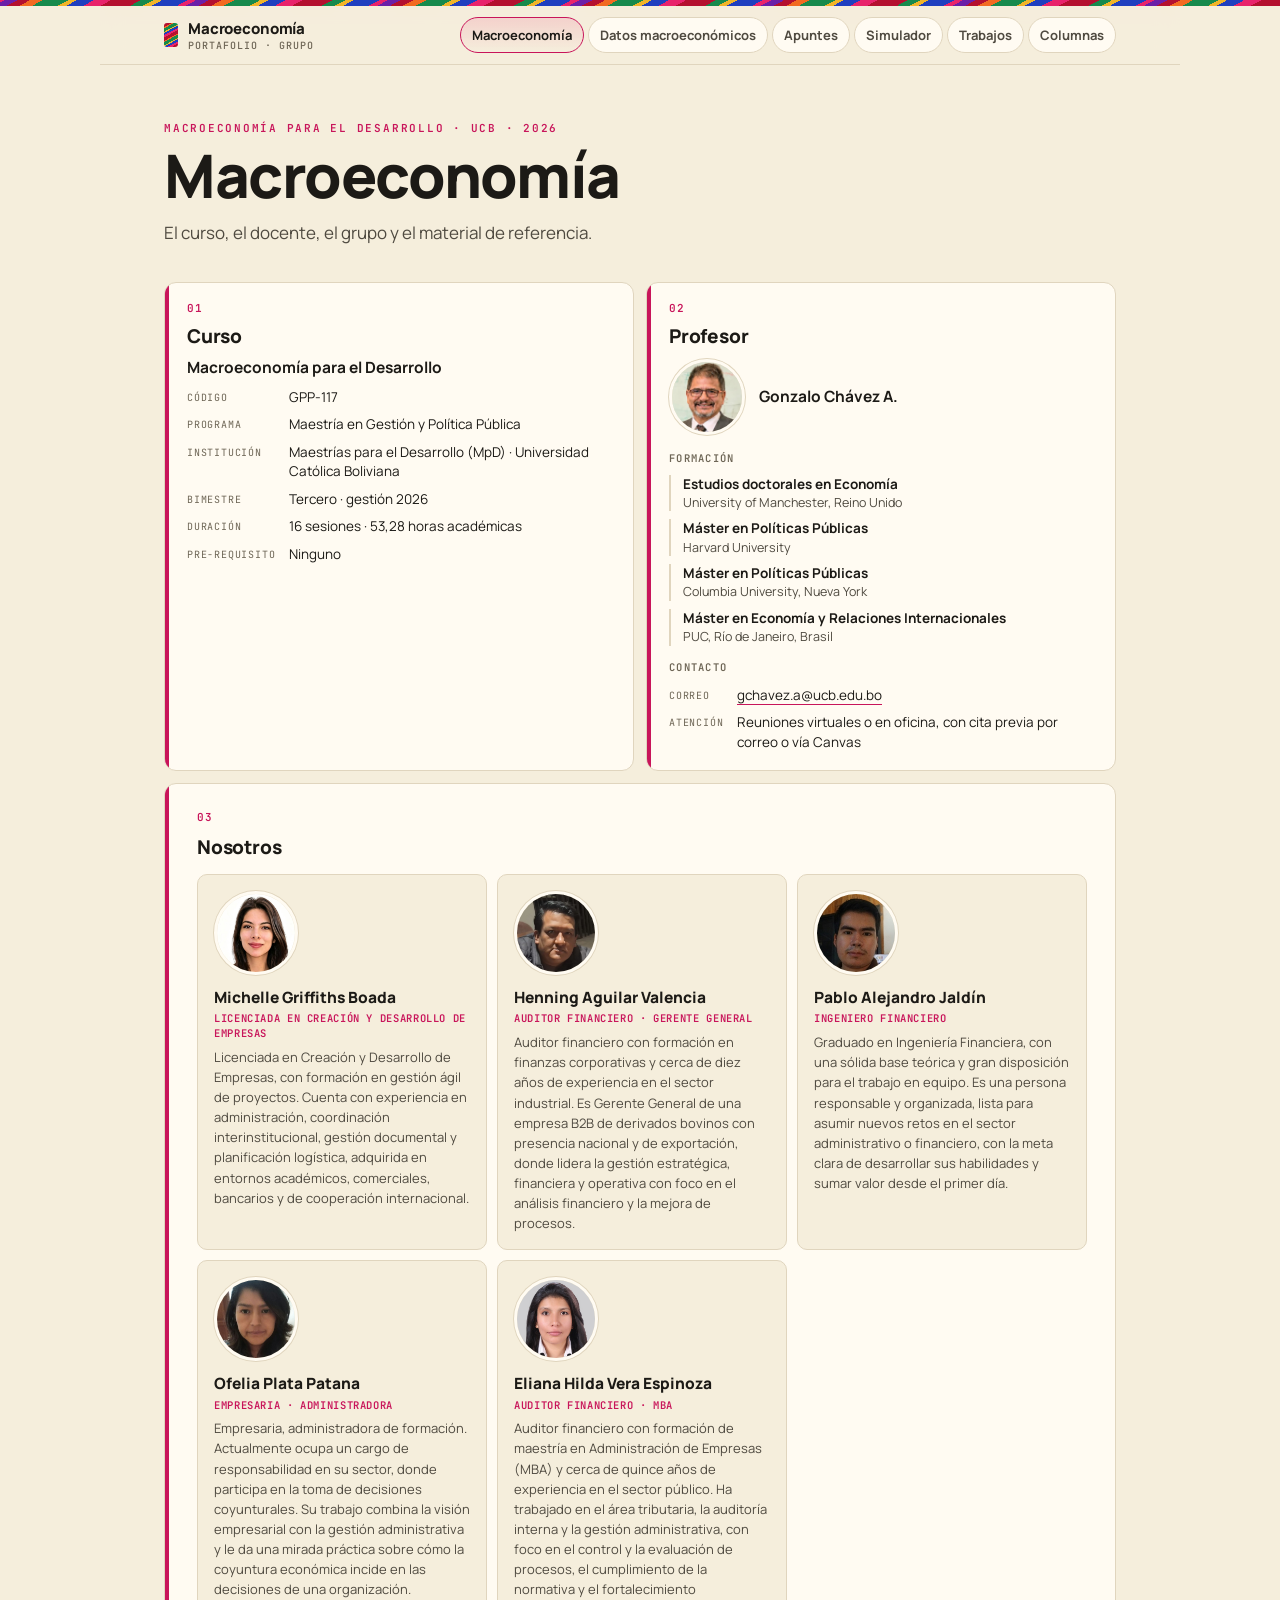
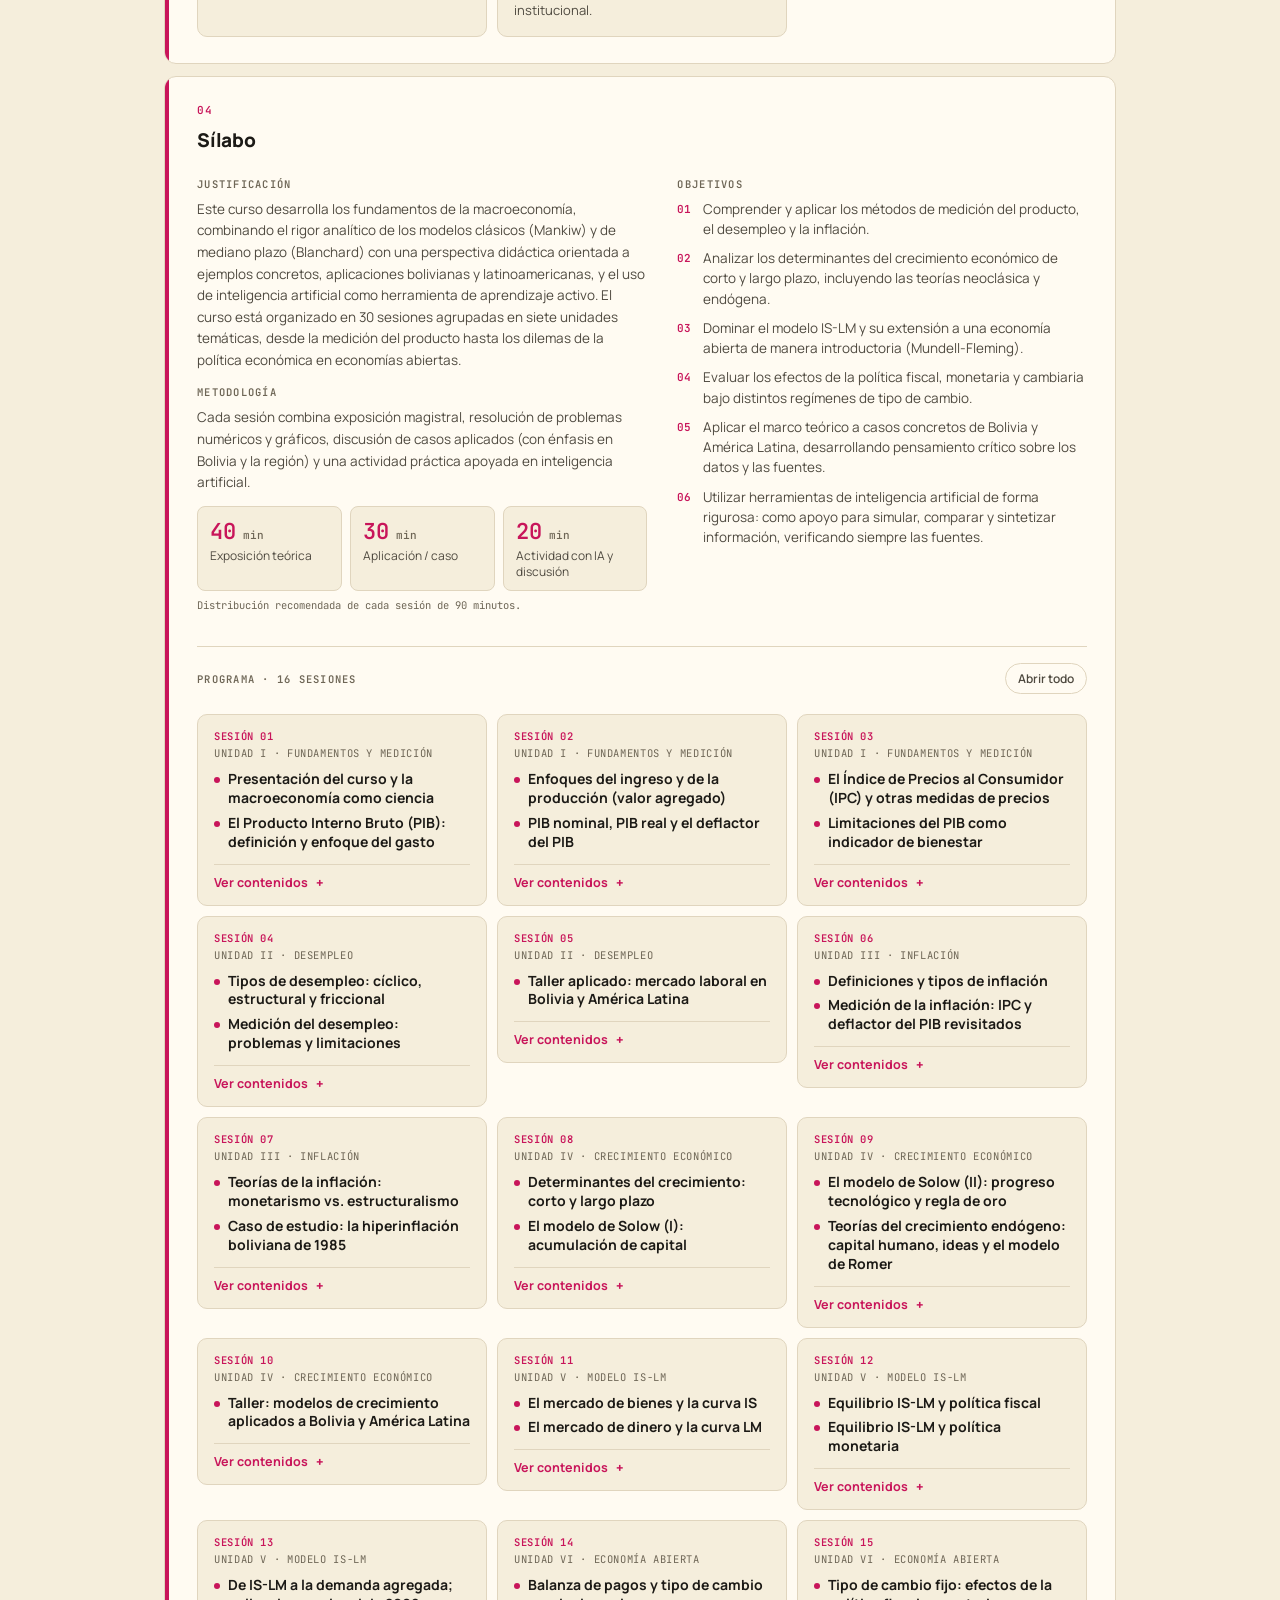
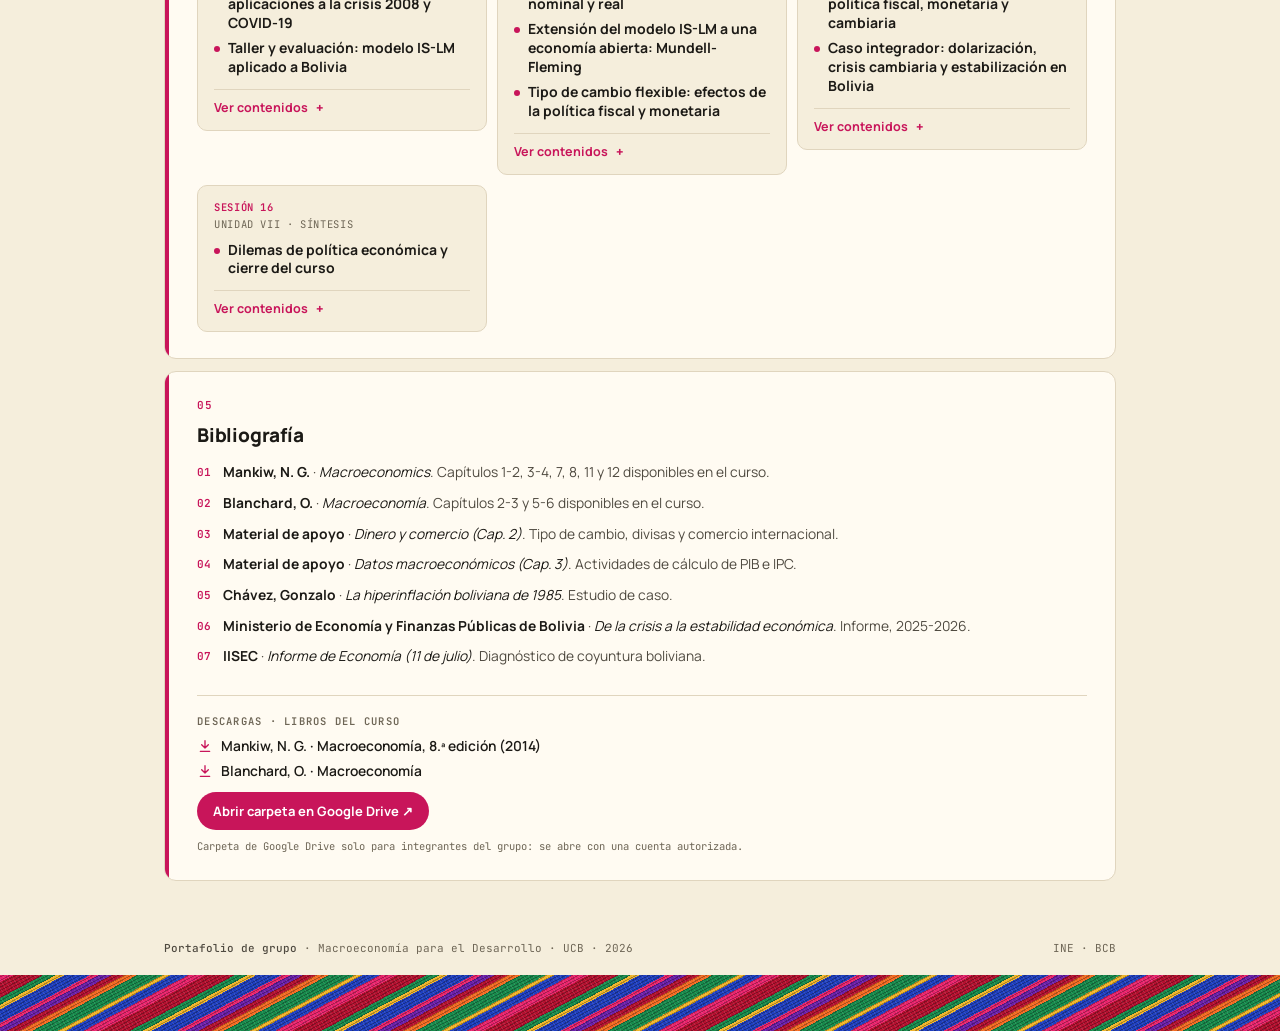
<file: index.html>
<!DOCTYPE html>
<html lang="es">
<head>
<meta charset="UTF-8">
<meta name="viewport" content="width=device-width, initial-scale=1.0, viewport-fit=cover">
<meta name="theme-color" content="#F5EEDC">
<title>Portafolio · Macroeconomía para el Desarrollo</title>
<meta name="description" content="Portafolio de grupo, Macroeconomía para el Desarrollo: información del curso, datos macroeconómicos de Bolivia, apuntes, lecturas, ejercicios, simulador IS-LM y trabajos.">
<link rel="preconnect" href="https://fonts.googleapis.com">
<link href="https://fonts.googleapis.com/css2?family=Manrope:wght@400;500;600;700;800&family=JetBrains+Mono:wght@500;600&display=swap" rel="stylesheet">
<link rel="stylesheet" href="assets/style.css">
<style>
  body{min-height:100vh}
  .poster{min-height:100vh;display:flex;flex-direction:column;overflow:visible}
  @media (min-width:1140px){.poster{margin:0 auto;box-shadow:none;max-width:none;background:transparent}.poster>*{max-width:1080px;margin-left:auto;margin-right:auto;width:100%}.poster>.aguayo{max-width:none}}
  /* nav */
  nav.top{position:sticky;top:0;z-index:20;background:rgba(245,238,220,.9);backdrop-filter:blur(12px);-webkit-backdrop-filter:blur(12px);border-bottom:1px solid var(--line)}
  nav.top .in{max-width:1080px;margin:0 auto;padding:0 var(--pad);display:flex;align-items:center;justify-content:space-between;gap:14px;height:58px}
  nav.top .brand{display:flex;align-items:center;gap:10px;font-weight:800;font-size:15px;letter-spacing:-.01em;text-decoration:none;color:var(--text);flex:0 0 auto}
  nav.top .brand i{display:inline-block;width:14px;height:24px;border-radius:3px;background:repeating-linear-gradient(-28deg,#B4102F 0 3px,#E8236B 3px 5px,#1F3FBF 5px 7px,#F0B429 7px 8px,#178A4C 8px 11px,#F26A21 11px 12px)}
  nav.top .brand small{display:block;font-family:'JetBrains Mono';font-weight:500;font-size:10px;color:var(--dim);letter-spacing:.1em;text-transform:uppercase}
  nav.top .tabs{margin:0;gap:4px;flex-wrap:nowrap;overflow-x:auto;scrollbar-width:none}
  nav.top .tabs::-webkit-scrollbar{display:none}
  nav.top .tabs button{flex:0 0 auto;min-width:0;padding:8px 11px;font-size:13px;border-radius:999px}
  @media (max-width:960px){nav.top .tabs{display:none}}
  nav.bottom{display:none;position:fixed;left:0;right:0;bottom:0;z-index:20;background:rgba(245,238,220,.96);backdrop-filter:blur(12px);-webkit-backdrop-filter:blur(12px);border-top:1px solid var(--line);padding-bottom:env(safe-area-inset-bottom)}
  nav.bottom .tabs{margin:0;gap:0;padding:6px 4px;flex-wrap:nowrap;overflow-x:auto;scrollbar-width:none}
  nav.bottom .tabs::-webkit-scrollbar{display:none}
  nav.bottom .tabs button{flex:1 0 56px;border:0;background:transparent;border-radius:10px;padding:8px 0;font-size:10px;font-weight:600;display:flex;flex-direction:column;align-items:center;gap:4px;color:var(--dim);min-width:0}
  nav.bottom .tabs button span{max-width:100%;white-space:nowrap;overflow:hidden;text-overflow:ellipsis}
  nav.bottom .tabs button svg{width:21px;height:21px;stroke:currentColor;fill:none;stroke-width:1.8;stroke-linecap:round;stroke-linejoin:round}
  nav.bottom .tabs button.on{color:var(--acento);background:rgba(200,21,90,.08)}
  @media (max-width:960px){nav.bottom{display:block}.poster{padding-bottom:72px}}
  /* views */
  .view{display:none;flex:1}.view.on{display:block;animation:fade .25s ease}
  @keyframes fade{from{opacity:0;transform:translateY(4px)}to{opacity:1;transform:none}}
  /* hero */
  .hero2{padding:clamp(28px,6vw,56px) var(--pad) clamp(18px,4vw,36px);display:grid;grid-template-columns:1.4fr 1fr;gap:24px;align-items:end}
  @media (max-width:720px){.hero2{grid-template-columns:1fr}}
  .hero2 .live{display:grid;grid-template-columns:1fr 1fr;gap:8px}
  .hero2 .live div{background:var(--card);border:1px solid var(--line);border-radius:10px;padding:10px 12px}
  .hero2 .live small{display:block;font-size:10px;letter-spacing:.08em;text-transform:uppercase;color:var(--muted);font-weight:600}
  .hero2 .live b{font-family:'JetBrains Mono';font-size:20px;font-weight:600}
  .hero2 .live b.bad{color:var(--bad)}.hero2 .live b.warn{color:var(--warn)}.hero2 .live b.ok{color:var(--ok)}
  .hero2 .live span{display:block;font-family:'JetBrains Mono';font-size:10px;color:var(--dim);margin-top:2px}
  /* macroeconomía cards */
  .mcards{display:grid;grid-template-columns:repeat(auto-fit,minmax(260px,1fr));gap:12px}
  .mcard{background:var(--card);border:1px solid var(--line);border-radius:12px;padding:18px 18px 18px 22px;display:flex;flex-direction:column;gap:8px;min-height:170px;position:relative;overflow:hidden;min-width:0}
  .mcard.wide{margin-top:12px;gap:10px;padding:clamp(18px,3vw,26px) clamp(18px,3vw,28px) clamp(18px,3vw,26px) clamp(22px,3.4vw,32px)}
  .mcard::before{content:"";position:absolute;left:0;top:0;bottom:0;width:4px;background:var(--acento)}
  .mcard .id{font-family:'JetBrains Mono';font-size:11px;color:var(--acento);font-weight:600;letter-spacing:.1em}
  .mcard h3{font-size:19px;font-weight:800;letter-spacing:-.01em;margin:0}
  .mcard p{font-size:13.5px}
  .mcard p.lead{font-size:15.5px;font-weight:700;color:var(--text);line-height:1.35}
  .prof{display:flex;align-items:center;gap:14px;margin:2px 0 4px}
  .prof .pph{width:76px;height:76px;flex:none;border-radius:50%;overflow:hidden;background:var(--bg2);border:3px solid var(--card);box-shadow:0 0 0 1px var(--line)}
  .prof .pph img{width:100%;height:100%;object-fit:cover;display:block}
  .edu{list-style:none;margin:0;padding:0;display:flex;flex-direction:column;gap:8px}
  .edu li{display:flex;flex-direction:column;gap:1px;padding-left:12px;border-left:2px solid var(--line)}
  .edu b{font-size:13.5px;font-weight:700;color:var(--text);line-height:1.35}
  .edu span{font-size:12.5px;color:var(--muted);line-height:1.4}
  .team{display:grid;grid-template-columns:repeat(auto-fill,minmax(250px,1fr));gap:10px;margin-top:4px;align-items:stretch}
  .mem{background:var(--bg);border:1px solid var(--line);border-radius:10px;padding:16px;display:flex;flex-direction:column;gap:6px;min-width:0}
  .mem .ph{width:84px;height:84px;border-radius:50%;overflow:hidden;background:var(--bg2);border:3px solid var(--card);box-shadow:0 0 0 1px var(--line);display:flex;align-items:center;justify-content:center;margin-bottom:6px}
  .mem .ph img{width:100%;height:100%;object-fit:cover;display:block}
  .mem .ph svg{width:40px;height:40px;fill:none;stroke:var(--dim);stroke-width:1.6;stroke-linecap:round}
  .mem h4{font-size:15.5px;font-weight:800;color:var(--text);line-height:1.3}
  .mem p{font-size:13px;line-height:1.55;color:var(--muted)}
  .mem .cargo{font-family:'JetBrains Mono';font-size:10.5px;letter-spacing:.06em;text-transform:uppercase;color:var(--acento);font-weight:600;line-height:1.4;margin-top:-2px}
  .mem p+p{margin-top:4px}
  .mem p.pend{font-family:'JetBrains Mono';font-size:11px;color:var(--dim)}
  .kv{display:grid;grid-template-columns:auto minmax(0,1fr);gap:8px 14px;margin-top:2px}
  .kv dt{font-family:'JetBrains Mono';font-size:10px;letter-spacing:.08em;text-transform:uppercase;color:var(--dim);padding-top:3px;white-space:nowrap}
  .kv dd{font-size:13.5px;color:var(--text);line-height:1.45;min-width:0}
  .kv dd a{color:var(--text);text-decoration:none;border-bottom:1px solid var(--acento);overflow-wrap:anywhere}
  .sub-h{font-family:'JetBrains Mono';font-size:10.5px;letter-spacing:.12em;text-transform:uppercase;color:var(--dim);font-weight:600;margin:14px 0 8px}
  .scols{display:grid;grid-template-columns:minmax(0,1.1fr) minmax(0,1fr);gap:8px 30px}
  .scols p{line-height:1.6}
  @media (max-width:760px){.scols{grid-template-columns:1fr}}
  .tiles{display:grid;grid-template-columns:repeat(3,minmax(0,1fr));gap:8px;margin-top:12px}
  .tiles div{background:var(--bg);border:1px solid var(--line);border-radius:8px;padding:10px 12px}
  .tiles b{display:block;font-family:'JetBrains Mono';font-size:22px;font-weight:600;color:var(--acento)}
  .tiles b small{font-size:11px;color:var(--dim);font-weight:500}
  .tiles span{display:block;font-size:12px;color:var(--muted);line-height:1.35;margin-top:2px}
  .mcard p.tiles-note{font-family:'JetBrains Mono';font-size:10.5px;color:var(--dim);margin-top:6px}
  ol.obj{list-style:none;counter-reset:o;display:flex;flex-direction:column;gap:9px}
  ol.obj li{counter-increment:o;display:grid;grid-template-columns:26px 1fr;font-size:13.5px;line-height:1.5;color:var(--muted)}
  ol.obj li::before{content:counter(o,decimal-leading-zero);font-family:'JetBrains Mono';font-size:11px;font-weight:600;color:var(--acento);padding-top:2px}
  .prog-h{display:flex;justify-content:space-between;align-items:center;gap:10px;margin:22px 0 10px;padding-top:16px;border-top:1px solid var(--line)}
  .openall{background:transparent;border:1px solid var(--line);color:var(--muted);font:600 12px 'Manrope';padding:6px 12px;border-radius:999px;cursor:pointer}
  .openall:hover{border-color:var(--acento);color:var(--text)}
  .ses-grid{display:grid;grid-template-columns:repeat(auto-fill,minmax(280px,1fr));gap:10px;align-items:start}
  .ses{background:var(--bg);border:1px solid var(--line);border-radius:10px;padding:14px 16px;min-width:0}
  .ses .top{font-family:'JetBrains Mono';font-size:10.5px;letter-spacing:.06em;text-transform:uppercase}
  .ses .top b,.ses .top span{display:block}
  .ses .top span{margin-top:3px}
  .ses .top b{color:var(--acento);font-weight:600}
  .ses .top span{color:var(--dim)}
  .ses .bl{list-style:none;padding:0;margin-top:10px;display:flex;flex-direction:column;gap:6px}
  .ses .bl li{font-size:14px;font-weight:700;color:var(--text);line-height:1.35;padding-left:14px;position:relative}
  .ses .bl li::before{content:"";position:absolute;left:0;top:7px;width:6px;height:6px;border-radius:50%;background:var(--acento)}
  .ses details{margin-top:12px;border-top:1px solid var(--line);padding-top:9px}
  .ses summary{cursor:pointer;font:700 12.5px 'Manrope';color:var(--acento);list-style:none;user-select:none}
  .ses summary::-webkit-details-marker{display:none}
  .ses summary::after{content:" +";font-family:'JetBrains Mono'}
  .ses details[open] summary::after{content:" −"}
  .blq{margin-top:12px}
  .blq+.blq{padding-top:12px;border-top:1px dashed var(--line)}
  .blq h5{font-size:13.5px;font-weight:700;color:var(--text);line-height:1.35}
  .blq p,.blq li{font-size:12.8px;line-height:1.5;color:var(--muted)}
  .blq ul{padding-left:16px;margin:2px 0 0}
  .blq li{margin-bottom:2px}
  .blq .lab{display:block;font-family:'JetBrains Mono';font-size:9.5px;letter-spacing:.1em;text-transform:uppercase;color:var(--dim);font-weight:600;margin:9px 0 2px}
  .blq .lab:first-child{margin-top:0;color:var(--acento)}
  .dl{margin-top:18px;padding-top:4px;border-top:1px solid var(--line)}
  .dl-list{list-style:none;padding:0;display:flex;flex-direction:column;gap:6px;margin-bottom:12px}
  .dl-list li{display:flex;align-items:center;gap:8px;font-size:13.8px;color:var(--text);font-weight:600}
  .dl-list svg{width:16px;height:16px;flex:0 0 auto;fill:none;stroke:var(--acento);stroke-width:2;stroke-linecap:round;stroke-linejoin:round}
  .dl-btn{display:inline-block;background:var(--acento);color:#fff;font:700 13px 'Manrope';padding:10px 16px;border-radius:999px;text-decoration:none}
  .dl-btn:hover{filter:brightness(1.08)}
  .mcard p.dl-note{font-family:'JetBrains Mono';font-size:10.5px;color:var(--dim);margin-top:8px}
  ol.bib{list-style:none;counter-reset:b;display:flex;flex-direction:column;gap:10px;margin-top:4px}
  ol.bib li{counter-increment:b;display:grid;grid-template-columns:26px 1fr;font-size:13.8px;line-height:1.5;color:var(--muted)}
  ol.bib li::before{content:counter(b,decimal-leading-zero);font-family:'JetBrains Mono';font-size:11px;font-weight:600;color:var(--acento);padding-top:2px}
  ol.bib b{color:var(--text);font-weight:700}
  ol.bib i{color:var(--text)}
  @media (max-width:560px){.tiles{grid-template-columns:1fr 1fr 1fr;gap:6px}.tiles div{padding:8px}.tiles b{font-size:18px}.tiles span{font-size:11px}}
  .soon{margin-top:auto;align-self:flex-start;font-family:'JetBrains Mono';font-size:10.5px;padding:3px 9px;border:1px dashed var(--line);border-radius:999px;color:var(--dim)}
  /* cuaderno */
  .sr{position:absolute;width:1px;height:1px;overflow:hidden;clip:rect(0 0 0 0);white-space:nowrap}
  .nb-head{display:flex;align-items:flex-end;justify-content:space-between;gap:10px 16px;flex-wrap:wrap;max-width:860px;margin:0 auto 12px}
  .nb-head .t{min-width:0}
  .nb-head .t small{display:block;font-family:'JetBrains Mono';font-size:11px;letter-spacing:.12em;text-transform:uppercase;color:var(--acento);font-weight:600;margin-bottom:3px}
  .nb-head .t b{display:block;font-size:clamp(17px,2.4vw,21px);font-weight:800;letter-spacing:-.01em}
  .nb-tools{display:flex;gap:8px;align-items:center;flex-wrap:wrap}
  .nb-tools select,.nb-tools a{background:var(--card);border:1px solid var(--line);color:var(--text);font:600 12.5px 'Manrope';padding:8px 12px;border-radius:999px;text-decoration:none;max-width:250px}
  .nb-tools select{cursor:pointer;appearance:none;-webkit-appearance:none;padding-right:30px;background-image:linear-gradient(45deg,transparent 50%,var(--dim) 50%),linear-gradient(135deg,var(--dim) 50%,transparent 50%);background-position:calc(100% - 16px) 52%,calc(100% - 11px) 52%;background-size:5px 5px;background-repeat:no-repeat}
  .nb-tools select:hover,.nb-tools a:hover{border-color:var(--acento)}
  .nb-stage{display:grid;grid-template-columns:52px minmax(0,860px) 52px;gap:16px;justify-content:center;align-items:start}
  .nb-page{perspective:2200px;min-width:0;touch-action:pan-y pinch-zoom;overflow:hidden;border-radius:10px}
  .nb-page img{display:block;width:100%;height:auto;border-radius:10px;background:var(--bg2);transform-origin:left center;backface-visibility:hidden;-webkit-user-select:none;user-select:none}
  .nb-side,.nb-nav button{display:flex;align-items:center;justify-content:center;gap:6px;background:var(--card);border:1px solid var(--line);color:var(--text);cursor:pointer;font:700 13px 'Manrope';transition:border-color .15s,color .15s}
  .nb-side{position:sticky;top:calc(50vh - 26px);margin-top:min(30vh,260px);width:52px;height:52px;border-radius:50%}
  .nb-side svg,.nb-nav svg{width:22px;height:22px;stroke:currentColor;fill:none;stroke-width:2.2;stroke-linecap:round;stroke-linejoin:round}
  .nb-side:hover:not(:disabled),.nb-nav button:hover:not(:disabled){border-color:var(--acento);color:var(--acento)}
  .nb-side:disabled,.nb-nav button:disabled{opacity:.35;cursor:default}
  .nb-nav{display:grid;grid-template-columns:auto 1fr auto;gap:14px;align-items:center;max-width:860px;margin:14px auto 0}
  .nb-nav button{padding:10px 16px 10px 12px;border-radius:999px}
  .nb-nav #nb-next{padding:10px 12px 10px 16px}
  .nb-pos{text-align:center;font-family:'JetBrains Mono';font-size:11.5px;color:var(--dim)}
  .nb-prog{height:4px;background:var(--line);border-radius:2px;overflow:hidden;margin-top:6px}
  .nb-prog i{display:block;height:100%;width:4%;background:var(--acento);transition:width .3s}
  @media (max-width:900px){.nb-stage{grid-template-columns:minmax(0,1fr)}.nb-side{display:none}}
  @media (max-width:560px){.nbsec{padding-left:6px;padding-right:6px}.nb-head,.nb-nav{padding:0 10px}.nb-page,.nb-page img{border-radius:6px}.nb-nav button{padding:10px 12px}.nb-nav #nb-next{padding:10px 12px}}
  /* apuntes cards */
  .notes{display:grid;grid-template-columns:repeat(auto-fill,minmax(250px,1fr));gap:12px}
  .note-card{background:var(--card);border:1px solid var(--line);border-radius:12px;padding:18px;cursor:pointer;transition:border-color .15s,transform .15s;display:flex;flex-direction:column;gap:8px;min-height:170px;text-decoration:none;color:inherit;position:relative;overflow:hidden}
  .note-card::before{content:"";position:absolute;left:0;top:0;bottom:0;width:4px;background:var(--acento);opacity:0;transition:opacity .15s}
  .note-card:hover,.note-card:focus-visible{border-color:var(--acento);transform:translateY(-2px)}
  .note-card:hover::before{opacity:1}
  .note-card .id{font-family:'JetBrains Mono';font-size:11px;color:var(--acento);font-weight:600;letter-spacing:.1em}
  .note-card h3{font-size:17px;font-weight:800;letter-spacing:-.01em;margin:0}
  .note-card p{font-size:13px;flex:1}
  .note-card .tags{display:flex;flex-wrap:wrap;gap:4px}
  .note-card .tags span{font-family:'JetBrains Mono';font-size:10px;padding:2px 8px;border:1px solid var(--line);border-radius:999px;color:var(--muted)}
  .note-card .tags span.i{border-color:rgba(26,98,192,.4);color:var(--azul)}
  /* viewer */
  .viewer{position:fixed;inset:0;z-index:40;background:var(--bg);display:none;flex-direction:column}
  .viewer.on{display:flex}
  .viewer .bar{display:flex;align-items:center;gap:10px;padding:10px var(--pad);border-bottom:1px solid var(--line);background:var(--bg2);height:52px}
  .viewer .bar b{font-size:14px;font-weight:700;flex:1;white-space:nowrap;overflow:hidden;text-overflow:ellipsis}
  .viewer .bar button,.viewer .bar a{background:transparent;border:1px solid var(--line);color:var(--muted);font:600 12px 'Manrope';padding:7px 12px;border-radius:999px;cursor:pointer;text-decoration:none;white-space:nowrap}
  .viewer .bar button:hover,.viewer .bar a:hover{border-color:var(--acento);color:var(--text)}
  .viewer iframe{flex:1;border:0;width:100%;background:var(--bg)}
  /* listas: trabajos, lecturas, ejercicios */
  .work{display:grid;grid-template-columns:120px 1fr;gap:14px;background:var(--card);border:1px solid var(--line);border-radius:12px;padding:16px 18px;margin-bottom:10px;align-items:start}
  .work.nodate{grid-template-columns:1fr}
  @media (max-width:560px){.work{grid-template-columns:1fr}}
  .work .d{font-family:'JetBrains Mono';font-size:12px;color:var(--acento);font-weight:600}
  .work .d small{display:block;color:var(--dim);font-weight:500;margin-top:3px}
  .work h3{font-size:16px;margin-bottom:4px}
  .work .by{font-family:'JetBrains Mono';font-size:11px;color:var(--dim);margin-bottom:6px}
  .work p{font-size:13.5px}
  .work .st{display:inline-block;font-family:'JetBrains Mono';font-size:10.5px;padding:2px 8px;border-radius:999px;border:1px solid;margin-top:8px}
  .work .st.entregado{color:var(--ok);border-color:rgba(15,122,69,.45)}.work .st.pendiente{color:var(--warn);border-color:rgba(154,95,0,.45)}.work .st.calificado{color:var(--azul);border-color:rgba(26,98,192,.45)}
  .work a{color:var(--text);font-size:13px;text-decoration:none;border-bottom:1px solid var(--acento);margin-left:8px}
  .work a.first{margin-left:0;display:inline-block;margin-top:8px}
  .work .btn{margin-top:8px;background:transparent;border:1px solid var(--line);color:var(--muted);font:600 12px 'Manrope';padding:6px 12px;border-radius:999px;cursor:pointer}
  .work .sol{display:none;margin-top:10px;padding-top:10px;border-top:1px solid var(--line);font-size:13.5px;color:var(--muted);line-height:1.55}
  .work.open .sol{display:block}
  .rgrid{display:grid;grid-template-columns:repeat(auto-fill,minmax(min(100%,420px),1fr));gap:12px}
  .rcard{background:var(--card);border:1px solid var(--line);border-radius:12px;padding:20px 20px 20px 24px;display:flex;flex-direction:column;gap:8px;position:relative;overflow:hidden;min-width:0}
  .rcard::before{content:"";position:absolute;left:0;top:0;bottom:0;width:4px;background:var(--acento)}
  .rcard .id{font-family:'JetBrains Mono';font-size:11px;color:var(--acento);font-weight:600;letter-spacing:.1em}
  .rcard h3{font-size:19px;font-weight:800;letter-spacing:-.01em;margin:0;line-height:1.25}
  .rcard .by{font-family:'JetBrains Mono';font-size:11px;color:var(--dim)}
  .rcard p{font-size:13.5px;line-height:1.55}
  .rfiles{display:flex;flex-direction:column;gap:8px;margin-top:6px}
  .rfile{display:grid;grid-template-columns:auto minmax(0,1fr) auto;gap:12px;align-items:center;background:var(--bg);border:1px solid var(--line);border-radius:10px;padding:12px 14px;text-decoration:none;color:inherit;transition:border-color .15s}
  .rfile:hover{border-color:var(--acento)}
  .rfile .ico{font-family:'JetBrains Mono';font-size:10px;font-weight:600;letter-spacing:.06em;color:#fff;background:var(--acento);border-radius:6px;padding:9px 7px}
  .rfile .tx{display:flex;flex-direction:column;gap:2px;min-width:0}
  .rfile small{font-family:'JetBrains Mono';font-size:10px;letter-spacing:.1em;text-transform:uppercase;color:var(--acento);font-weight:600}
  .rfile b{font-size:14px;font-weight:700;color:var(--text);line-height:1.3}
  .rfile em{font-style:normal;font-size:12px;color:var(--dim);line-height:1.4}
  .rfile .go{font-size:16px;color:var(--dim)}
  .rfile:hover .go{color:var(--acento)}
  .col-links{display:flex;gap:6px;flex-wrap:wrap;margin-top:14px}
  .col-links a{font:600 12.5px 'Manrope';color:var(--muted);text-decoration:none;border:1px solid var(--line);background:var(--card);border-radius:999px;padding:7px 13px}
  .col-links a:hover{border-color:var(--acento);color:var(--text)}
  .tjump button{font:600 12.5px 'Manrope';color:var(--muted);border:1px solid var(--line);background:var(--card);border-radius:999px;padding:7px 13px;cursor:pointer}
  .tjump button:hover{border-color:var(--acento);color:var(--text)}
  .tsec{scroll-margin-top:66px}
  .grp+.grp{margin-top:30px}
  .grp-h{display:flex;align-items:baseline;gap:6px 12px;flex-wrap:wrap;padding-bottom:10px;margin-bottom:14px;border-bottom:1px solid var(--line)}
  .grp-h .lbl{font-family:'JetBrains Mono';font-size:10.5px;letter-spacing:.1em;text-transform:uppercase;color:var(--acento);font-weight:600}
  .grp-h h3{font-size:20px;font-weight:800;letter-spacing:-.01em;margin:0;line-height:1.25}
  .grp-h .n{margin-left:auto;font-family:'JetBrains Mono';font-size:11px;color:var(--dim)}
  .col-filter{display:flex;gap:6px;flex-wrap:wrap;margin-bottom:14px}
  .col-filter button{font:600 12px 'Manrope';color:var(--muted);border:1px solid var(--line);background:transparent;border-radius:999px;padding:6px 12px;cursor:pointer}
  .col-filter button.on{background:var(--text);color:var(--bg);border-color:var(--text)}
  .colgrid{display:grid;grid-template-columns:repeat(auto-fill,minmax(min(100%,320px),1fr));gap:12px}
  .col{background:var(--card);border:1px solid var(--line);border-radius:12px;padding:18px 20px 18px 22px;display:flex;flex-direction:column;gap:8px;position:relative;overflow:hidden;min-width:0}
  .col::before{content:"";position:absolute;left:0;top:0;bottom:0;width:4px;background:var(--acento)}
  .col time{font-family:'JetBrains Mono';font-size:11px;color:var(--acento);font-weight:600;letter-spacing:.06em;text-transform:uppercase}
  .col h3{font-size:17px;font-weight:800;line-height:1.3;margin:0}
  .col h3 a{color:var(--text);text-decoration:none}
  .col h3 a:hover{text-decoration:underline;text-decoration-color:var(--acento)}
  .col p{font-size:13.5px;line-height:1.55;flex:1}
  .col .tags{display:flex;flex-wrap:wrap;gap:4px}
  .col .tags span{font-family:'JetBrains Mono';font-size:10px;padding:2px 8px;border:1px solid var(--line);border-radius:999px;color:var(--muted)}
  .col .reads{display:flex;gap:6px;flex-wrap:wrap;margin-top:4px;padding-top:10px;border-top:1px solid var(--line)}
  .col .reads a{font:700 12px 'Manrope';color:var(--text);text-decoration:none;border:1px solid var(--line);background:var(--bg);border-radius:999px;padding:6px 11px}
  .col .reads a:hover{border-color:var(--acento);color:var(--acento)}
  .empty{border:1px dashed var(--line);border-radius:12px;padding:24px;text-align:center;color:var(--dim);font-size:13.5px}
  .empty code{font-family:'JetBrains Mono';color:var(--muted)}
  /* simulador */
  .simframe{width:100%;border:0;display:block;min-height:600px;background:transparent}
  .simlink{display:inline-block;margin-top:14px;font-size:12.5px;color:var(--muted);text-decoration:none;border:1px solid var(--line);border-radius:999px;padding:7px 13px}
  .simlink:hover{border-color:var(--acento);color:var(--text)}
  /* datos */
  .stat.hoy{grid-template-columns:repeat(auto-fit,minmax(200px,1fr))}
  .stat.hoy em{display:block;font-style:normal;font-family:'JetBrains Mono';font-size:11px;color:var(--muted);margin-top:8px;padding-top:8px;border-top:1px solid var(--line)}
  table.evo th:not(:first-child),table.evo td:not(:first-child){text-align:right;white-space:nowrap}
  table.evo td.n{font-size:13.5px}
  table.evo th.now,table.evo td.now{background:rgba(26,98,192,.06)}
  table.evo td.now small{display:block;font-family:'JetBrains Mono';font-size:10px;color:var(--dim);font-weight:500}
  table.evo td:first-child small{display:block;font-weight:500;font-size:11px;color:var(--dim);margin-top:2px}
  @media (max-width:560px){.stat.hoy{grid-template-columns:1fr 1fr}.stat.hoy div{padding:12px}.stat.hoy span{font-size:10.5px}
    table.evo{font-size:12px}table.evo th,table.evo td{padding:9px 4px}table.evo th:first-child,table.evo td:first-child{padding-left:10px}table.evo th:last-child,table.evo td:last-child{padding-right:8px}
    table.evo th{font-size:9.5px;letter-spacing:.04em}table.evo td.n{font-size:11.5px}table.evo td:first-child{font-size:12px;line-height:1.25}table.evo td:first-child small{display:none}}
  .dgrid.sm{grid-template-columns:repeat(auto-fit,minmax(min(100%,420px),1fr))}
  .dnotes{display:grid;grid-template-columns:repeat(auto-fit,minmax(min(100%,420px),1fr));gap:12px}
  .dnotes .card h4{font-size:14px;margin-bottom:6px}
  .dnotes .card p{font-size:13px;line-height:1.55}
  .dnotes .card .src{margin-top:8px}
  .leg2{display:flex;gap:16px;flex-wrap:wrap;margin-top:10px;font-size:12px;color:var(--muted)}
  .leg2 .sw{display:inline-block;width:12px;height:12px;border-radius:3px;background:var(--azul);vertical-align:-2px;margin-right:6px}
  .leg2 .sw.proj{background:repeating-linear-gradient(45deg,var(--azul) 0 2px,transparent 2px 5px);box-shadow:inset 0 0 0 1.5px var(--azul)}
  .dtip{position:fixed;z-index:30;pointer-events:none;background:var(--text);color:var(--bg);font:600 12px 'Manrope';line-height:1.4;padding:7px 10px;border-radius:8px;opacity:0;transition:opacity .12s;max-width:240px}
  .dtip.on{opacity:1}
  .dtip small{display:block;font:500 10.5px 'JetBrains Mono';opacity:.75}
  details.dtab{margin-top:12px}
  details.dtab summary{cursor:pointer;font:700 12.5px 'Manrope';color:var(--acento);list-style:none}
  details.dtab summary::-webkit-details-marker{display:none}
  details.dtab summary::after{content:" +";font-family:'JetBrains Mono'}
  details.dtab[open] summary::after{content:" −"}
  .src a{color:var(--muted);text-decoration:none;border-bottom:1px solid var(--line)}
  .src a:hover{color:var(--text);border-color:var(--acento)}
  .dgrid{display:grid;grid-template-columns:repeat(auto-fit,minmax(300px,1fr));gap:12px}
  .chart-wrap{background:var(--card);border:1px solid var(--line);border-radius:12px;padding:14px}
  .chart-wrap h4{font-size:14px;font-weight:700;margin-bottom:8px;display:flex;justify-content:space-between;gap:8px;flex-wrap:wrap}
  .chart-wrap h4 span{font-family:'JetBrains Mono';font-size:11px;color:var(--muted);font-weight:500}
  .src{font-family:'JetBrains Mono';font-size:10.5px;color:var(--dim);margin-top:12px;line-height:1.6}
  .pill{display:inline-flex;align-items:center;gap:6px;font-family:'JetBrains Mono';font-size:11px;color:var(--ok);border:1px solid rgba(15,122,69,.4);border-radius:999px;padding:4px 10px}
  .pill::before{content:"";width:7px;height:7px;border-radius:50%;background:var(--ok)}
  .pill.off{color:var(--warn);border-color:rgba(154,95,0,.4)}.pill.off::before{background:var(--warn)}
  .fx{display:grid;grid-template-columns:repeat(auto-fill,minmax(110px,1fr));gap:8px}
  .fx div{background:var(--bg);border:1px solid var(--line);border-radius:8px;padding:8px 10px}
  .fx small{display:block;font-family:'JetBrains Mono';font-size:10px;color:var(--dim)}
  .fx b{font-family:'JetBrains Mono';font-size:14px;font-weight:600}
  .fx span{display:block;font-size:10.5px;color:var(--muted)}
</style>
</head>
<body>
<div class="poster">
  <div class="aguayo thin"></div>
  <nav class="top"><div class="in">
    <a class="brand" href="#macroeconomia"><i></i><div>Macroeconomía<small>Portafolio · Grupo</small></div></a>
    <div class="tabs" id="tabs-top"></div>
  </div></nav>

  <!-- 1 · MACROECONOMÍA -->
  <div class="view on" id="v-macroeconomia">
    <header class="hero2">
      <div>
        <div class="kicker">Macroeconomía para el Desarrollo · UCB · 2026</div>
        <h1 style="margin-top:10px">Macroeconomía</h1>
        <p class="sub">El curso, el docente, el grupo y el material de referencia.</p>
      </div>
    </header>
    <section style="border-top:0;padding-top:0"><div class="mcards" id="mcards"></div><div id="mequipo"></div><div id="msilabo"></div><div id="mbiblio"></div></section>
  </div>

  <!-- 2 · DATOS -->
  <div class="view" id="v-datos">
    <header class="hero2"><div><div class="kicker">INE · BCB</div><h1 style="margin-top:10px">Datos macroeconómicos</h1><p class="sub">Datos macroeconómicos al día de hoy.</p></div><div><span class="pill" id="dpill">cargando</span></div></header>

    <section style="border-top:0;padding-top:0">
      <div class="h2"><div class="num">01</div><h2>Hoy<small>El último dato publicado de cada indicador, comparado con el mismo período del año anterior.</small></h2></div>
      <div class="stat hoy" id="dhoy"></div>
    </section>

    <section>
      <div class="h2"><div class="num">02</div><h2>Evolución 2022–2026<small>Los mismos cinco años para los cuatro indicadores. 2022 a 2025 son cierres de año; 2026 es el último dato disponible.</small></h2></div>
      <div class="twrap"><table class="t evo" id="devo"></table></div>
      <div class="dgrid sm" style="margin-top:14px">
        <div class="chart-wrap"><h4>Crecimiento del PIB real <span>%</span></h4><canvas class="chart" id="c-pib"></canvas></div>
        <div class="chart-wrap"><h4>Inflación a 12 meses <span>%</span></h4><canvas class="chart" id="c-inf"></canvas></div>
        <div class="chart-wrap"><h4>Desocupación urbana <span>%</span></h4><canvas class="chart" id="c-emp"></canvas></div>
        <div class="chart-wrap"><h4>Dólar oficial <span>Bs por USD</span></h4><canvas class="chart" id="c-tc"></canvas></div>
      </div>
      <div class="leg2"><span><i class="sw"></i>Cierre de año</span><span><i class="sw proj"></i>2026: último dato disponible</span></div>
    </section>

    <section>
      <div class="h2"><div class="num">03</div><h2>Seguimiento 2026<small>Los dos indicadores que el BCB publica con más frecuencia. Se actualizan solos cada día.</small></h2></div>
      <div class="dgrid">
        <div class="chart-wrap"><h4>Inflación a 12 meses, mes a mes <span id="s-inf-sub">INE · %</span></h4><canvas class="chart" id="s-inf"></canvas></div>
        <div class="chart-wrap"><h4>Dólar oficial, día a día <span id="s-tc-sub">BCB · Bs por USD</span></h4><canvas class="chart" id="s-tc"></canvas></div>
      </div>
    </section>

    <section>
      <div class="h2"><div class="num">04</div><h2>Notas y fuentes<small>Cómo se lee cada dato y de dónde sale.</small></h2></div>
      <div class="dnotes" id="dnotas"></div>
    </section>
    <div class="dtip" id="dtip" role="status" aria-live="polite"></div>
  </div>

  <!-- 3 · APUNTES -->
  <div class="view" id="v-apuntes">
    <header class="hero2">
      <div>
        <div class="kicker">Cuaderno del curso</div>
        <h1 style="margin-top:10px">Apuntes</h1>
      </div>
    </header>
    <section class="nbsec" style="border-top:0;padding-top:0">
      <div class="nb" id="nb">
        <div class="nb-head">
          <div class="t"><small id="nb-tema">Tema 1</small><b id="nb-title">¿Qué es la Macroeconomía?</b></div>
          <div class="nb-tools">
            <label class="nb-jump"><span class="sr">Ir a una hoja</span><select id="nb-jump" aria-label="Ir a una hoja"></select></label>
            <a id="nb-zoom" href="apuntes/cuaderno/01-hoja-1.jpg" target="_blank" rel="noopener">Ampliar ↗</a>
          </div>
        </div>
        <div class="nb-stage">
          <button class="nb-side" id="nb-prev-side" aria-label="Hoja anterior"><svg viewBox="0 0 24 24"><path d="M15 5l-7 7 7 7"/></svg></button>
          <div class="nb-page" id="nb-page"><img id="nb-img" src="apuntes/cuaderno/01-hoja-1.jpg" width="1724" height="2519" loading="lazy" decoding="async" alt="Hoja 1 del cuaderno: ¿Qué es la Macroeconomía?"></div>
          <button class="nb-side" id="nb-next-side" aria-label="Hoja siguiente"><svg viewBox="0 0 24 24"><path d="M9 5l7 7-7 7"/></svg></button>
        </div>
        <div class="nb-nav">
          <button id="nb-prev" aria-label="Hoja anterior"><svg viewBox="0 0 24 24"><path d="M15 5l-7 7 7 7"/></svg><span>Anterior</span></button>
          <div class="nb-pos"><span id="nb-count" aria-live="polite">Hoja 1 de 25</span><div class="nb-prog"><i id="nb-prog"></i></div></div>
          <button id="nb-next" aria-label="Hoja siguiente"><span>Siguiente</span><svg viewBox="0 0 24 24"><path d="M9 5l7 7-7 7"/></svg></button>
        </div>
      </div>
    </section>
    <section>
      <div class="h2"><h2>Infografías interactivas<small>Toca una tarjeta para abrirla.</small></h2></div>
      <div class="notes" id="notes"></div>
    </section>
  </div>

  <!-- 6 · SIMULADOR -->
  <div class="view" id="v-simulador">
    <header class="hero2"><div><div class="kicker">Herramienta interactiva</div><h1 style="margin-top:10px">Simulador IS-LM</h1><p class="sub">La IS recoge el equilibrio del mercado de bienes; la LM, el del mercado de dinero. Su cruce fija producción (Y) y tasa de interés (i). Las políticas desplazan las curvas; los parámetros cambian su inclinación. E₀ es el equilibrio inicial y E₁ el nuevo.</p></div></header>
    <section style="border-top:0;padding-top:0">
      <iframe class="simframe" id="simframe" title="Simulador IS-LM" scrolling="no"></iframe>
      <a class="simlink" href="simulador/is-lm.html" target="_blank" rel="noopener">Abrir en pantalla completa ↗</a>
    </section>
  </div>

  <!-- 7 · TRABAJOS (lecturas, ejercicios y entregas) -->
  <div class="view" id="v-trabajos">
    <header class="hero2"><div><div class="kicker">Material y entregas del semestre</div><h1 style="margin-top:10px">Trabajos</h1><p class="sub">Lecturas del curso, ejercicios resueltos, simulaciones de Econland y trabajos entregados por el grupo.</p>
      <div class="col-links tjump"><button data-go="t-lecturas">Lecturas</button><button data-go="t-ejercicios">Ejercicios</button><button data-go="t-econland">Simulador Econland</button><button data-go="t-entregas">Entregas</button></div></div></header>
    <section class="tsec" id="t-lecturas" style="border-top:0;padding-top:0">
      <div class="h2"><div class="num">01</div><h2>Lecturas<small>Textos enviados para el curso.</small></h2></div>
      <div id="lects"></div>
    </section>
    <section class="tsec" id="t-ejercicios">
      <div class="h2"><div class="num">02</div><h2>Ejercicios<small>Prácticas resueltas por el grupo.</small></h2></div>
      <div id="exs"></div>
    </section>
    <section class="tsec" id="t-econland">
      <div class="h2"><div class="num">03</div><h2>Simulador Econland<small>Presentaciones e informes de las simulaciones, por equipo.</small></h2></div>
      <div id="econ"></div>
    </section>
    <section class="tsec" id="t-entregas">
      <div class="h2"><div class="num">04</div><h2>Entregas<small>Trabajos entregados, en orden cronológico.</small></h2></div>
      <div id="works"></div>
    </section>
  </div>

  <!-- 8 · COLUMNAS -->
  <div class="view" id="v-columnas">
    <header class="hero2"><div><div class="kicker" id="col-autor">Gonzalo Chávez Álvarez</div><h1 style="margin-top:10px">Columnas</h1><div class="col-links" id="col-links"></div></div></header>
    <section style="border-top:0;padding-top:0">
      <div class="col-filter" id="col-filter" role="group" aria-label="Filtrar por tema"></div>
      <div class="colgrid" id="cols"></div>
      <div class="src" id="col-src"></div>
    </section>
  </div>

  <footer><div><b id="f-name">Portafolio de grupo</b> · Macroeconomía para el Desarrollo · UCB · 2026</div><div id="f-right">INE · BCB</div></footer>
  <div class="aguayo"></div>
</div>

<nav class="bottom"><div class="tabs" id="tabs-bottom"></div></nav>

<div class="viewer" id="viewer">
  <div class="bar"><button id="v-close">← Volver</button><b id="v-title"></b><a id="v-open" target="_blank" rel="noopener">Abrir aparte ↗</a></div>
  <iframe id="v-frame" title="Infografía"></iframe>
</div>

<script>
(function(){
  const $=id=>document.getElementById(id);const f=(n,d)=>(n===null||n===undefined)?'—':Number(n).toFixed(d).replace('.',',');
  const css=n=>getComputedStyle(document.documentElement).getPropertyValue(n).trim();
  const esc=s=>String(s??'').replace(/&/g,'&amp;').replace(/</g,'&lt;').replace(/>/g,'&gt;').replace(/"/g,'&quot;');
  // [id, etiqueta, etiqueta corta (móvil), icono]
  const TABS=[['macroeconomia','Macroeconomía','Macro','<svg viewBox="0 0 24 24"><path d="M3 10l9-6 9 6"/><path d="M5 10v9M9.5 10v9M14.5 10v9M19 10v9M3 21h18"/></svg>'],
              ['datos','Datos macroeconómicos','Datos','<svg viewBox="0 0 24 24"><path d="M3 20h18"/><path d="M6 16V9M11 16V5M16 16v-7M21 16V11"/></svg>'],
              ['apuntes','Apuntes','Apuntes','<svg viewBox="0 0 24 24"><path d="M4 4h12l4 4v12H4z"/><path d="M8 12h8M8 16h8M16 4v4h4"/></svg>'],
              ['simulador','Simulador','Simulador','<svg viewBox="0 0 24 24"><path d="M4 6h10M18 6h2M4 12h4M12 12h8M4 18h12M20 18h0"/><circle cx="16" cy="6" r="2"/><circle cx="10" cy="12" r="2"/><circle cx="18" cy="18" r="2"/></svg>'],
              ['trabajos','Trabajos','Trabajos','<svg viewBox="0 0 24 24"><path d="M3 7h18v13H3z"/><path d="M8 7V4h8v3M3 12h18"/></svg>'],
              ['columnas','Columnas','Columnas','<svg viewBox="0 0 24 24"><path d="M4 5h13v14H6a2 2 0 01-2-2z"/><path d="M17 9h3v8a2 2 0 01-2 2"/><path d="M7 9h7M7 12h7M7 15h4"/></svg>']];
  const ALIAS={lecturas:'t-lecturas',ejercicios:'t-ejercicios',econland:'t-econland',entregas:'t-entregas'};
  function goSection(sec){const el=$(sec);if(el)setTimeout(()=>el.scrollIntoView({behavior:'smooth',block:'start'}),60);}
  function route(h,push){if(ALIAS[h]){show('trabajos',push);goSection(ALIAS[h]);return true;}if(TABS.some(t=>t[0]===h)){show(h,push);return true;}return false;}
  function show(id,push=true){document.querySelectorAll('.view').forEach(v=>v.classList.toggle('on',v.id==='v-'+id));
    document.querySelectorAll('[data-tab]').forEach(b=>b.classList.toggle('on',b.dataset.tab===id));
    const act=document.querySelector('#tabs-bottom [data-tab="'+id+'"]');if(act)act.scrollIntoView({block:'nearest',inline:'nearest'});
    if(push)history.replaceState(null,'','#'+id);window.scrollTo({top:0});
    if(id==='datos')setTimeout(()=>drawAll(),30);if(id==='simulador')loadSim();if(id==='apuntes')nbPreload();}
  $('tabs-top').innerHTML=TABS.map(t=>`<button data-tab="${t[0]}"><span>${t[1]}</span></button>`).join('');
  $('tabs-bottom').innerHTML=TABS.map(t=>`<button data-tab="${t[0]}">${t[3]}<span>${t[2]}</span></button>`).join('');
  document.querySelectorAll('[data-tab]').forEach(b=>b.addEventListener('click',()=>show(b.dataset.tab)));
  window.addEventListener('hashchange',()=>route(location.hash.slice(1),false));
  document.querySelectorAll('.tjump [data-go]').forEach(b=>b.addEventListener('click',()=>goSection(b.dataset.go)));

  // simulador: se carga al abrir la pestaña y ajusta su alto al contenido
  let simLoaded=false;
  function loadSim(){if(simLoaded)return;simLoaded=true;const fr=$('simframe');
    fr.addEventListener('load',()=>{try{const d=fr.contentDocument,el=d.querySelector('.simpage')||d.body;
      const fit=()=>{fr.style.height=Math.ceil(el.getBoundingClientRect().height)+'px';};fit();
      if('ResizeObserver' in window)new ResizeObserver(fit).observe(el);else fr.contentWindow.addEventListener('resize',fit);}catch(e){fr.style.height='1400px';}});
    fr.src='simulador/is-lm.html';}

  // cuaderno: una hoja a la vez, con flechas, teclado y deslizar en celular
  const NB={pages:[],i:0,busy:false,cache:{}};
  const nbImg=$('nb-img'),reduceMotion=window.matchMedia&&matchMedia('(prefers-reduced-motion: reduce)').matches;
  function nbLabel(p){return 'Tema '+p.pag;}
  function nbRender(){const n=NB.pages.length,p=NB.pages[NB.i];if(!p)return;
    nbImg.width=p.w;nbImg.height=p.h;nbImg.src=p.archivo;nbImg.alt='Hoja '+p.pag+' del cuaderno: '+p.titulo;
    $('nb-tema').textContent=nbLabel(p);$('nb-title').textContent=p.titulo;$('nb-zoom').href=p.archivo;
    $('nb-count').textContent='Hoja '+(NB.i+1)+' de '+n;$('nb-prog').style.width=((NB.i+1)/n*100)+'%';$('nb-jump').value=NB.i;
    ['nb-prev','nb-prev-side'].forEach(id=>$(id).disabled=NB.i===0);['nb-next','nb-next-side'].forEach(id=>$(id).disabled=NB.i===n-1);}
  function nbLoad(j){const p=NB.pages[j];if(!p)return Promise.resolve();
    if(!NB.cache[j]){const im=new Image();im.src=p.archivo;NB.cache[j]=(im.decode?im.decode():new Promise(r=>{im.onload=im.onerror=r;})).catch(()=>{});}
    return NB.cache[j];}
  function nbPreload(){if(!NB.pages.length||!$('v-apuntes').classList.contains('on'))return;nbLoad(NB.i+1);nbLoad(NB.i-1);}
  async function nbGo(j){const n=NB.pages.length;if(NB.busy||j<0||j>=n||j===NB.i)return;NB.busy=true;const dir=j>NB.i?1:-1;
    const top=$('nb').getBoundingClientRect().top;if(top<0)window.scrollTo({top:window.scrollY+top-72,behavior:'instant'});
    await nbLoad(j);
    const anim=!reduceMotion&&!!nbImg.animate;let out=null;
    try{
      if(anim)out=dir>0?nbImg.animate([{transform:'rotateY(0deg)',opacity:1},{transform:'rotateY(-75deg)',opacity:0}],{duration:300,easing:'cubic-bezier(.45,0,.75,.3)',fill:'forwards'})
                      :nbImg.animate([{opacity:1},{opacity:0}],{duration:120,fill:'forwards'});
      if(out)await out.finished;
      NB.i=j;nbRender();
      if(anim){const inn=dir>0?nbImg.animate([{opacity:0,transform:'scale(.985)'},{opacity:1,transform:'none'}],{duration:220,easing:'ease-out'})
                              :nbImg.animate([{transform:'rotateY(-75deg)',opacity:0},{transform:'rotateY(0deg)',opacity:1}],{duration:320,easing:'cubic-bezier(.2,.75,.3,1)'});
        if(out)out.cancel();await inn.finished;}
    }catch(e){if(out)out.cancel();NB.i=j;nbRender();}
    NB.busy=false;nbPreload();}
  function nbInit(pages){NB.pages=(pages||[]).filter(p=>p&&p.archivo);if(!NB.pages.length){$('nb').innerHTML='<div class="empty">Todavía no hay hojas del cuaderno.</div>';return;}
    $('nb-jump').innerHTML=NB.pages.map((p,k)=>`<option value="${k}">${esc(nbLabel(p))} · ${esc(p.titulo)}</option>`).join('');
    NB.i=0;nbRender();nbPreload();}
  ['nb-prev','nb-prev-side'].forEach(id=>$(id).addEventListener('click',()=>nbGo(NB.i-1)));
  ['nb-next','nb-next-side'].forEach(id=>$(id).addEventListener('click',()=>nbGo(NB.i+1)));
  $('nb-jump').addEventListener('change',e=>{const j=+e.target.value;$('nb-jump').value=NB.i;nbGo(j);});
  window.addEventListener('keydown',e=>{if(!$('v-apuntes').classList.contains('on')||$('viewer').classList.contains('on'))return;
    if(/^(INPUT|SELECT|TEXTAREA)$/.test((e.target&&e.target.tagName)||'')||e.altKey||e.ctrlKey||e.metaKey)return;
    if(e.key==='ArrowRight')nbGo(NB.i+1);else if(e.key==='ArrowLeft')nbGo(NB.i-1);});
  (function(){let t0=null;const pg=$('nb-page');
    pg.addEventListener('touchstart',e=>{if(e.touches.length!==1){t0=null;return;}const t=e.touches[0];t0={x:t.clientX,y:t.clientY,t:Date.now()};},{passive:true});
    pg.addEventListener('touchmove',e=>{if(e.touches.length>1)t0=null;},{passive:true});
    pg.addEventListener('touchend',e=>{if(!t0)return;const t=e.changedTouches[0],dx=t.clientX-t0.x,dy=t.clientY-t0.y,dt=Date.now()-t0.t;t0=null;
      if(window.visualViewport&&visualViewport.scale>1.05)return;
      if(Math.abs(dx)>50&&Math.abs(dx)>1.6*Math.abs(dy)&&dt<800)nbGo(NB.i+(dx<0?1:-1));},{passive:true});})();
  const initial=(location.hash||'#macroeconomia').slice(1);if(!route(initial,false))show('macroeconomia',false);

  // viewer
  function openNote(a){$('v-title').textContent=a.titulo;$('v-open').href=a.archivo;$('v-frame').src=a.archivo;$('viewer').classList.add('on');document.body.style.overflow='hidden';}
  function closeNote(){$('viewer').classList.remove('on');$('v-frame').src='about:blank';document.body.style.overflow='';}
  $('v-close').addEventListener('click',closeNote);window.addEventListener('keydown',e=>{if(e.key==='Escape')closeNote();});

  const link=(href,txt,first)=>`<a${first?' class="first"':''} href="${esc(href)}" target="_blank" rel="noopener">${esc(txt||'abrir archivo')} ↗</a>`;

  // columnas del docente
  const MESL=['enero','febrero','marzo','abril','mayo','junio','julio','agosto','septiembre','octubre','noviembre','diciembre'];
  const fechaL=s=>{const [y,m,d]=s.split('-').map(Number);return `${d} de ${MESL[m-1]} de ${y}`;};
  fetch('data/columnas.json',{cache:'no-store'}).then(r=>r.json()).then(C=>{
    $('col-autor').textContent=C.autor+' · docente del curso';
    $('col-links').innerHTML=(C.perfiles||[]).map(p=>`<a href="${esc(p.url)}" target="_blank" rel="noopener">${esc(p.nombre)} ↗</a>`).join('');
    const cols=(C.columnas||[]).slice().sort((a,b)=>b.fecha.localeCompare(a.fecha));
    const temas=[...new Set(cols.flatMap(c=>c.temas||[]))].map(x=>[x,cols.filter(c=>(c.temas||[]).includes(x)).length]).sort((a,b)=>b[1]-a[1]||a[0].localeCompare(b[0])).filter(x=>x[1]>1).map(x=>x[0]);
    let sel='';
    const draw=()=>{const vis=sel?cols.filter(c=>(c.temas||[]).includes(sel)):cols;
      $('cols').innerHTML=vis.map(c=>`<article class="col"><time datetime="${c.fecha}">${fechaL(c.fecha)}</time><h3><a href="${esc(c.enlaces[0].url)}" target="_blank" rel="noopener">${esc(c.titulo)}</a></h3><p>${esc(c.resumen)}</p><div class="tags">${(c.temas||[]).map(x=>`<span>${esc(x)}</span>`).join('')}</div><div class="reads">${c.enlaces.map(l=>`<a href="${esc(l.url)}" target="_blank" rel="noopener">Leer en ${esc(l.medio)} ↗</a>`).join('')}</div></article>`).join('');
      $('col-filter').querySelectorAll('button').forEach(b=>b.classList.toggle('on',b.dataset.t===sel));};
    $('col-filter').innerHTML=`<button data-t="">Todas (${cols.length})</button>`+temas.map(x=>`<button data-t="${esc(x)}">${esc(x)}</button>`).join('');
    $('col-filter').querySelectorAll('button').forEach(b=>b.addEventListener('click',()=>{sel=b.dataset.t;draw();}));
    draw();
    $('col-src').textContent=`${cols.length} columnas desde el ${fechaL(cols[cols.length-1].fecha)} · resúmenes del grupo · última revisión ${fechaL(C.actualizado)}`;
  }).catch(()=>{$('cols').innerHTML='<div class="empty">No se pudo leer <code>data/columnas.json</code>.</div>';});

  // macroeconomía: tarjetas con los datos del sílabo
  function renderMacro(M,integ){const C=M.curso||{},P=M.profesor||{},S=M.silabo||{},B=M.bibliografia||[];
    const kv=rows=>`<dl class="kv">${rows.map(([k,v])=>`<dt>${esc(k)}</dt><dd>${/^[^\s@]+@[^\s@]+\.[^\s@]+$/.test(v)?`<a href="mailto:${esc(v)}">${esc(v)}</a>`:esc(v)}</dd>`).join('')}</dl>`;
    const card=(n,t,body,cls='')=>`<div class="mcard ${cls}"><div class="id">${n}</div><h3>${t}</h3>${body}</div>`;
    $('mcards').innerHTML=
      card('01','Curso',`<p class="lead">${esc(C.nombre||'')}</p>${kv(C.datos||[])}`)+
      card('02','Profesor',`<div class="prof">${P.foto?`<div class="pph"><img src="${esc(P.foto)}" alt="Foto de ${esc(P.nombre||'')}" width="600" height="600"></div>`:''}<p class="lead">${esc(P.nombre||'')}</p></div>${(P.formacion||[]).length?`<div class="sub-h" style="margin:4px 0 2px">Formación</div><ul class="edu">${P.formacion.map(f=>`<li><b>${esc(f.titulo)}</b><span>${esc(f.institucion||'')}</span></li>`).join('')}</ul><div class="sub-h" style="margin:6px 0 2px">Contacto</div>`:''}${kv(P.datos||[])}`);
    const avatar='<svg viewBox="0 0 24 24" aria-hidden="true"><circle cx="12" cy="9" r="4"/><path d="M4.5 20c1.2-3.6 4-5.5 7.5-5.5s6.3 1.9 7.5 5.5"/></svg>';
    const mem=m=>{m=typeof m==='string'?{nombre:m}:m;return `<div class="mem"><div class="ph">${m.foto?`<img src="${esc(m.foto)}" alt="Foto de ${esc(m.nombre)}" loading="lazy" width="600" height="600">`:avatar}</div><h4>${esc(m.nombre)}</h4>${m.cargo?`<div class="cargo">${esc(m.cargo)}</div>`:''}${m.perfil?m.perfil.split(/\n\s*\n/).map(t=>`<p>${esc(t)}</p>`).join(''):'<p class="pend">Perfil por completar</p>'}</div>`;};
    $('mequipo').innerHTML=card('03','Nosotros',`<div class="team">${integ.map(mem).join('')}</div>`,'wide');
    const prog=S.programa||[];
    const ses=s=>`<div class="ses"><div class="top"><b>Sesión ${String(s.n).padStart(2,'0')}</b><span>Unidad ${esc((s.unidades||[]).join(' / '))}</span></div>
      <ul class="bl">${s.bloques.map(b=>`<li>${esc(b.titulo)}</li>`).join('')}</ul>
      <details><summary>Ver contenidos</summary>${s.bloques.map((b,k)=>`<div class="blq">${s.bloques.length>1?`<span class="lab">Bloque ${k+1}</span>`:''}<h5>${esc(b.titulo)}</h5>
        <span class="lab">Objetivo</span><p>${esc(b.objetivo)}</p>
        <span class="lab">Contenidos</span><ul>${b.contenidos.map(x=>`<li>${esc(x)}</li>`).join('')}</ul>
        <span class="lab">Lecturas</span><p>${esc(b.lecturas)}</p>
        <span class="lab">Aplicación Bolivia / América Latina</span><p>${esc(b.aplicacion)}</p>
        <span class="lab">Actividad con IA</span><p>${esc(b.actividad_ia)}</p></div>`).join('')}</details></div>`;
    $('msilabo').innerHTML=card('04','Sílabo',`
      <div class="scols"><div>
        <div class="sub-h">Justificación</div><p>${esc(S.justificacion||'')}</p>
        <div class="sub-h">Metodología</div><p>${esc(S.metodologia||'')}</p>
        <div class="tiles">${(S.sesion_tipo||[]).map(t=>`<div><b>${t.min}<small> min</small></b><span>${esc(t.actividad)}</span></div>`).join('')}</div>
        <p class="tiles-note">Distribución recomendada de cada sesión de 90 minutos.</p>
      </div><div>
        <div class="sub-h">Objetivos</div><ol class="obj">${(S.objetivos||[]).map(o=>`<li>${esc(o)}</li>`).join('')}</ol>
      </div></div>
      <div class="prog-h"><div class="sub-h" style="margin:0">Programa · ${prog.length} sesiones</div><button class="openall" id="openall">Abrir todo</button></div>
      <div class="ses-grid">${prog.map(ses).join('')}</div>`,'wide');
    const D=M.descargas;
    const dl=D&&D.enlace?`<div class="dl"><div class="sub-h">Descargas · ${esc(D.titulo||'')}</div>
      <ul class="dl-list">${(D.items||[]).map(x=>`<li><svg viewBox="0 0 24 24" aria-hidden="true"><path d="M12 4v11M7 10l5 5 5-5M5 20h14"/></svg>${esc(x)}</li>`).join('')}</ul>
      <a class="dl-btn" href="${esc(D.enlace)}" target="_blank" rel="noopener">Abrir carpeta en Google Drive ↗</a>${D.nota?`<p class="dl-note">${esc(D.nota)}</p>`:''}</div>`:'';
    $('mbiblio').innerHTML=card('05','Bibliografía',`<ol class="bib">${B.map(b=>`<li><div><b>${esc(b.autor)}</b> · <i>${esc(b.obra)}</i>${b.detalle?`. ${esc(b.detalle)}`:''}</div></li>`).join('')}</ol>${dl}`,'wide');
    const oa=$('openall');if(oa)oa.addEventListener('click',()=>{const ds=[...document.querySelectorAll('#msilabo details')];const open=!ds.every(d=>d.open);ds.forEach(d=>d.open=open);oa.textContent=open?'Cerrar todo':'Abrir todo';});
  }

  // contenido
  fetch('data/contenido.json',{cache:'no-store'}).then(r=>r.json()).then(c=>{
    // 1 · Macroeconomía
    renderMacro(c.macroeconomia||{},c.integrantes||[]);
    // 3 · Apuntes
    nbInit(c.cuaderno);
    $('notes').innerHTML=c.apuntes.map((a,i)=>`<a class="note-card" href="${a.archivo}" data-i="${i}"><div class="id">${a.unidad}${a.sesiones?' · '+a.sesiones:''}</div><h3>${a.titulo}</h3><p>${a.resumen}</p><div class="tags">${(a.interactivo||[]).map(t=>`<span class="i">${t}</span>`).join('')}</div></a>`).join('');
    $('notes').querySelectorAll('.note-card').forEach(el=>el.addEventListener('click',e=>{e.preventDefault();openNote(c.apuntes[+el.dataset.i]);}));
    // 4 · Lecturas
    const ls=c.lecturas||[];
    const fileA=f=>`<a class="rfile" href="${esc(f.archivo)}" target="_blank" rel="noopener"${/\.pdf$/i.test(f.archivo)?'':' download'}><span class="ico">${esc((f.archivo.split('.').pop()||'').toUpperCase())}</span><span class="tx"><small>${esc(f.tipo||'Archivo')}</small><b>${esc(f.nombre||'')}</b>${f.detalle?`<em>${esc(f.detalle)}</em>`:''}</span><span class="go" aria-hidden="true">${/\.pdf$/i.test(f.archivo)?'↗':'↓'}</span></a>`;
    const rcard=(l,i,tipo)=>{const fs=l.archivos||(l.archivo?[{tipo:tipo,nombre:l.titulo,archivo:l.archivo}]:[]);
      return `<div class="rcard"><div class="id">${String(i+1).padStart(2,'0')}</div><h3>${esc(l.titulo)}</h3>${l.autor?`<div class="by">${esc(l.autor)}</div>`:''}${l.meta?`<div class="by">${esc(l.meta)}</div>`:''}${l.descripcion?`<p>${esc(l.descripcion)}</p>`:''}<div class="rfiles">${fs.map(fileA).join('')}</div></div>`;};
    $('lects').innerHTML=ls.length?`<div class="rgrid">${ls.map((l,i)=>rcard(l,i,'Lectura')).join('')}</div>`:'<div class="empty">Próximamente: aquí estarán las lecturas del curso.</div>';
    // 5 · Ejercicios
    const es=c.ejercicios||[];
    $('exs').innerHTML=es.length?`<div class="rgrid">${es.map((e,i)=>rcard(e,i,'Práctica')).join('')}</div>`:'<div class="empty">Próximamente: aquí estarán las prácticas resueltas en clase.</div>';
    // 6 · Simulador Econland (por equipo)
    const ECON_U={'Presentación':['presentación','presentaciones'],'Informe':['informe','informes']};
    const econCount=ss=>{const n={};ss.forEach(x=>{const t=((x.archivos||[])[0]||{}).tipo||'';n[t]=(n[t]||0)+1;});return Object.entries(n).map(([t,k])=>{const u=ECON_U[t]||['trabajo','trabajos'];return k+' '+u[k===1?0:1];}).join(' · ');};
    const eg=((c.econland||{}).grupos)||[];
    $('econ').innerHTML=eg.length?eg.map(g=>{const ss=g.simulaciones||[];return `<div class="grp"><div class="grp-h"><span class="lbl">Equipo</span><h3>${esc(g.nombre)}</h3><span class="n">${esc(econCount(ss))}</span></div><div class="rgrid">${ss.map((s,i)=>rcard(s,i,'Presentación')).join('')}</div></div>`;}).join(''):'<div class="empty">Próximamente: aquí estarán las simulaciones de Econland.</div>';
    $('exs').querySelectorAll('.btn').forEach(b=>b.addEventListener('click',()=>{const w=b.closest('.work');w.classList.toggle('open');b.textContent=w.classList.contains('open')?'Ocultar solución':'Ver solución';}));
    // 7 · Trabajos
    const ws=(c.trabajos||[]).slice().sort((a,b)=>b.fecha.localeCompare(a.fecha));
    $('works').innerHTML=ws.length?ws.map(w=>`<div class="work"><div class="d">${w.fecha}<small>${w.tipo||''}</small></div><div><h3>${w.titulo}</h3><p>${w.descripcion||''}</p><span class="st ${w.estado||'pendiente'}">${w.estado||'pendiente'}</span>${w.archivo?`<a href="${w.archivo}" target="_blank" rel="noopener">abrir archivo ↗</a>`:''}${w.nota?` <span class="st calificado">nota ${w.nota}</span>`:''}</div></div>`).join(''):'<div class="empty">Todavía no hay trabajos.</div>';
  }).catch(()=>{$('mcards').innerHTML='<div class="empty">No se pudo leer <code>data/contenido.json</code>. Abre el portafolio desde un servidor (GitHub Pages).</div>';});

  // datos
  let D=null,I=null;const MES=['ene','feb','mar','abr','may','jun','jul','ago','sep','oct','nov','dic'];
  const MESL2=['enero','febrero','marzo','abril','mayo','junio','julio','agosto','septiembre','octubre','noviembre','diciembre'];
  const tip=$('dtip');
  function showTip(e,html){tip.innerHTML=html;tip.classList.add('on');const x=Math.min(e.clientX+14,window.innerWidth-tip.offsetWidth-8),y=Math.max(8,e.clientY-tip.offsetHeight-12);tip.style.left=x+'px';tip.style.top=y+'px';}
  function hideTip(){tip.classList.remove('on');}
  function rrect(ctx,x,y,w,h,r,up){r=Math.min(r,Math.abs(h)/2,w/2);ctx.beginPath();if(up){ctx.moveTo(x,y+h);ctx.lineTo(x,y+r);ctx.quadraticCurveTo(x,y,x+r,y);ctx.lineTo(x+w-r,y);ctx.quadraticCurveTo(x+w,y,x+w,y+r);ctx.lineTo(x+w,y+h);}else{ctx.moveTo(x,y);ctx.lineTo(x,y+h-r);ctx.quadraticCurveTo(x,y+h,x+r,y+h);ctx.lineTo(x+w-r,y+h);ctx.quadraticCurveTo(x+w,y+h,x+w,y+h-r);ctx.lineTo(x+w,y);}ctx.closePath();}
  function setup(cv,ratio,maxH){const ctx=cv.getContext('2d');const r=cv.parentElement.getBoundingClientRect();const W=Math.max(260,Math.floor(r.width)-28),H=Math.round(Math.min(W*ratio,maxH)),dpr=window.devicePixelRatio||1;
    cv.width=W*dpr;cv.height=H*dpr;cv.style.height=H+'px';ctx.setTransform(dpr,0,0,dpr,0,0);ctx.clearRect(0,0,W,H);return [ctx,W,H];}
  const fmtU=(v,o)=>o.unit==='Bs'?'Bs '+f(v,2):f(v,o.dec??1)+'%';
  // barras anuales: mismos cinco años para todos los indicadores; el último va rayado (dato parcial)
  function yearBars(cv,items,o){const [ctx,W,H]=setup(cv,0.46,230);const color=css('--azul');
    const vals=items.map(x=>x.v);let mx=Math.max(...vals,0),mn=Math.min(...vals,0);const span=(mx-mn)||1;mx+=span*0.16;if(mn<0)mn-=span*0.16;
    const pad={l:40,r:6,t:8,b:24};const Y=v=>pad.t+(mx-v)/(mx-mn)*(H-pad.t-pad.b);const bw=(W-pad.l-pad.r)/items.length;
    ctx.font='500 9.5px JetBrains Mono';ctx.strokeStyle=css('--line');ctx.lineWidth=1;ctx.fillStyle=css('--dim');ctx.textAlign='right';
    const raw=span/4,mag=Math.pow(10,Math.floor(Math.log10(raw))),step=[1,2,2.5,5,10].map(s=>s*mag).find(s=>s>=raw);
    for(let v=Math.ceil(mn/step)*step;v<=mx+1e-9;v+=step){const y=Y(v);ctx.beginPath();ctx.moveTo(pad.l,y);ctx.lineTo(W-pad.r,y);ctx.stroke();ctx.fillText(o.unit==='Bs'?f(v,0):f(v,step<1?1:0)+'%',pad.l-5,y+3);}
    ctx.strokeStyle='#8C8373';ctx.beginPath();ctx.moveTo(pad.l,Y(0));ctx.lineTo(W-pad.r,Y(0));ctx.stroke();
    items.forEach((x,i)=>{const w=Math.min(bw*0.56,52),x0=pad.l+i*bw+(bw-w)/2,v=x.v,y0=Y(Math.max(v,0)),y1=Y(Math.min(v,0)),h=Math.max(1.5,y1-y0);
      rrect(ctx,x0,y0,w,h,4,v>=0);
      if(x.parcial){ctx.save();ctx.clip();ctx.strokeStyle=color;ctx.lineWidth=2;for(let k=-H;k<w+H;k+=6){ctx.beginPath();ctx.moveTo(x0+k,y1+2);ctx.lineTo(x0+k+(y1-y0)+4,y0-2);ctx.stroke();}ctx.restore();rrect(ctx,x0+.75,y0+.75,w-1.5,h-1.5,4,v>=0);ctx.strokeStyle=color;ctx.lineWidth=1.5;ctx.stroke();}
      else{ctx.fillStyle=color;ctx.fill();}
      ctx.fillStyle=css('--text');ctx.font='600 10.5px JetBrains Mono';ctx.textAlign='center';ctx.fillText(fmtU(v,o),x0+w/2,v>=0?y0-5:y1+12);
      ctx.fillStyle=css('--dim');ctx.font='500 10px JetBrains Mono';ctx.fillText(x.a+(x.parcial?'*':''),x0+w/2,H-7);});
    cv.onmousemove=e=>{const rc=cv.getBoundingClientRect();const i=Math.floor((e.clientX-rc.left-pad.l)/bw);const x=items[i];if(!x){hideTip();return;}showTip(e,`${x.a} · ${fmtU(x.v,o)}<small>${esc(x.det)}</small>`);};
    cv.onmouseleave=hideTip;cv.onclick=cv.onmousemove;}
  // inflación mensual (últimos 24 meses)
  function monthBars(cv,rows){const [ctx,W,H]=setup(cv,0.46,230);const color=css('--acento');
    const vals=rows.map(x=>x.interanual);const mx=Math.max(...vals,1)*1.08,mn=Math.min(...vals,0);const pad={l:36,r:6,t:8,b:24};
    const Y=v=>pad.t+(mx-v)/(mx-mn||1)*(H-pad.t-pad.b);const bw=(W-pad.l-pad.r)/rows.length;
    ctx.strokeStyle=css('--line');ctx.lineWidth=1;ctx.font='500 9.5px JetBrains Mono';ctx.fillStyle=css('--dim');ctx.textAlign='right';
    const step=(mx-mn)>15?5:(mx-mn)>6?2:1;for(let v=Math.ceil(mn/step)*step;v<=mx;v+=step){const y=Y(v);ctx.beginPath();ctx.moveTo(pad.l,y);ctx.lineTo(W-pad.r,y);ctx.stroke();ctx.fillText(v+'%',pad.l-5,y+3);}
    rows.forEach((x,i)=>{const v=x.interanual,x0=pad.l+i*bw+bw*0.15,w=bw*0.7,y0=Y(Math.max(v,0)),y1=Y(Math.min(v,0));rrect(ctx,x0,y0,w,Math.max(1,y1-y0),2,v>=0);ctx.fillStyle=color;ctx.fill();
      if(x.periodo.endsWith('-01')||i===rows.length-1){ctx.fillStyle=css('--dim');ctx.textAlign='center';ctx.fillText(x.periodo.endsWith('-01')?String(x.anio):MES[+x.periodo.slice(5)-1]+' '+String(x.anio).slice(2),x0+w/2,H-7);}});
    const last=rows[rows.length-1];ctx.fillStyle=css('--text');ctx.font='600 10.5px JetBrains Mono';ctx.textAlign='right';ctx.fillText(f(last.interanual,2)+'%',W-pad.r,Y(last.interanual)-5);
    cv.onmousemove=e=>{const rc=cv.getBoundingClientRect();const x=rows[Math.floor((e.clientX-rc.left-pad.l)/bw)];if(!x){hideTip();return;}showTip(e,`${x.mes} ${x.anio} · ${f(x.interanual,2)}%<small>mensual ${f(x.mensual,2)}% · acumulada en el año ${f(x.acumulada,2)}%</small>`);};
    cv.onmouseleave=hideTip;cv.onclick=cv.onmousemove;}
  // dólar oficial día a día en 2026
  function fxLine(cv,pts){const [ctx,W,H]=setup(cv,0.46,230);
    const pad={l:36,r:10,t:10,b:24};const t0=+new Date(pts[0].fecha),t1=+new Date(pts[pts.length-1].fecha);const vs=pts.map(p=>p.oficial);const mn=Math.floor(Math.min(...vs)-0.3),mx=Math.ceil(Math.max(...vs)+0.3);
    const X=t=>pad.l+(t-t0)/((t1-t0)||1)*(W-pad.l-pad.r),Y=v=>pad.t+(mx-v)/((mx-mn)||1)*(H-pad.t-pad.b);
    ctx.strokeStyle=css('--line');ctx.lineWidth=1;ctx.font='500 9.5px JetBrains Mono';ctx.fillStyle=css('--dim');ctx.textAlign='right';
    const st=(mx-mn)>4?1:0.5;for(let v=mn;v<=mx+1e-9;v+=st){ctx.beginPath();ctx.moveTo(pad.l,Y(v));ctx.lineTo(W-pad.r,Y(v));ctx.stroke();ctx.fillText(f(v,st<1?1:0),pad.l-5,Y(v)+3);}
    ctx.beginPath();ctx.strokeStyle=css('--acento');ctx.lineWidth=2;pts.forEach((p,i)=>{const x=X(+new Date(p.fecha)),y=Y(p.oficial);i?ctx.lineTo(x,y):ctx.moveTo(x,y);});ctx.stroke();
    ctx.fillStyle=css('--acento');pts.forEach(p=>{ctx.beginPath();ctx.arc(X(+new Date(p.fecha)),Y(p.oficial),2.5,0,7);ctx.fill();});
    const L=pts[pts.length-1];ctx.beginPath();ctx.arc(X(t1),Y(L.oficial),4.5,0,7);ctx.fill();
    ctx.fillStyle=css('--text');ctx.font='600 10.5px JetBrains Mono';ctx.textAlign='right';ctx.fillText('Bs '+f(L.oficial,2),W-pad.r,Y(L.oficial)-8);
    const fd=s=>{const [y,m,d]=s.split('-');return `${+d} ${MES[+m-1]}`;};ctx.fillStyle=css('--dim');ctx.font='500 9.5px JetBrains Mono';ctx.textAlign='left';ctx.fillText(fd(pts[0].fecha),pad.l,H-7);ctx.textAlign='right';ctx.fillText(fd(L.fecha),W-pad.r,H-7);
    cv.onmousemove=e=>{const rc=cv.getBoundingClientRect();const t=t0+(e.clientX-rc.left-pad.l)/(W-pad.l-pad.r)*(t1-t0);let b=pts[0];pts.forEach(p=>{if(Math.abs(+new Date(p.fecha)-t)<Math.abs(+new Date(b.fecha)-t))b=p;});showTip(e,`${fd(b.fecha)} · Bs ${f(b.oficial,2)}`);};
    cv.onmouseleave=hideTip;cv.onclick=cv.onmousemove;}
  // series anuales armadas con los mismos años
  function series(){if(!I||!D)return null;const A=I.anios,ipc=D.ipc||[],last=ipc[ipc.length-1],tc=D.tipo_cambio||{};
    const dec=y=>{const r=ipc.find(x=>x.periodo===y+'-12');return r?r.interanual:null;};
    const mk=(get,parcial)=>A.map((a,i)=>({a,...(i<A.length-1?get(a):parcial),parcial:i===A.length-1}));
    return {
      pib:mk(a=>({v:I.pib.anual[a],det:'Variación anual · INE'+(a==='2025'?' (p)':'')}),{v:I.pib.actual.valor,det:I.pib.actual.periodo+' · '+I.pib.actual.fuente,c:I.pib.actual.corto}),
      inf:mk(a=>({v:dec(a)??NaN,det:'Diciembre '+a+' · INE'}),{v:last.interanual,det:last.mes+' '+last.anio+' · INE',c:'a '+MES[+last.periodo.slice(5)-1]}),
      emp:mk(a=>({v:I.desempleo.anual[a],det:'Cuarto trimestre '+a+' · INE'}),{v:I.desempleo.actual.valor,det:I.desempleo.actual.periodo+' · INE',c:I.desempleo.actual.corto}),
      tc:mk(a=>({v:I.dolar.anual[a],det:'Diciembre '+a+' · BCB'}),{v:tc.oficial_bs_usd,det:'Cotización del '+(tc.fecha||'')+' · BCB',c:'hoy'})};}
  function render(){const S=series();if(!S)return;const ipc=D.ipc,last=ipc[ipc.length-1],tc=D.tipo_cambio||{};
    const yAgo=ipc.find(x=>x.periodo===(last.anio-1)+last.periodo.slice(4));
    const sg=v=>(v>0?'+':'')+f(v,2)+'%';const cls=v=>v>10?'bad':v>5?'warn':'ok';
    $('dhoy').innerHTML=[
      `<div><small>PIB real</small><b class="${I.pib.actual.valor<0?'bad':'ok'}">${sg(I.pib.actual.valor)}</b><span>${esc(I.pib.actual.periodo)} · ${esc(I.pib.actual.fuente)}</span><em>${esc(I.pib.anio_antes.periodo)}: ${sg(I.pib.anio_antes.valor)}</em></div>`,
      `<div><small>Inflación a 12 meses</small><b class="${cls(last.interanual)}">${f(last.interanual,2)}%</b><span>${last.mes} ${last.anio} · INE</span><em>${yAgo?`${yAgo.mes} ${yAgo.anio}: ${f(yAgo.interanual,2)}%`:''}</em></div>`,
      `<div><small>Desocupación urbana</small><b>${f(I.desempleo.actual.valor,1)}%</b><span>${esc(I.desempleo.actual.periodo)} · INE</span><em>${esc(I.desempleo.anio_antes.periodo)}: ${f(I.desempleo.anio_antes.valor,1)}%</em></div>`,
      `<div><small>Dólar oficial</small><b>Bs ${f(tc.oficial_bs_usd,2)}</b><span>${tc.fecha||''} · BCB</span><em>Un año antes: Bs ${f(I.dolar.anual['2025'],2)}</em></div>`].join('');
    const A=I.anios;const row=(name,sub,arr,o)=>`<tr><td>${name}<small>${sub}</small></td>${arr.map(x=>`<td class="n${x.parcial?' now':''}">${isNaN(x.v)?'—':(o.unit==='Bs'?f(x.v,2):fmtU(x.v,o))}${x.parcial?`<small>${esc(x.c||'')}</small>`:''}</td>`).join('')}</tr>`;
    $('devo').innerHTML=`<thead><tr><th>Indicador</th>${A.map((a,i)=>`<th${i===A.length-1?' class="now"':''}>${a}${i===A.length-1?'*':''}</th>`).join('')}</tr></thead><tbody>`+
      row('Crecimiento del PIB real','variación anual',S.pib,{dec:2})+row('Inflación a 12 meses','a diciembre',S.inf,{dec:2})+row('Desocupación urbana','cuarto trimestre',S.emp,{dec:1})+row('Dólar oficial (Bs)','por USD, a diciembre',S.tc,{unit:'Bs'})+'</tbody>';
    $('s-inf-sub').textContent=`INE · ${ipc[Math.max(0,ipc.length-24)].mes.toLowerCase()} ${ipc[Math.max(0,ipc.length-24)].anio} – ${last.mes.toLowerCase()} ${last.anio} · %`;
    const fx=(D.tc_historico||[]).filter(p=>p.fecha>='2026-01-01');if(fx.length)$('s-tc-sub').textContent=`BCB · desde el ${+fx[0].fecha.slice(8)} de ${MESL2[+fx[0].fecha.slice(5,7)-1]} · Bs por USD`;
    const links=fs=>(fs||[]).map(x=>`<a href="${esc(x.url)}" target="_blank" rel="noopener">${esc(x.nombre)}</a>`).join('<br>');const FU=D.fuentes||{};
    $('dnotas').innerHTML=[
      ['Crecimiento del PIB real',I.pib.nota,links(I.pib.fuentes)],
      ['Inflación a 12 meses',I.inflacion.nota,esc(FU.ipc||'')],
      ['Desocupación urbana',I.desempleo.nota,links(I.desempleo.fuentes)],
      ['Dólar oficial',I.dolar.nota,esc(FU.tipo_cambio||'')]].map(([h,p,s])=>`<div class="card"><h4>${h}</h4><p>${esc(p)}</p><div class="src">${s}</div></div>`).join('');
    drawAll();}
  function drawAll(){const S=series();if(!S||!$('v-datos').classList.contains('on'))return;
    yearBars($('c-pib'),S.pib,{dec:2});yearBars($('c-inf'),S.inf,{dec:2});yearBars($('c-emp'),S.emp,{dec:1});yearBars($('c-tc'),S.tc,{unit:'Bs'});
    monthBars($('s-inf'),D.ipc.slice(-24));const fx=(D.tc_historico||[]).filter(p=>p.fecha>='2026-01-01');if(fx.length>1)fxLine($('s-tc'),fx);}
  window.addEventListener('resize',drawAll);
  fetch('data/indicadores.json',{cache:'no-store'}).then(r=>r.json()).then(d=>{I=d;render();}).catch(()=>{$('dhoy').innerHTML='<div><small>Datos</small><b>—</b><span>No se pudo leer data/indicadores.json</span></div>';});
  fetch('data/macro.json',{cache:'no-store'}).then(r=>r.json()).then(d=>{D=d;
    $('dpill').textContent='datos al '+(d.actualizado||'').slice(0,10);$('dpill').classList.toggle('off',!!(d.errores&&d.errores.length));render();
  }).catch(()=>{$('dpill').textContent='sin datos';$('dpill').classList.add('off');});
})();
</script>
</body>
</html>
</file>
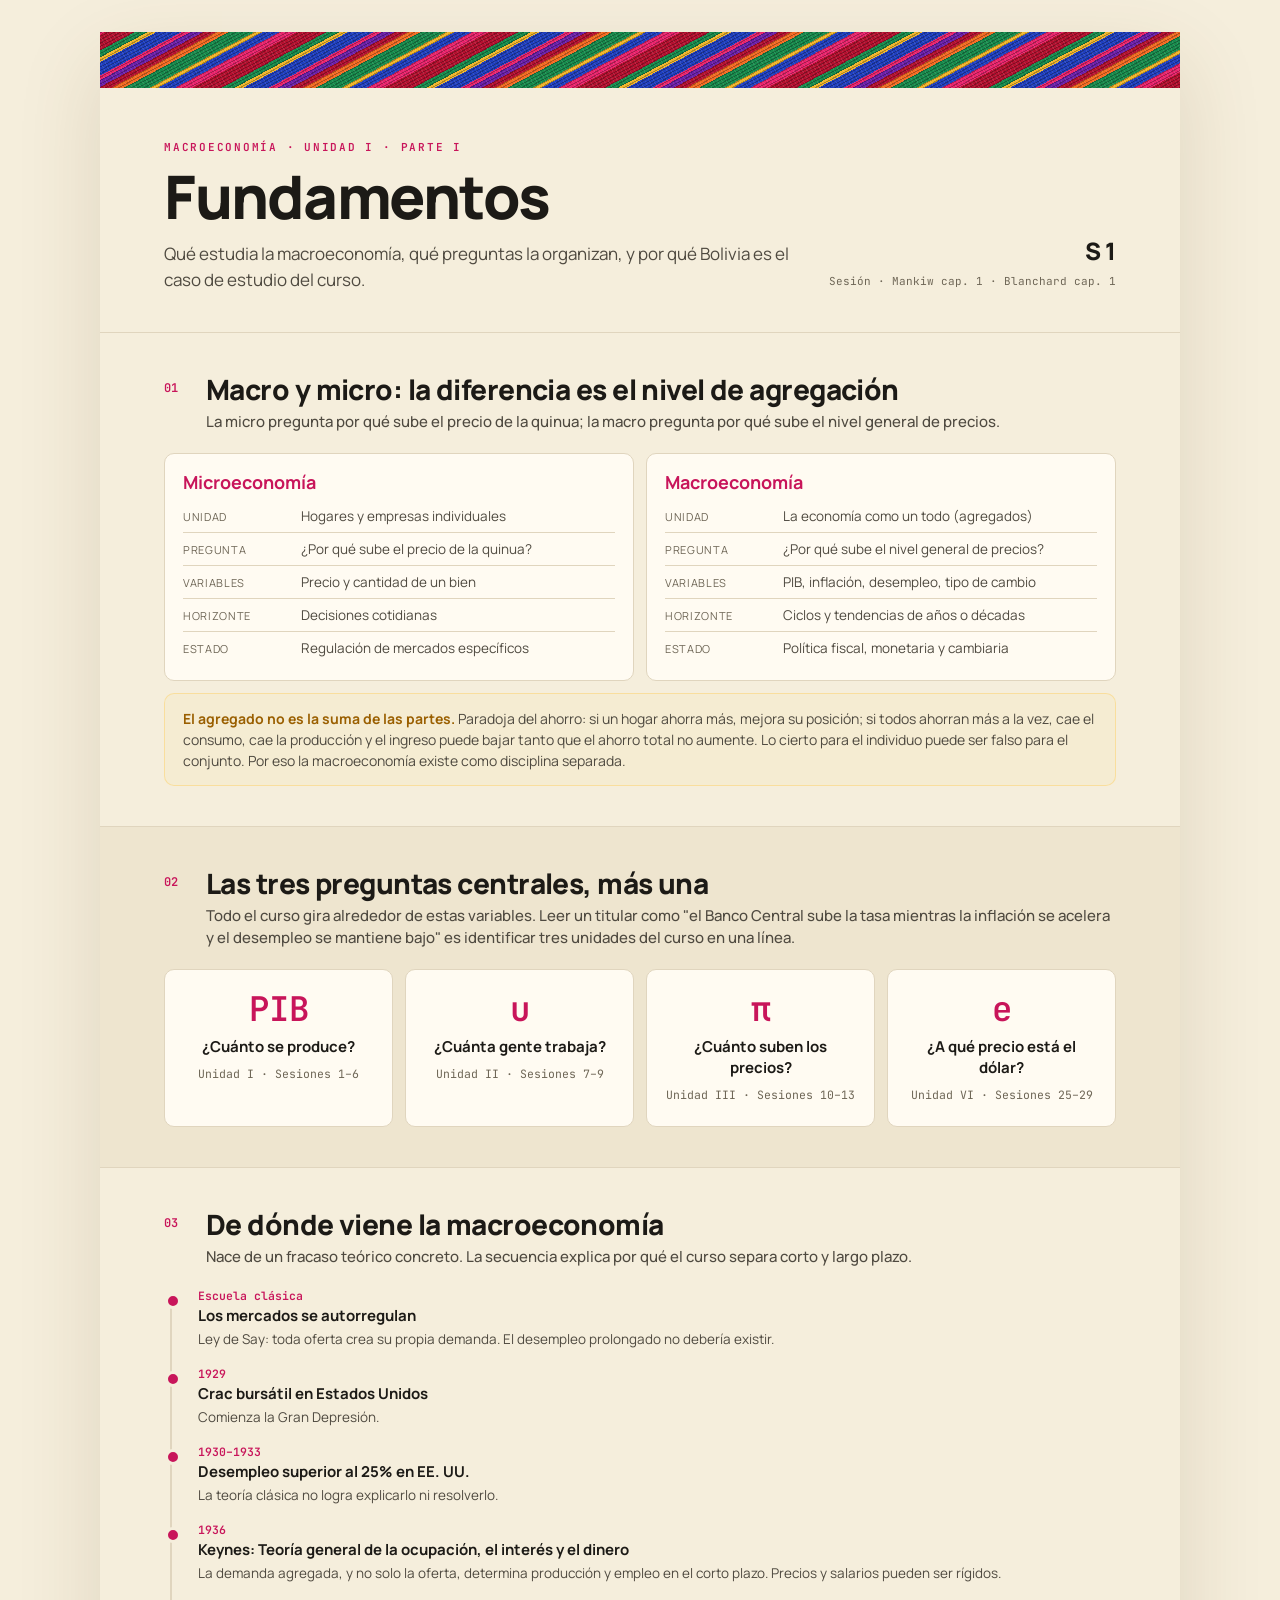
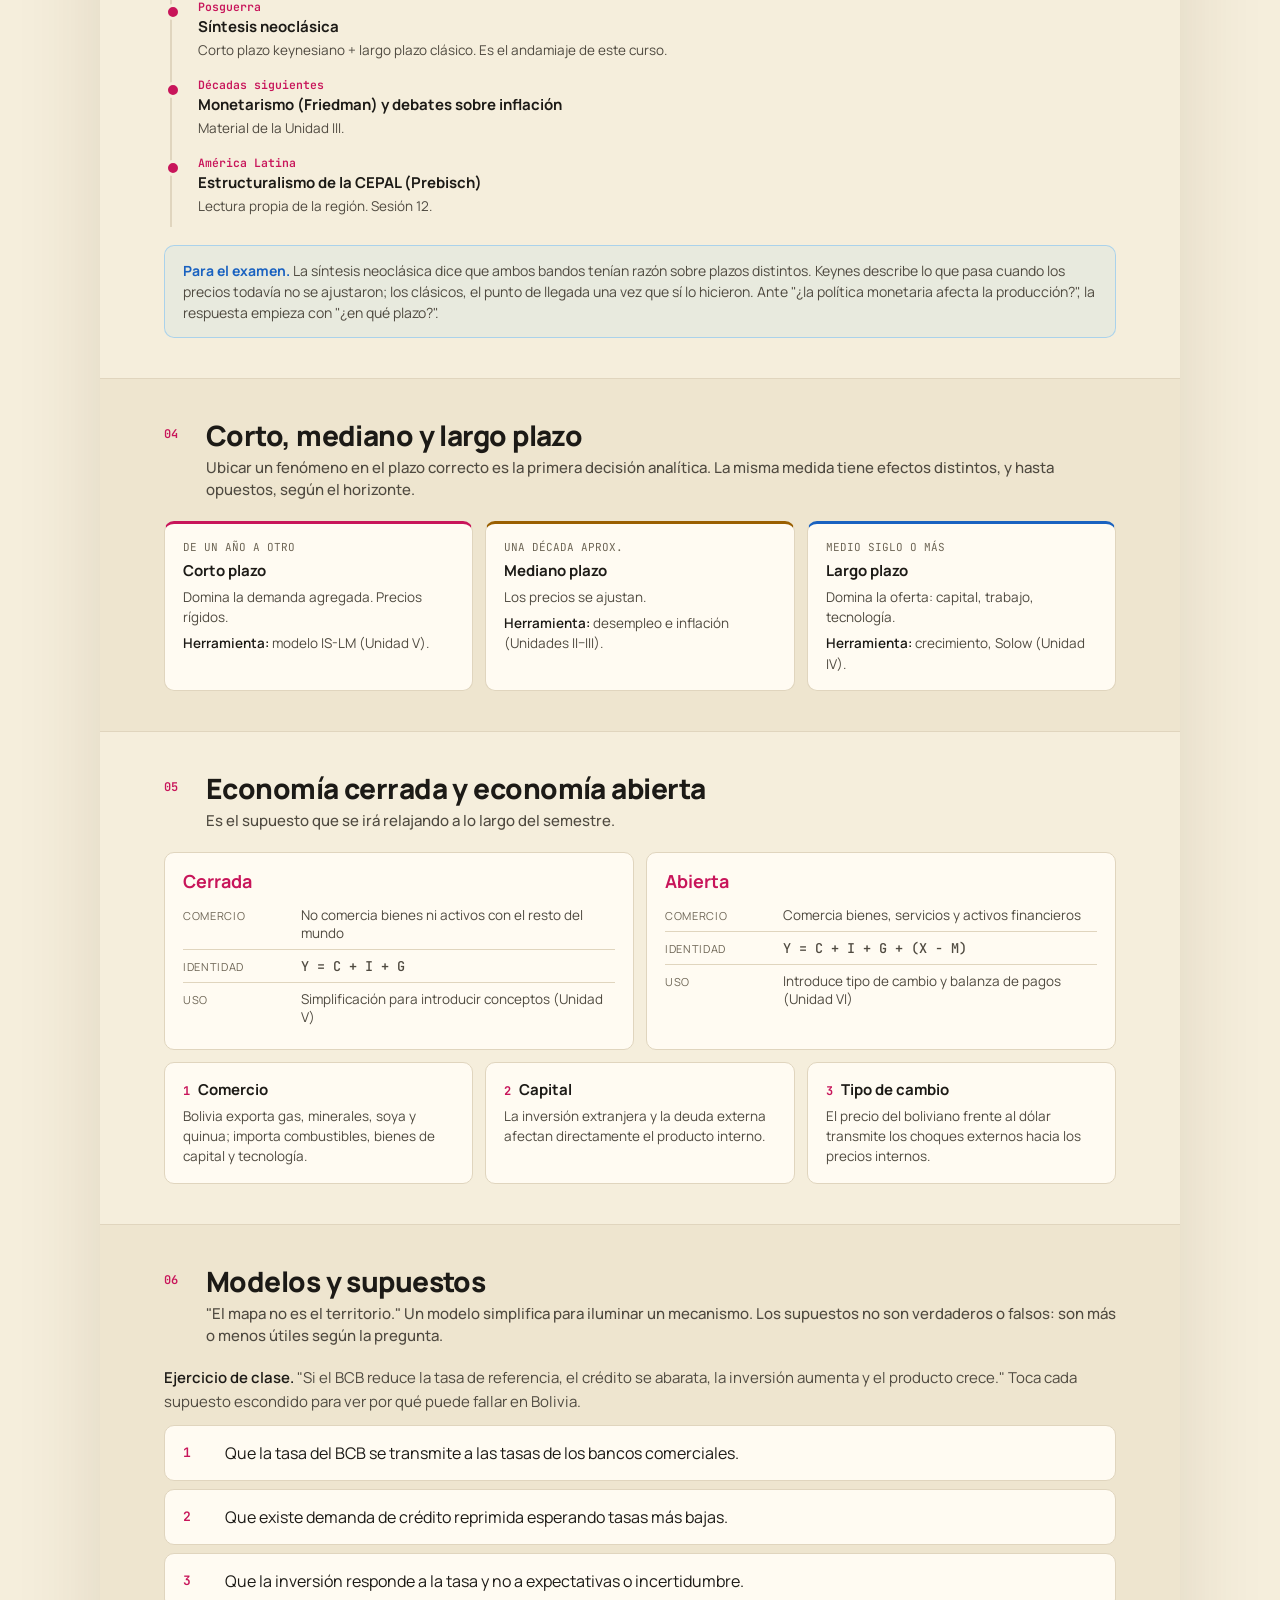
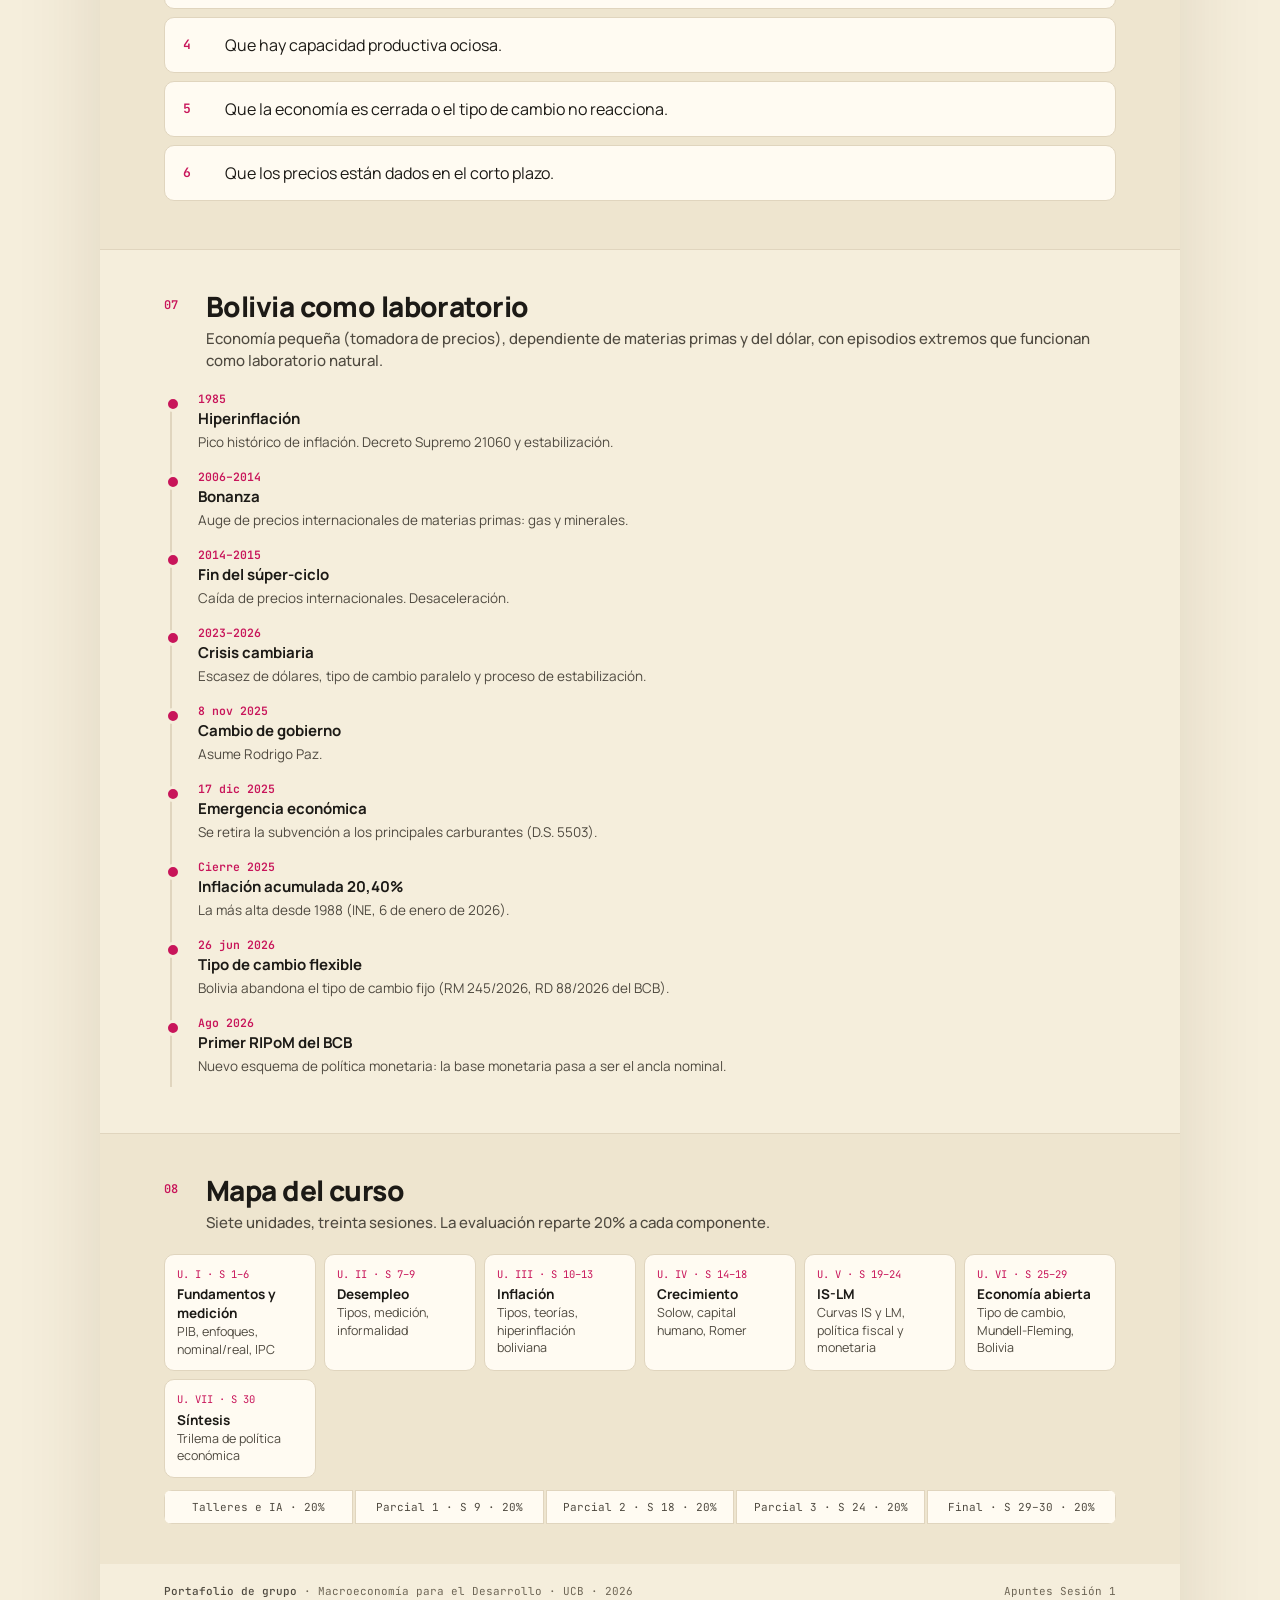
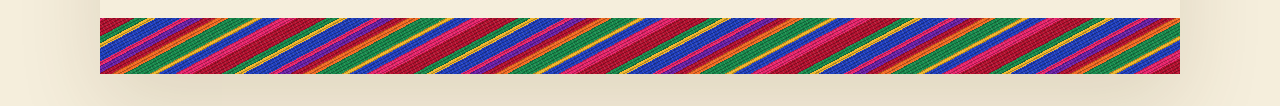
<file: infografias/01-fundamentos.html>
<!DOCTYPE html>
<html lang="es">
<head>
<meta charset="UTF-8"><meta name="viewport" content="width=device-width, initial-scale=1.0">
<title>Parte I · Fundamentos</title>
<link rel="preconnect" href="https://fonts.googleapis.com">
<link href="https://fonts.googleapis.com/css2?family=Manrope:wght@400;500;600;700;800&family=JetBrains+Mono:wght@500;600&display=swap" rel="stylesheet">
<link rel="stylesheet" href="../assets/style.css">
<style>
  .vs2{display:grid;grid-template-columns:1fr 1fr;gap:12px}
  @media (max-width:560px){.vs2{grid-template-columns:1fr}}
  .vs2 .card h4{font-size:18px;color:var(--acento)}
  .vs2 .card .row{display:grid;grid-template-columns:110px 1fr;gap:8px;padding:7px 0;border-bottom:1px solid var(--line);font-size:13.5px}
  .vs2 .card .row:last-child{border:0}
  .vs2 .card .row span:first-child{color:var(--dim);font-size:11px;letter-spacing:.06em;text-transform:uppercase;padding-top:2px}
  .vs2 .card .row span:last-child{color:var(--muted)}
  .q3{display:grid;grid-template-columns:repeat(auto-fit,minmax(200px,1fr));gap:12px}
  .q3 .card{text-align:center;padding:22px 16px}
  .q3 .sym{font-family:'JetBrains Mono';font-size:34px;font-weight:600;color:var(--acento);line-height:1}
  .q3 .qq{font-weight:700;font-size:15px;margin:10px 0 4px}
  .q3 small{color:var(--dim);font-size:11.5px;font-family:'JetBrains Mono'}
  .plazos{display:grid;grid-template-columns:repeat(auto-fit,minmax(220px,1fr));gap:12px}
  .plazos .card{border-top:3px solid var(--acento)}
  .plazos .card:nth-child(2){border-top-color:var(--warn)}
  .plazos .card:nth-child(3){border-top-color:var(--azul)}
  .plazos .dur{font-family:'JetBrains Mono';font-size:11px;color:var(--dim);margin-bottom:6px}
  .mapa{display:grid;grid-template-columns:repeat(auto-fit,minmax(150px,1fr));gap:8px}
  .mapa div{background:var(--card);border:1px solid var(--line);border-radius:10px;padding:12px;font-size:12.5px;color:var(--muted);line-height:1.4}
  .mapa div b{display:block;color:var(--text);font-size:13.5px}
  .mapa div small{font-family:'JetBrains Mono';color:var(--acento);font-size:10.5px;display:block;margin-bottom:4px}
  .eval{display:flex;height:34px;border-radius:8px;overflow:hidden;gap:2px;margin-top:12px}
  .eval div{flex:1;display:flex;align-items:center;justify-content:center;font-family:'JetBrains Mono';font-size:11px;background:var(--card);border:1px solid var(--line);color:var(--muted);text-align:center;padding:0 4px}
  .sup{margin-top:12px}
  .sup .card{margin-bottom:8px;display:grid;grid-template-columns:32px 1fr;gap:10px;align-items:start;cursor:pointer}
  .sup .card .n{font-family:'JetBrains Mono';color:var(--acento);font-weight:600;font-size:13px;padding-top:2px}
  .sup .card .why{display:none;margin-top:8px;font-size:13px;color:var(--muted);padding-top:8px;border-top:1px solid var(--line)}
  .sup .card.open .why{display:block}
  .sup .card.open{border-color:var(--warn)}
  .sup .card .why b{color:var(--warn)}
</style>
</head>
<body>
<div class="poster">
  <div class="aguayo"></div>
  <header class="hero">
    <div>
      <div class="kicker">Macroeconomía · Unidad I · Parte I</div>
      <h1>Fundamentos</h1>
      <p class="sub">Qué estudia la macroeconomía, qué preguntas la organizan, y por qué Bolivia es el caso de estudio del curso.</p>
    </div>
    <div class="meta"><b>S 1</b>Sesión · Mankiw cap. 1 · Blanchard cap. 1</div>
  </header>

  <section>
    <div class="h2"><div class="num">01</div><h2>Macro y micro: la diferencia es el nivel de agregación<small>La micro pregunta por qué sube el precio de la quinua; la macro pregunta por qué sube el nivel general de precios.</small></h2></div>
    <div class="vs2">
      <div class="card"><h4>Microeconomía</h4>
        <div class="row"><span>Unidad</span><span>Hogares y empresas individuales</span></div>
        <div class="row"><span>Pregunta</span><span>¿Por qué sube el precio de la quinua?</span></div>
        <div class="row"><span>Variables</span><span>Precio y cantidad de un bien</span></div>
        <div class="row"><span>Horizonte</span><span>Decisiones cotidianas</span></div>
        <div class="row"><span>Estado</span><span>Regulación de mercados específicos</span></div>
      </div>
      <div class="card"><h4>Macroeconomía</h4>
        <div class="row"><span>Unidad</span><span>La economía como un todo (agregados)</span></div>
        <div class="row"><span>Pregunta</span><span>¿Por qué sube el nivel general de precios?</span></div>
        <div class="row"><span>Variables</span><span>PIB, inflación, desempleo, tipo de cambio</span></div>
        <div class="row"><span>Horizonte</span><span>Ciclos y tendencias de años o décadas</span></div>
        <div class="row"><span>Estado</span><span>Política fiscal, monetaria y cambiaria</span></div>
      </div>
    </div>
    <div class="callout"><b>El agregado no es la suma de las partes.</b> Paradoja del ahorro: si un hogar ahorra más, mejora su posición; si todos ahorran más a la vez, cae el consumo, cae la producción y el ingreso puede bajar tanto que el ahorro total no aumente. Lo cierto para el individuo puede ser falso para el conjunto. Por eso la macroeconomía existe como disciplina separada.</div>
  </section>

  <section class="alt">
    <div class="h2"><div class="num">02</div><h2>Las tres preguntas centrales, más una<small>Todo el curso gira alrededor de estas variables. Leer un titular como "el Banco Central sube la tasa mientras la inflación se acelera y el desempleo se mantiene bajo" es identificar tres unidades del curso en una línea.</small></h2></div>
    <div class="q3">
      <div class="card"><div class="sym">PIB</div><div class="qq">¿Cuánto se produce?</div><small>Unidad I · Sesiones 1–6</small></div>
      <div class="card"><div class="sym">u</div><div class="qq">¿Cuánta gente trabaja?</div><small>Unidad II · Sesiones 7–9</small></div>
      <div class="card"><div class="sym">π</div><div class="qq">¿Cuánto suben los precios?</div><small>Unidad III · Sesiones 10–13</small></div>
      <div class="card"><div class="sym">e</div><div class="qq">¿A qué precio está el dólar?</div><small>Unidad VI · Sesiones 25–29</small></div>
    </div>
  </section>

  <section>
    <div class="h2"><div class="num">03</div><h2>De dónde viene la macroeconomía<small>Nace de un fracaso teórico concreto. La secuencia explica por qué el curso separa corto y largo plazo.</small></h2></div>
    <div class="timeline">
      <div class="ev"><div class="d">Escuela clásica</div><div class="t">Los mercados se autorregulan</div><p>Ley de Say: toda oferta crea su propia demanda. El desempleo prolongado no debería existir.</p></div>
      <div class="ev"><div class="d">1929</div><div class="t">Crac bursátil en Estados Unidos</div><p>Comienza la Gran Depresión.</p></div>
      <div class="ev"><div class="d">1930–1933</div><div class="t">Desempleo superior al 25% en EE. UU.</div><p>La teoría clásica no logra explicarlo ni resolverlo.</p></div>
      <div class="ev"><div class="d">1936</div><div class="t">Keynes: Teoría general de la ocupación, el interés y el dinero</div><p>La demanda agregada, y no solo la oferta, determina producción y empleo en el corto plazo. Precios y salarios pueden ser rígidos.</p></div>
      <div class="ev"><div class="d">Posguerra</div><div class="t">Síntesis neoclásica</div><p>Corto plazo keynesiano + largo plazo clásico. Es el andamiaje de este curso.</p></div>
      <div class="ev"><div class="d">Décadas siguientes</div><div class="t">Monetarismo (Friedman) y debates sobre inflación</div><p>Material de la Unidad III.</p></div>
      <div class="ev"><div class="d">América Latina</div><div class="t">Estructuralismo de la CEPAL (Prebisch)</div><p>Lectura propia de la región. Sesión 12.</p></div>
    </div>
    <div class="callout info"><b>Para el examen.</b> La síntesis neoclásica dice que ambos bandos tenían razón sobre plazos distintos. Keynes describe lo que pasa cuando los precios todavía no se ajustaron; los clásicos, el punto de llegada una vez que sí lo hicieron. Ante "¿la política monetaria afecta la producción?", la respuesta empieza con "¿en qué plazo?".</div>
  </section>

  <section class="alt">
    <div class="h2"><div class="num">04</div><h2>Corto, mediano y largo plazo<small>Ubicar un fenómeno en el plazo correcto es la primera decisión analítica. La misma medida tiene efectos distintos, y hasta opuestos, según el horizonte.</small></h2></div>
    <div class="plazos">
      <div class="card"><div class="dur">DE UN AÑO A OTRO</div><h4>Corto plazo</h4><p>Domina la demanda agregada. Precios rígidos.</p><p style="margin-top:6px"><b>Herramienta:</b> modelo IS-LM (Unidad V).</p></div>
      <div class="card"><div class="dur">UNA DÉCADA APROX.</div><h4>Mediano plazo</h4><p>Los precios se ajustan.</p><p style="margin-top:6px"><b>Herramienta:</b> desempleo e inflación (Unidades II–III).</p></div>
      <div class="card"><div class="dur">MEDIO SIGLO O MÁS</div><h4>Largo plazo</h4><p>Domina la oferta: capital, trabajo, tecnología.</p><p style="margin-top:6px"><b>Herramienta:</b> crecimiento, Solow (Unidad IV).</p></div>
    </div>
  </section>

  <section>
    <div class="h2"><div class="num">05</div><h2>Economía cerrada y economía abierta<small>Es el supuesto que se irá relajando a lo largo del semestre.</small></h2></div>
    <div class="vs2">
      <div class="card"><h4>Cerrada</h4>
        <div class="row"><span>Comercio</span><span>No comercia bienes ni activos con el resto del mundo</span></div>
        <div class="row"><span>Identidad</span><span class="mono">Y = C + I + G</span></div>
        <div class="row"><span>Uso</span><span>Simplificación para introducir conceptos (Unidad V)</span></div>
      </div>
      <div class="card"><h4>Abierta</h4>
        <div class="row"><span>Comercio</span><span>Comercia bienes, servicios y activos financieros</span></div>
        <div class="row"><span>Identidad</span><span class="mono">Y = C + I + G + (X − M)</span></div>
        <div class="row"><span>Uso</span><span>Introduce tipo de cambio y balanza de pagos (Unidad VI)</span></div>
      </div>
    </div>
    <div class="grid" style="margin-top:12px">
      <div class="card"><h4><span>1</span>Comercio</h4><p>Bolivia exporta gas, minerales, soya y quinua; importa combustibles, bienes de capital y tecnología.</p></div>
      <div class="card"><h4><span>2</span>Capital</h4><p>La inversión extranjera y la deuda externa afectan directamente el producto interno.</p></div>
      <div class="card"><h4><span>3</span>Tipo de cambio</h4><p>El precio del boliviano frente al dólar transmite los choques externos hacia los precios internos.</p></div>
    </div>
  </section>

  <section class="alt">
    <div class="h2"><div class="num">06</div><h2>Modelos y supuestos<small>"El mapa no es el territorio." Un modelo simplifica para iluminar un mecanismo. Los supuestos no son verdaderos o falsos: son más o menos útiles según la pregunta.</small></h2></div>
    <p><b>Ejercicio de clase.</b> "Si el BCB reduce la tasa de referencia, el crédito se abarata, la inversión aumenta y el producto crece." Toca cada supuesto escondido para ver por qué puede fallar en Bolivia.</p>
    <div class="sup">
      <div class="card"><div class="n">1</div><div>Que la tasa del BCB se transmite a las tasas de los bancos comerciales.<div class="why"><b>Transmisión monetaria.</b> Si los bancos no bajan sus tasas, la cadena se corta en el primer eslabón.</div></div></div>
      <div class="card"><div class="n">2</div><div>Que existe demanda de crédito reprimida esperando tasas más bajas.<div class="why"><b>Restricción de demanda vs. oferta.</b> Si nadie quiere invertir por otras razones, abaratar el crédito no cambia nada.</div></div></div>
      <div class="card"><div class="n">3</div><div>Que la inversión responde a la tasa y no a expectativas o incertidumbre.<div class="why"><b>Expectativas.</b> Con incertidumbre alta, la tasa pesa poco en la decisión de invertir.</div></div></div>
      <div class="card"><div class="n">4</div><div>Que hay capacidad productiva ociosa.<div class="why"><b>Cuestionable en Bolivia 2025–2026.</b> Si la economía está al límite, más demanda genera precios, no cantidades.</div></div></div>
      <div class="card"><div class="n">5</div><div>Que la economía es cerrada o el tipo de cambio no reacciona.<div class="why"><b>Cuestionable en Bolivia 2025–2026.</b> Con escasez de divisas, bajar tasas puede acelerar la salida de capitales y depreciar la moneda.</div></div></div>
      <div class="card"><div class="n">6</div><div>Que los precios están dados en el corto plazo.<div class="why"><b>Precios rígidos.</b> Es el supuesto que separa el corto plazo keynesiano del largo plazo clásico.</div></div></div>
    </div>
  </section>

  <section>
    <div class="h2"><div class="num">07</div><h2>Bolivia como laboratorio<small>Economía pequeña (tomadora de precios), dependiente de materias primas y del dólar, con episodios extremos que funcionan como laboratorio natural.</small></h2></div>
    <div class="timeline">
      <div class="ev"><div class="d">1985</div><div class="t">Hiperinflación</div><p>Pico histórico de inflación. Decreto Supremo 21060 y estabilización.</p></div>
      <div class="ev"><div class="d">2006–2014</div><div class="t">Bonanza</div><p>Auge de precios internacionales de materias primas: gas y minerales.</p></div>
      <div class="ev"><div class="d">2014–2015</div><div class="t">Fin del súper-ciclo</div><p>Caída de precios internacionales. Desaceleración.</p></div>
      <div class="ev"><div class="d">2023–2026</div><div class="t">Crisis cambiaria</div><p>Escasez de dólares, tipo de cambio paralelo y proceso de estabilización.</p></div>
      <div class="ev"><div class="d">8 nov 2025</div><div class="t">Cambio de gobierno</div><p>Asume Rodrigo Paz.</p></div>
      <div class="ev"><div class="d">17 dic 2025</div><div class="t">Emergencia económica</div><p>Se retira la subvención a los principales carburantes (D.S. 5503).</p></div>
      <div class="ev"><div class="d">Cierre 2025</div><div class="t">Inflación acumulada 20,40%</div><p>La más alta desde 1988 (INE, 6 de enero de 2026).</p></div>
      <div class="ev"><div class="d">26 jun 2026</div><div class="t">Tipo de cambio flexible</div><p>Bolivia abandona el tipo de cambio fijo (RM 245/2026, RD 88/2026 del BCB).</p></div>
      <div class="ev"><div class="d">Ago 2026</div><div class="t">Primer RIPoM del BCB</div><p>Nuevo esquema de política monetaria: la base monetaria pasa a ser el ancla nominal.</p></div>
    </div>
  </section>

  <section class="alt">
    <div class="h2"><div class="num">08</div><h2>Mapa del curso<small>Siete unidades, treinta sesiones. La evaluación reparte 20% a cada componente.</small></h2></div>
    <div class="mapa">
      <div><small>U. I · S 1–6</small><b>Fundamentos y medición</b>PIB, enfoques, nominal/real, IPC</div>
      <div><small>U. II · S 7–9</small><b>Desempleo</b>Tipos, medición, informalidad</div>
      <div><small>U. III · S 10–13</small><b>Inflación</b>Tipos, teorías, hiperinflación boliviana</div>
      <div><small>U. IV · S 14–18</small><b>Crecimiento</b>Solow, capital humano, Romer</div>
      <div><small>U. V · S 19–24</small><b>IS-LM</b>Curvas IS y LM, política fiscal y monetaria</div>
      <div><small>U. VI · S 25–29</small><b>Economía abierta</b>Tipo de cambio, Mundell-Fleming, Bolivia</div>
      <div><small>U. VII · S 30</small><b>Síntesis</b>Trilema de política económica</div>
    </div>
    <div class="eval">
      <div>Talleres e IA · 20%</div><div>Parcial 1 · S 9 · 20%</div><div>Parcial 2 · S 18 · 20%</div><div>Parcial 3 · S 24 · 20%</div><div>Final · S 29–30 · 20%</div>
    </div>
  </section>

  <footer><div><b>Portafolio de grupo</b> · Macroeconomía para el Desarrollo · UCB · 2026</div><div>Apuntes Sesión 1</div></footer>
  <div class="aguayo"></div>
</div>
<script>
document.querySelectorAll('.sup .card').forEach(c=>c.addEventListener('click',()=>c.classList.toggle('open')));
</script>
</body>
</html>
</file>
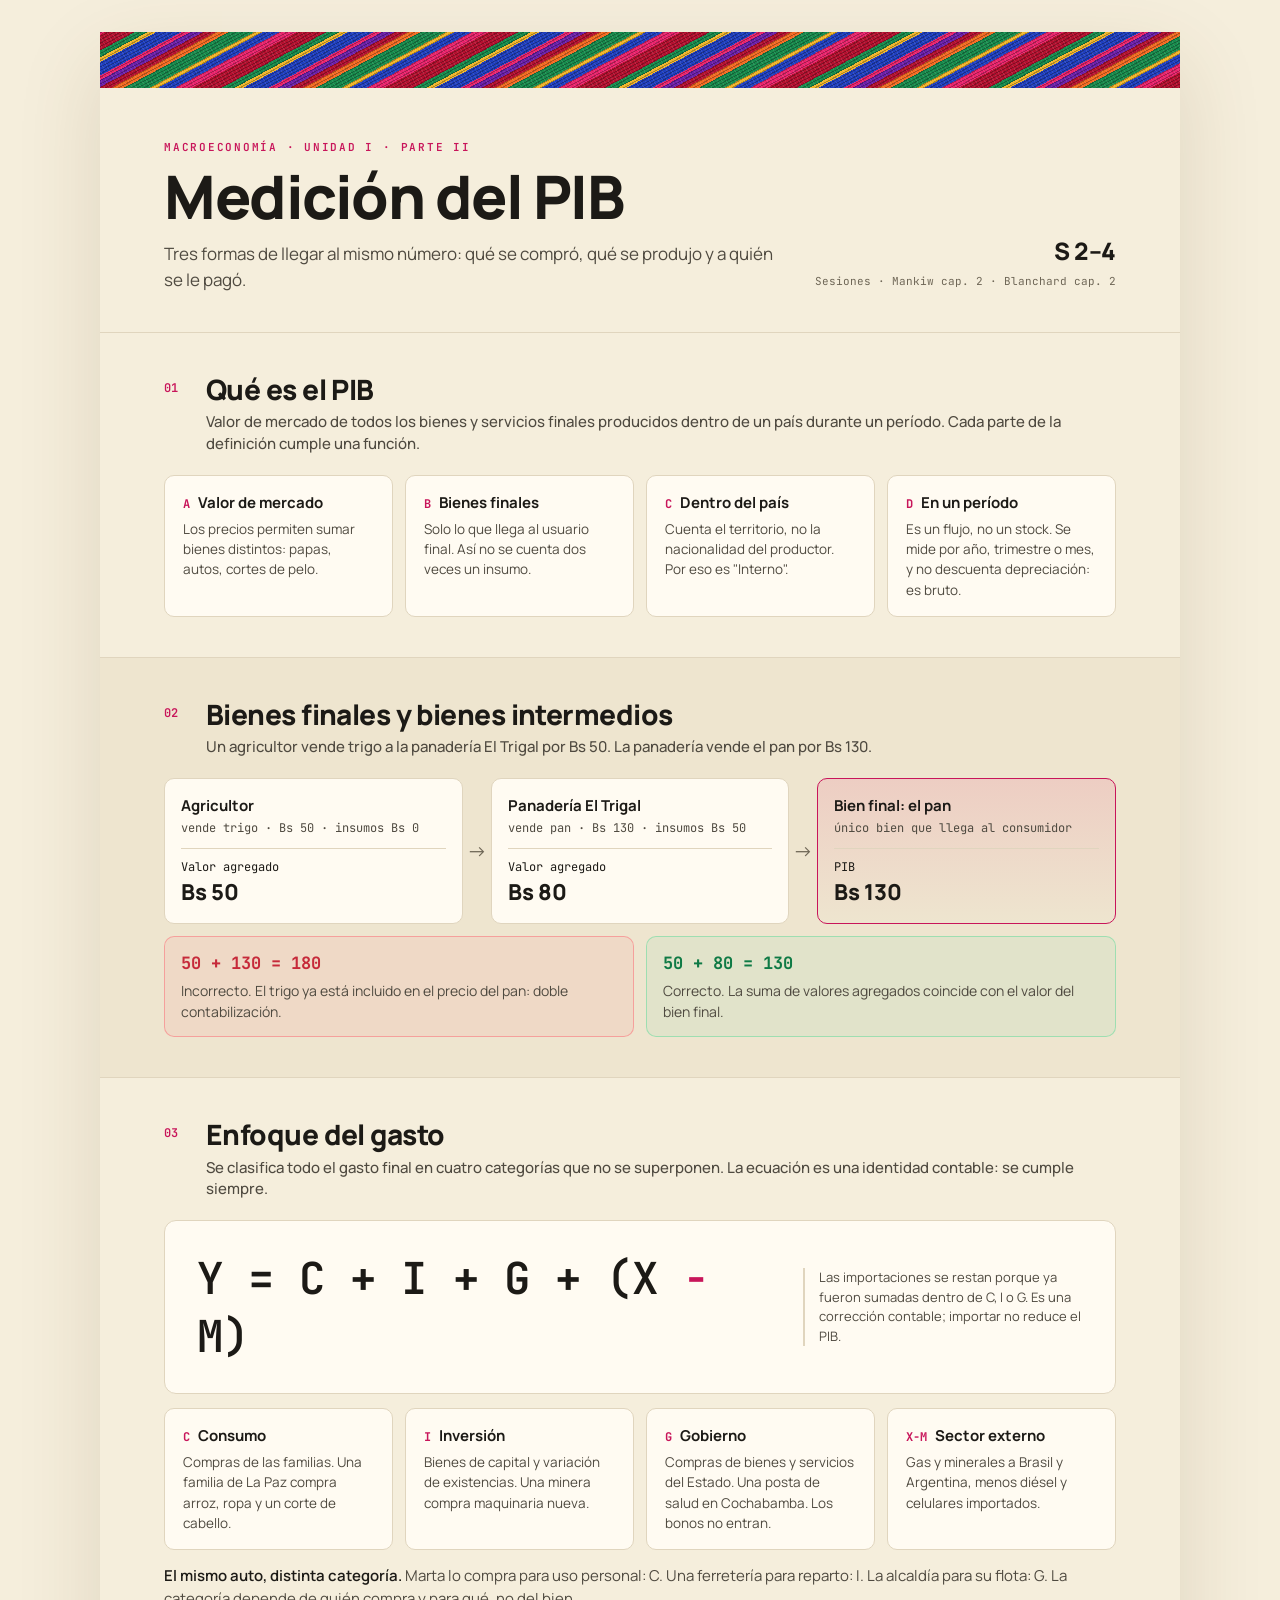
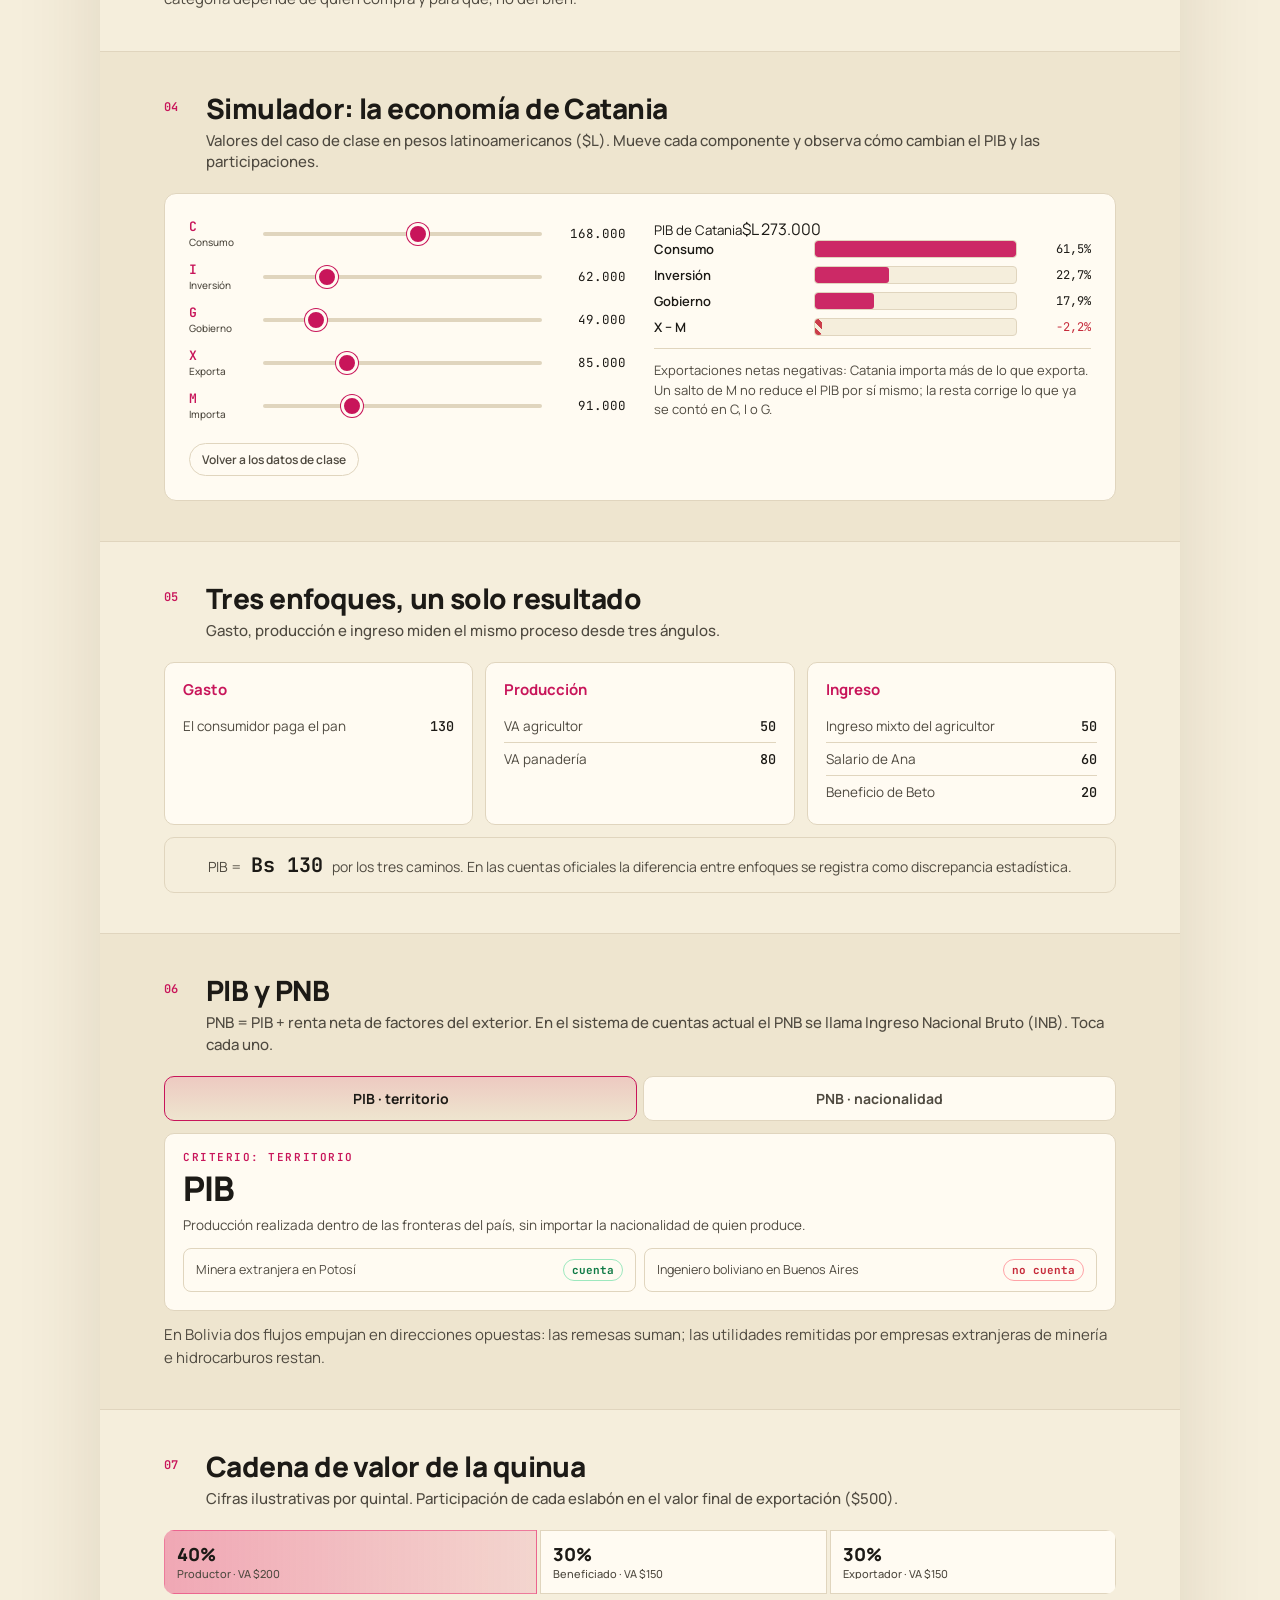
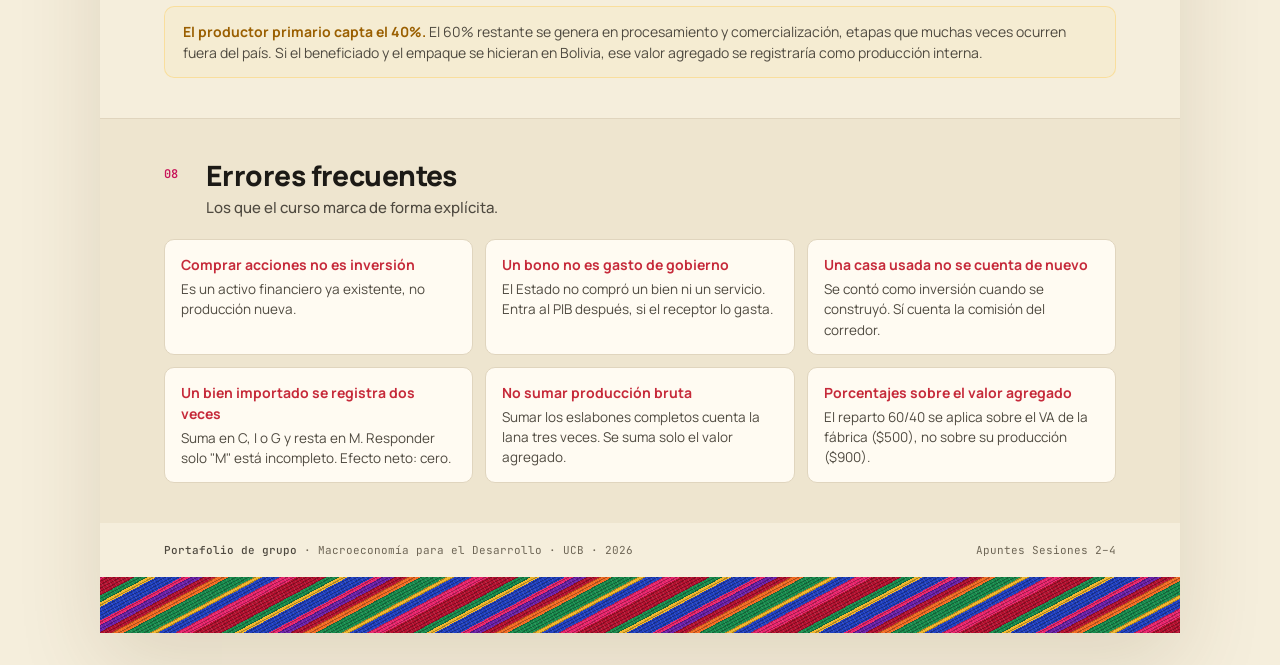
<file: infografias/02-medicion-del-pib.html>
<!DOCTYPE html>
<html lang="es">
<head>
<meta charset="UTF-8">
<meta name="viewport" content="width=device-width, initial-scale=1.0">
<title>Parte II · Medición del PIB</title>
<link rel="preconnect" href="https://fonts.googleapis.com">
<link href="https://fonts.googleapis.com/css2?family=Manrope:wght@400;500;600;700;800&family=JetBrains+Mono:wght@500;600&display=swap" rel="stylesheet">
<link rel="stylesheet" href="../assets/style.css">
<style>
  .fwrap{container-type:inline-size;margin-bottom:14px}
  .formula{background:var(--card);border:1px solid var(--line);border-radius:12px;padding:clamp(18px,3vw,28px) clamp(16px,3vw,32px);display:grid;grid-template-columns:1fr;gap:18px;align-items:center}
  .formula .f{background:none;border:0;padding:0;font-size:clamp(20px,8.2cqw,44px);white-space:normal}
  .formula .note{margin:0;border-top:1px solid var(--line);padding-top:12px}
  @container (min-width:760px){.formula{grid-template-columns:minmax(0,1fr) 280px;gap:24px}.formula .f{font-size:clamp(28px,5.4cqw,44px);text-align:left}.formula .note{border-top:0;border-left:2px solid var(--line);padding:0 0 0 14px}}
  .tres{display:grid;grid-template-columns:repeat(auto-fit,minmax(220px,1fr));gap:12px}
  .tres .col{background:var(--card);border:1px solid var(--line);border-radius:10px;padding:16px 18px}
  .tres h4{font-weight:700;font-size:15px;margin-bottom:10px;color:var(--acento)}
  .tres .row{display:flex;justify-content:space-between;font-size:13.5px;padding:7px 0;border-bottom:1px solid var(--line);color:var(--muted)}
  .tres .row:last-child{border:0}.tres .row b{font-family:'JetBrains Mono';color:var(--text);font-weight:500}
  .conv{margin-top:12px;border:1px solid var(--line);border-radius:10px;padding:14px;text-align:center;font-size:14px;color:var(--muted)}
  .conv b{font-family:'JetBrains Mono';color:var(--text);font-size:20px;margin:0 6px}
  .pane{background:var(--card);border:1px solid var(--line);border-radius:10px;padding:18px}
  .pane h4{font-size:clamp(28px,5vw,34px);font-weight:800;letter-spacing:-.03em;line-height:1}
  .pane h4 small{display:block;font-family:'JetBrains Mono';font-size:11px;letter-spacing:.14em;color:var(--acento);font-weight:600;margin-bottom:8px}
  .pane p{margin-top:10px;font-size:13.5px}
  .cases{display:grid;grid-template-columns:repeat(auto-fit,minmax(200px,1fr));gap:8px;margin-top:12px}
  .case{font-size:12.5px;padding:10px 12px;border:1px solid var(--line);border-radius:8px;color:var(--muted);display:flex;justify-content:space-between;gap:8px;align-items:center}
  .case b{font-family:'JetBrains Mono';font-size:11px;padding:3px 8px;border-radius:999px;border:1px solid}
  .case .si{color:var(--ok);border-color:rgba(61,214,140,.5)}.case .no{color:var(--bad);border-color:rgba(255,77,94,.5)}
  .quinua{display:flex;height:64px;border-radius:10px;overflow:hidden;gap:3px}
  .quinua div{display:flex;flex-direction:column;justify-content:center;padding:0 12px;font-weight:800;font-size:18px;background:var(--card);border:1px solid var(--line);line-height:1;min-width:0}
  .quinua div small{font-weight:500;font-size:11px;color:var(--muted);margin-top:5px;white-space:nowrap;overflow:hidden;text-overflow:ellipsis}
  .quinua .p{background:linear-gradient(90deg,rgba(232,35,107,.35),rgba(232,35,107,.12));border-color:rgba(232,35,107,.5)}
  .sim .bar .track{background:var(--bg)}
  .sim .note b{color:var(--warn)}
</style>
</head>
<body>
<div class="poster">
  <div class="aguayo"></div>
  <header class="hero">
    <div>
      <div class="kicker">Macroeconomía · Unidad I · Parte II</div>
      <h1>Medición del PIB</h1>
      <p class="sub">Tres formas de llegar al mismo número: qué se compró, qué se produjo y a quién se le pagó.</p>
    </div>
    <div class="meta"><b>S 2–4</b>Sesiones · Mankiw cap. 2 · Blanchard cap. 2</div>
  </header>

  <section>
    <div class="h2"><div class="num">01</div><h2>Qué es el PIB<small>Valor de mercado de todos los bienes y servicios finales producidos dentro de un país durante un período. Cada parte de la definición cumple una función.</small></h2></div>
    <div class="grid">
      <div class="card"><h4><span>A</span>Valor de mercado</h4><p>Los precios permiten sumar bienes distintos: papas, autos, cortes de pelo.</p></div>
      <div class="card"><h4><span>B</span>Bienes finales</h4><p>Solo lo que llega al usuario final. Así no se cuenta dos veces un insumo.</p></div>
      <div class="card"><h4><span>C</span>Dentro del país</h4><p>Cuenta el territorio, no la nacionalidad del productor. Por eso es "Interno".</p></div>
      <div class="card"><h4><span>D</span>En un período</h4><p>Es un flujo, no un stock. Se mide por año, trimestre o mes, y no descuenta depreciación: es bruto.</p></div>
    </div>
  </section>

  <section class="alt">
    <div class="h2"><div class="num">02</div><h2>Bienes finales y bienes intermedios<small>Un agricultor vende trigo a la panadería El Trigal por Bs 50. La panadería vende el pan por Bs 130.</small></h2></div>
    <div class="chain">
      <div class="step"><div class="lbl">Agricultor</div><div class="val">vende trigo · Bs 50 · insumos Bs 0</div><div class="va">Valor agregado<b>Bs 50</b></div></div>
      <div class="arrow">→</div>
      <div class="step"><div class="lbl">Panadería El Trigal</div><div class="val">vende pan · Bs 130 · insumos Bs 50</div><div class="va">Valor agregado<b>Bs 80</b></div></div>
      <div class="arrow">→</div>
      <div class="step total"><div class="lbl">Bien final: el pan</div><div class="val">único bien que llega al consumidor</div><div class="va">PIB<b>Bs 130</b></div></div>
    </div>
    <div class="verdict">
      <div class="bad"><b>50 + 130 = 180</b>Incorrecto. El trigo ya está incluido en el precio del pan: doble contabilización.</div>
      <div class="ok"><b>50 + 80 = 130</b>Correcto. La suma de valores agregados coincide con el valor del bien final.</div>
    </div>
  </section>

  <section>
    <div class="h2"><div class="num">03</div><h2>Enfoque del gasto<small>Se clasifica todo el gasto final en cuatro categorías que no se superponen. La ecuación es una identidad contable: se cumple siempre.</small></h2></div>
    <div class="fwrap"><div class="formula">
      <div class="f">Y = C + I + G + (X <i>−</i> M)</div>
      <div class="note">Las importaciones se restan porque ya fueron sumadas dentro de C, I o G. Es una corrección contable; importar no reduce el PIB.</div>
    </div></div>
    <div class="grid">
      <div class="card"><h4><span>C</span>Consumo</h4><p>Compras de las familias. Una familia de La Paz compra arroz, ropa y un corte de cabello.</p></div>
      <div class="card"><h4><span>I</span>Inversión</h4><p>Bienes de capital y variación de existencias. Una minera compra maquinaria nueva.</p></div>
      <div class="card"><h4><span>G</span>Gobierno</h4><p>Compras de bienes y servicios del Estado. Una posta de salud en Cochabamba. Los bonos no entran.</p></div>
      <div class="card"><h4><span>X−M</span>Sector externo</h4><p>Gas y minerales a Brasil y Argentina, menos diésel y celulares importados.</p></div>
    </div>
    <p style="margin-top:14px"><b>El mismo auto, distinta categoría.</b> Marta lo compra para uso personal: C. Una ferretería para reparto: I. La alcaldía para su flota: G. La categoría depende de quién compra y para qué, no del bien.</p>
  </section>

  <section class="alt">
    <div class="h2"><div class="num">04</div><h2>Simulador: la economía de Catania<small>Valores del caso de clase en pesos latinoamericanos ($L). Mueve cada componente y observa cómo cambian el PIB y las participaciones.</small></h2></div>
    <div class="sim">
      <div>
        <div class="ctl"><label for="sC">C<small>Consumo</small></label><input type="range" id="sC" min="0" max="300000" step="1000" value="168000"><output id="oC"></output></div>
        <div class="ctl"><label for="sI">I<small>Inversión</small></label><input type="range" id="sI" min="0" max="300000" step="1000" value="62000"><output id="oI"></output></div>
        <div class="ctl"><label for="sG">G<small>Gobierno</small></label><input type="range" id="sG" min="0" max="300000" step="1000" value="49000"><output id="oG"></output></div>
        <div class="ctl"><label for="sX">X<small>Exporta</small></label><input type="range" id="sX" min="0" max="300000" step="1000" value="85000"><output id="oX"></output></div>
        <div class="ctl"><label for="sM">M<small>Importa</small></label><input type="range" id="sM" min="0" max="300000" step="1000" value="91000"><output id="oM"></output></div>
        <button class="reset" id="reset">Volver a los datos de clase</button>
      </div>
      <div class="out">
        <div class="big"><small>PIB de Catania</small>$L <span id="pib">273.000</span></div>
        <div class="bars">
          <div class="bar"><div class="lab">Consumo</div><div class="track"><div class="fill" id="bC"></div></div><div class="v" id="pC"></div></div>
          <div class="bar"><div class="lab">Inversión</div><div class="track"><div class="fill" id="bI"></div></div><div class="v" id="pI"></div></div>
          <div class="bar"><div class="lab">Gobierno</div><div class="track"><div class="fill" id="bG"></div></div><div class="v" id="pG"></div></div>
          <div class="bar" id="rXM"><div class="lab">X − M</div><div class="track"><div class="fill" id="bXM"></div></div><div class="v" id="pXM"></div></div>
        </div>
        <div class="note" id="note"></div>
      </div>
    </div>
  </section>

  <section>
    <div class="h2"><div class="num">05</div><h2>Tres enfoques, un solo resultado<small>Gasto, producción e ingreso miden el mismo proceso desde tres ángulos.</small></h2></div>
    <div class="tres">
      <div class="col"><h4>Gasto</h4><div class="row"><span>El consumidor paga el pan</span><b>130</b></div></div>
      <div class="col"><h4>Producción</h4><div class="row"><span>VA agricultor</span><b>50</b></div><div class="row"><span>VA panadería</span><b>80</b></div></div>
      <div class="col"><h4>Ingreso</h4><div class="row"><span>Ingreso mixto del agricultor</span><b>50</b></div><div class="row"><span>Salario de Ana</span><b>60</b></div><div class="row"><span>Beneficio de Beto</span><b>20</b></div></div>
    </div>
    <div class="conv">PIB = <b>Bs 130</b> por los tres caminos. En las cuentas oficiales la diferencia entre enfoques se registra como discrepancia estadística.</div>
  </section>


  <section class="alt">
    <div class="h2"><div class="num">06</div><h2>PIB y PNB<small>PNB = PIB + renta neta de factores del exterior. En el sistema de cuentas actual el PNB se llama Ingreso Nacional Bruto (INB). Toca cada uno.</small></h2></div>
    <div class="tabs"><button class="on" data-t="pib">PIB · territorio</button><button data-t="pnb">PNB · nacionalidad</button></div>
    <div class="pane on" id="t-pib">
      <h4><small>CRITERIO: TERRITORIO</small>PIB</h4>
      <p>Producción realizada dentro de las fronteras del país, sin importar la nacionalidad de quien produce.</p>
      <div class="cases">
        <div class="case">Minera extranjera en Potosí<b class="si">cuenta</b></div>
        <div class="case">Ingeniero boliviano en Buenos Aires<b class="no">no cuenta</b></div>
      </div>
    </div>
    <div class="pane" id="t-pnb">
      <h4><small>CRITERIO: NACIONALIDAD</small>PNB</h4>
      <p>Producción de los factores de propiedad nacional, sin importar en qué país se realice.</p>
      <div class="cases">
        <div class="case">Minera extranjera en Potosí<b class="no">no cuenta</b></div>
        <div class="case">Ingeniero boliviano en Buenos Aires<b class="si">cuenta</b></div>
      </div>
    </div>
    <p style="margin-top:12px">En Bolivia dos flujos empujan en direcciones opuestas: las remesas suman; las utilidades remitidas por empresas extranjeras de minería e hidrocarburos restan.</p>
  </section>

  <section>
    <div class="h2"><div class="num">07</div><h2>Cadena de valor de la quinua<small>Cifras ilustrativas por quintal. Participación de cada eslabón en el valor final de exportación ($500).</small></h2></div>
    <div class="quinua">
      <div class="p" style="flex:40">40%<small>Productor · VA $200</small></div>
      <div style="flex:30">30%<small>Beneficiado · VA $150</small></div>
      <div style="flex:30">30%<small>Exportador · VA $150</small></div>
    </div>
    <div class="callout"><b>El productor primario capta el 40%.</b> El 60% restante se genera en procesamiento y comercialización, etapas que muchas veces ocurren fuera del país. Si el beneficiado y el empaque se hicieran en Bolivia, ese valor agregado se registraría como producción interna.</div>
  </section>

  <section class="alt">
    <div class="h2"><div class="num">08</div><h2>Errores frecuentes<small>Los que el curso marca de forma explícita.</small></h2></div>
    <div class="err">
      <div><b>Comprar acciones no es inversión</b>Es un activo financiero ya existente, no producción nueva.</div>
      <div><b>Un bono no es gasto de gobierno</b>El Estado no compró un bien ni un servicio. Entra al PIB después, si el receptor lo gasta.</div>
      <div><b>Una casa usada no se cuenta de nuevo</b>Se contó como inversión cuando se construyó. Sí cuenta la comisión del corredor.</div>
      <div><b>Un bien importado se registra dos veces</b>Suma en C, I o G y resta en M. Responder solo "M" está incompleto. Efecto neto: cero.</div>
      <div><b>No sumar producción bruta</b>Sumar los eslabones completos cuenta la lana tres veces. Se suma solo el valor agregado.</div>
      <div><b>Porcentajes sobre el valor agregado</b>El reparto 60/40 se aplica sobre el VA de la fábrica ($500), no sobre su producción ($900).</div>
    </div>
  </section>

  <footer><div><b>Portafolio de grupo</b> · Macroeconomía para el Desarrollo · UCB · 2026</div><div>Apuntes Sesiones 2–4</div></footer>
  <div class="aguayo"></div>
</div>

<script>
(function(){
  const $=id=>document.getElementById(id);
  const fmt=n=>Math.round(n).toLocaleString('es-BO');
  const pct=(a,b)=>b?((a/b)*100).toFixed(1).replace('.',',')+'%':'—';
  const base={C:168000,I:62000,G:49000,X:85000,M:91000};
  const ids=['C','I','G','X','M'];
  function update(){
    const v={};ids.forEach(k=>{v[k]=+$('s'+k).value;$('o'+k).textContent=fmt(v[k]);});
    const xm=v.X-v.M, y=v.C+v.I+v.G+xm;
    $('pib').textContent=fmt(y);
    const maxw=Math.max(v.C,v.I,v.G,Math.abs(xm),1);
    [['C',v.C],['I',v.I],['G',v.G]].forEach(([k,val])=>{$('b'+k).style.width=(val/maxw*100)+'%';$('p'+k).textContent=pct(val,y);});
    $('bXM').style.width=(Math.abs(xm)/maxw*100)+'%';
    $('bXM').classList.toggle('neg',xm<0);$('rXM').classList.toggle('neg',xm<0);
    $('pXM').textContent=(xm<0?'−':'')+pct(Math.abs(xm),y);
    let n;
    if(xm<0) n='Exportaciones netas negativas: Catania importa más de lo que exporta. Un salto de M no reduce el PIB por sí mismo; la resta corrige lo que ya se contó en C, I o G.';
    else if(xm===0) n='Balanza comercial en equilibrio: el sector externo no aporta ni resta al PIB.';
    else n='Superávit comercial: las exportaciones netas suman al PIB.';
    const share=v.C/y;
    if(share>0.75) n+=' <b>El consumo supera el 75% del PIB:</b> una economía con muy poca inversión compromete su capacidad productiva futura.';
    $('note').innerHTML=n;
  }
  ids.forEach(k=>$('s'+k).addEventListener('input',update));
  $('reset').addEventListener('click',()=>{ids.forEach(k=>$('s'+k).value=base[k]);update();});
  update();


  document.querySelectorAll('.tabs button').forEach(b=>b.addEventListener('click',()=>{
    document.querySelectorAll('.tabs button').forEach(x=>x.classList.remove('on'));
    document.querySelectorAll('.pane').forEach(x=>x.classList.remove('on'));
    b.classList.add('on');$('t-'+b.dataset.t).classList.add('on');
  }));
})();
</script>
</body>
</html>
</file>
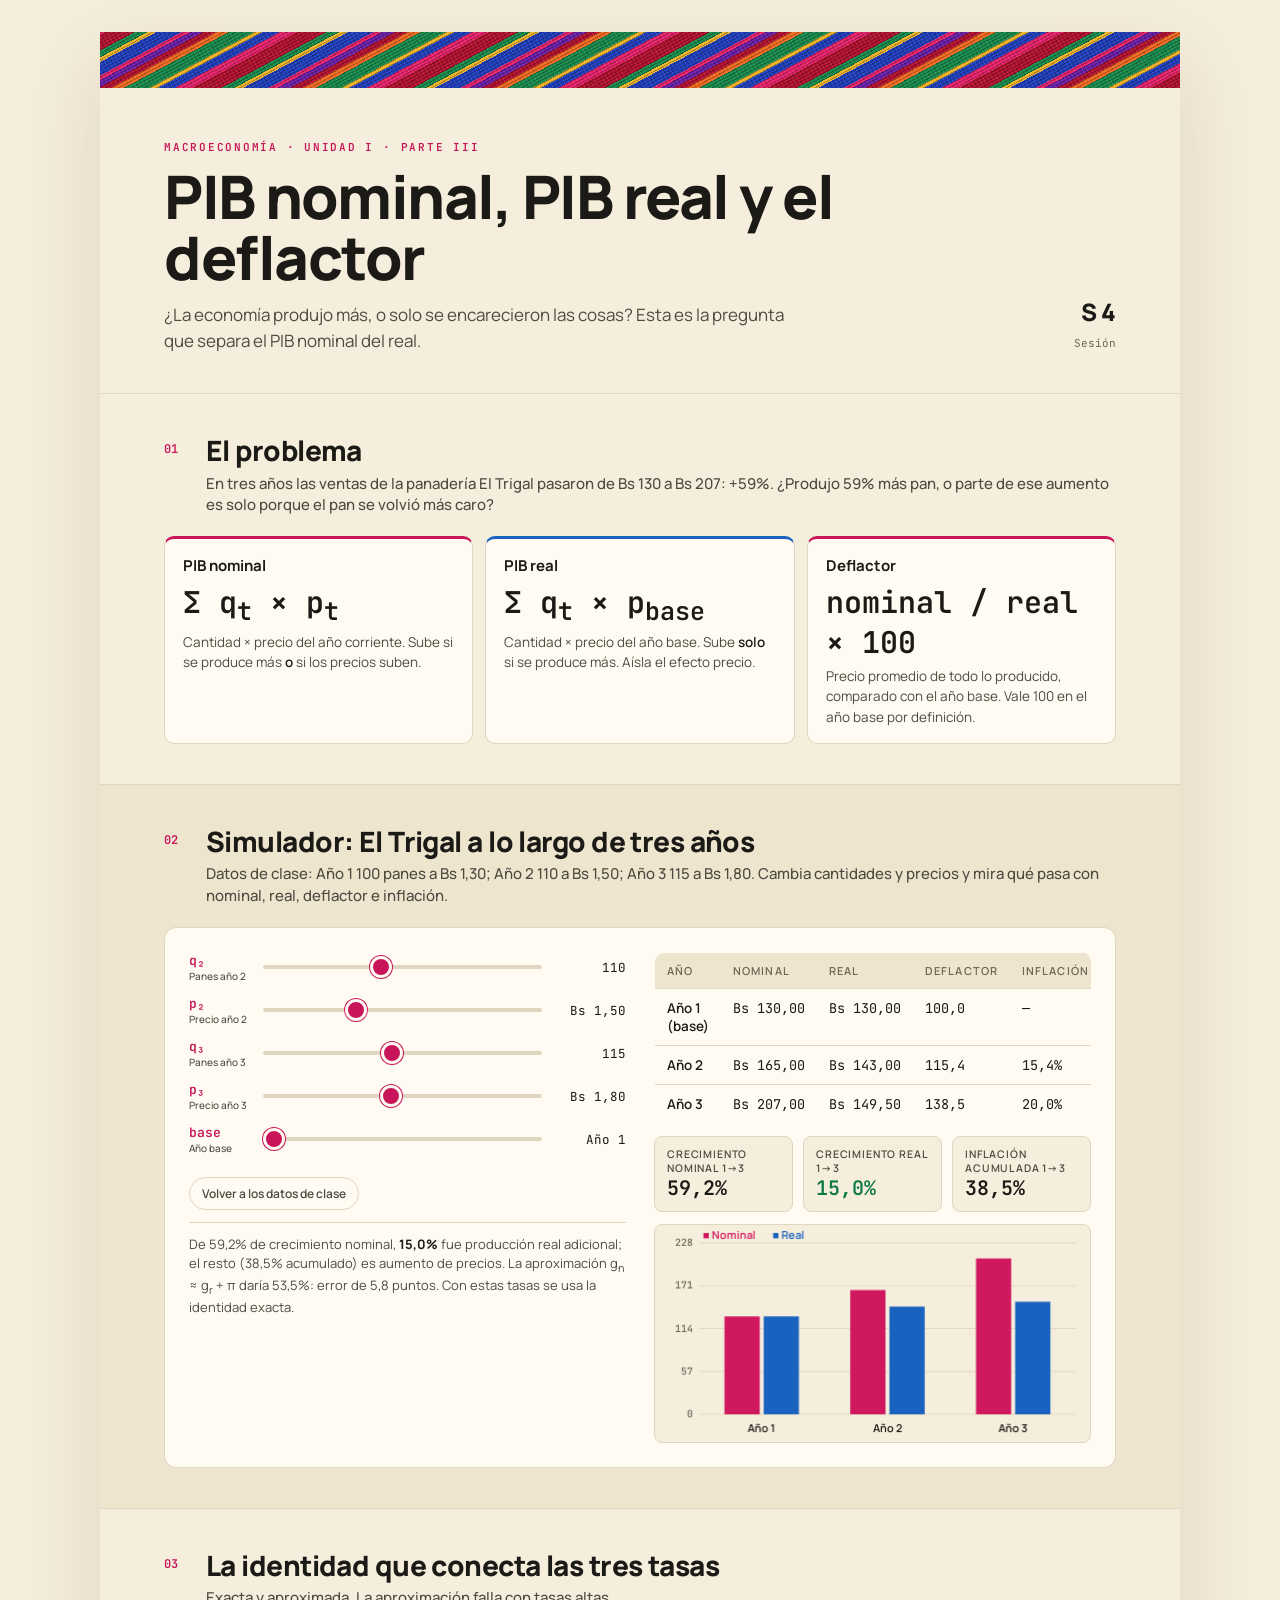
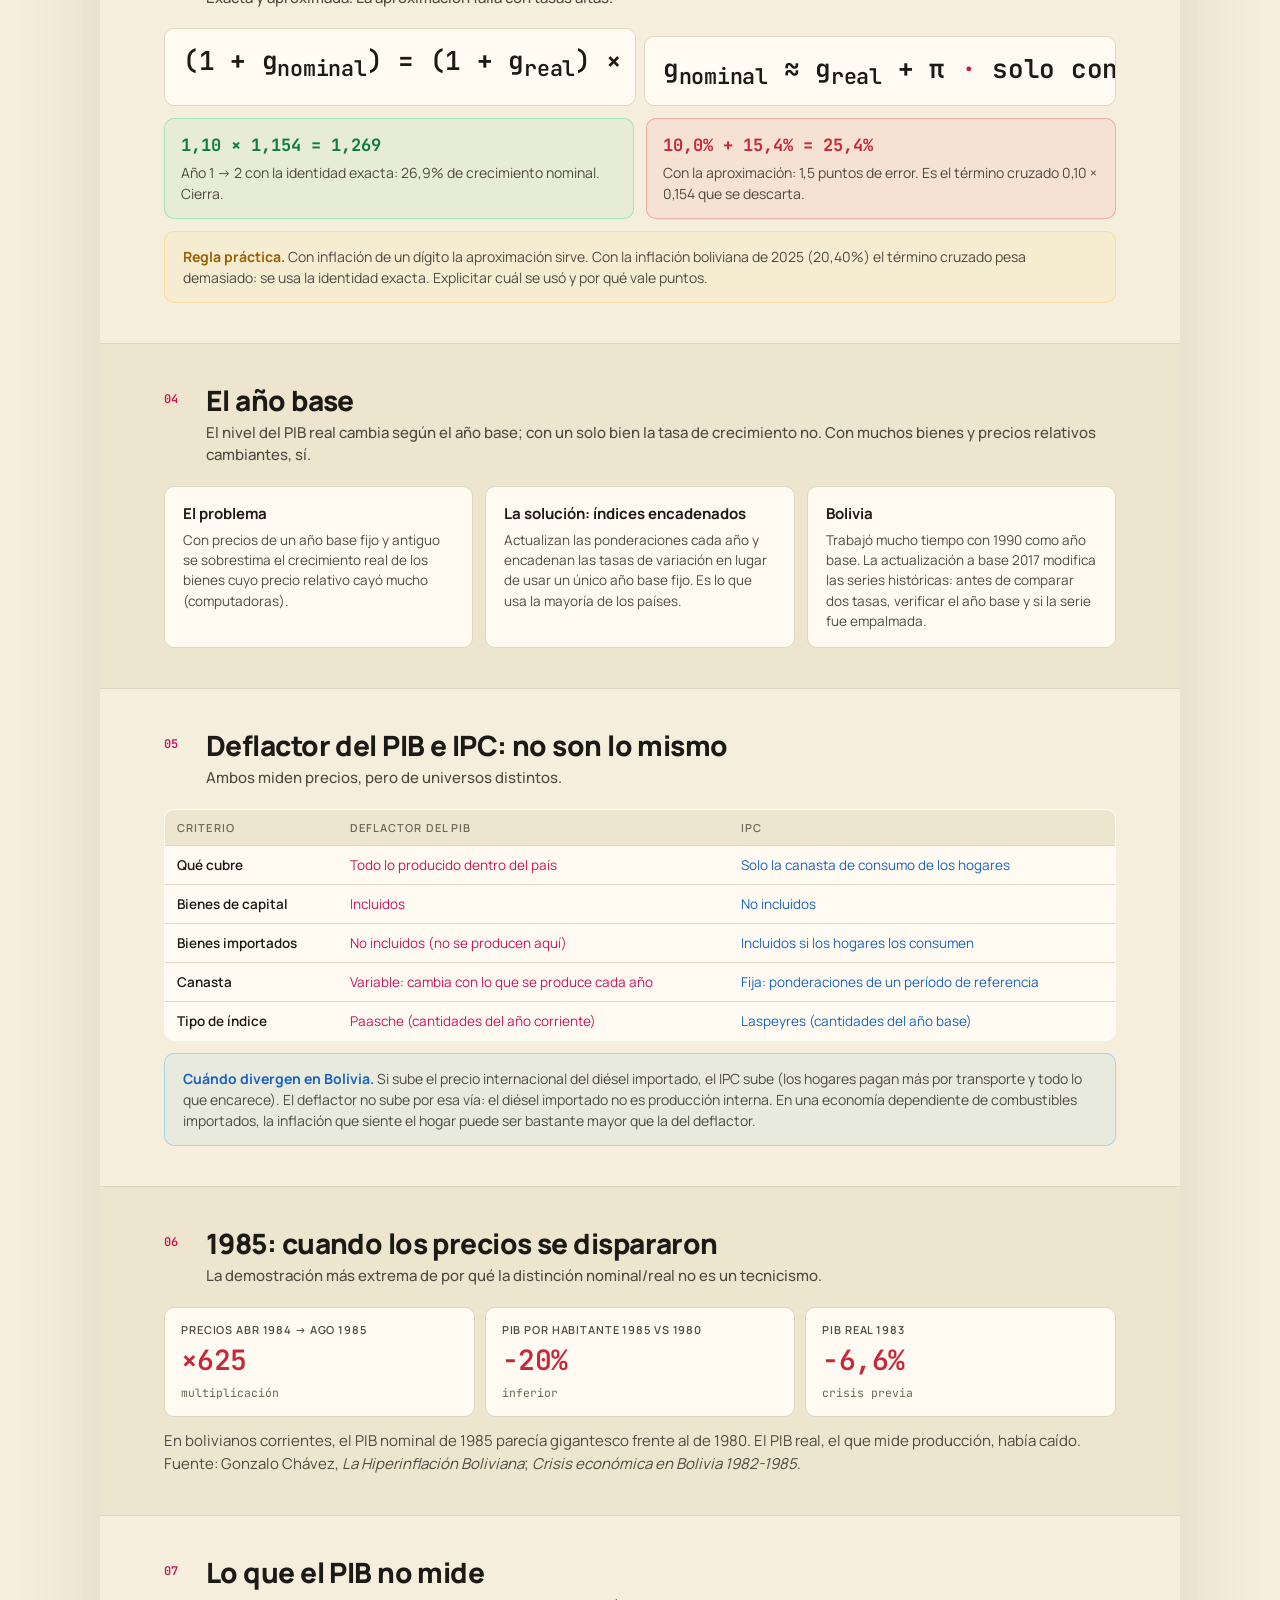
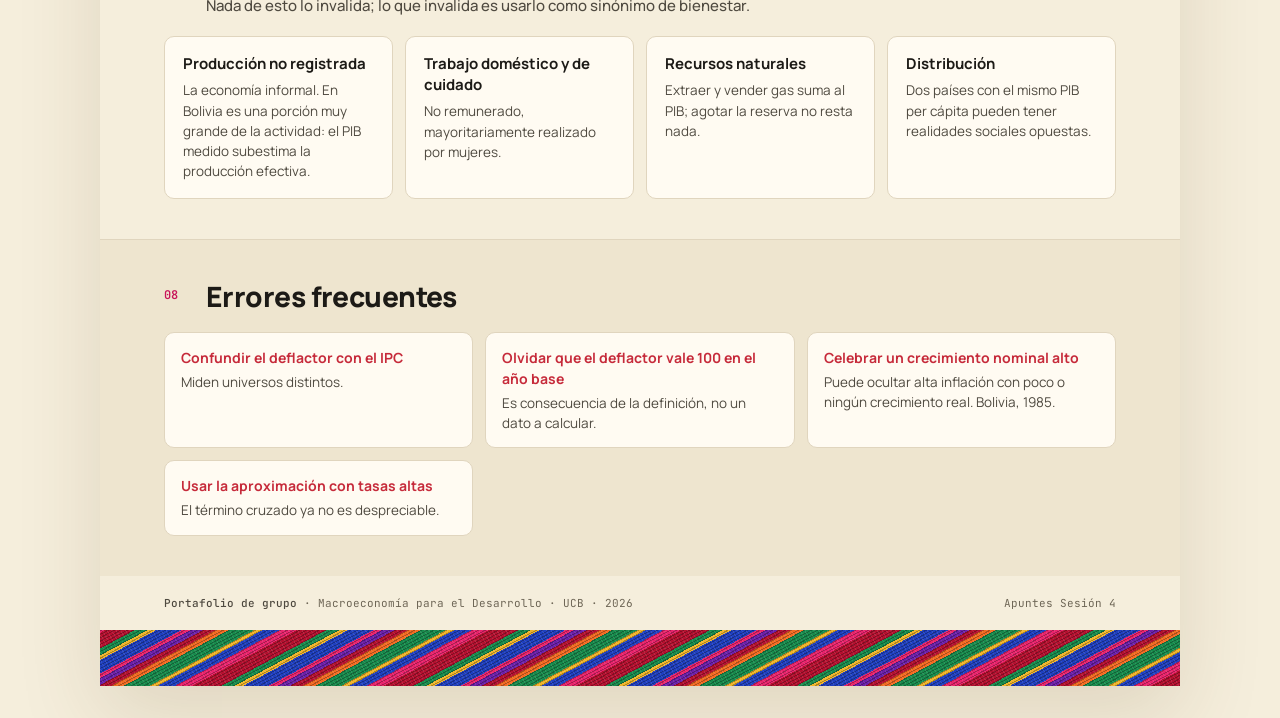
<file: infografias/03-nominal-real-deflactor.html>
<!DOCTYPE html>
<html lang="es">
<head>
<meta charset="UTF-8"><meta name="viewport" content="width=device-width, initial-scale=1.0">
<title>Parte III · PIB nominal, real y deflactor</title>
<link rel="preconnect" href="https://fonts.googleapis.com">
<link href="https://fonts.googleapis.com/css2?family=Manrope:wght@400;500;600;700;800&family=JetBrains+Mono:wght@500;600&display=swap" rel="stylesheet">
<link rel="stylesheet" href="../assets/style.css">
<style>
  .cmp{display:grid;grid-template-columns:repeat(auto-fit,minmax(200px,1fr));gap:12px}
  .cmp .card{border-top:3px solid var(--acento)}.cmp .card:nth-child(2){border-top-color:var(--azul)}
  .cmp .big{font-family:'JetBrains Mono';font-size:30px;font-weight:600;margin:4px 0}
  .cmp .big em{font-style:normal;font-size:13px;color:var(--muted);margin-left:6px}
  .dvi table.t td:nth-child(2){color:var(--acento)} .dvi table.t td:nth-child(3){color:var(--azul)}
  .split{display:grid;grid-template-columns:minmax(0,1fr) minmax(0,1fr);gap:12px}
  @media (max-width:720px){.split{grid-template-columns:1fr}}
</style>
</head>
<body>
<div class="poster">
  <div class="aguayo"></div>
  <header class="hero">
    <div>
      <div class="kicker">Macroeconomía · Unidad I · Parte III</div>
      <h1>PIB nominal, PIB real y el deflactor</h1>
      <p class="sub">¿La economía produjo más, o solo se encarecieron las cosas? Esta es la pregunta que separa el PIB nominal del real.</p>
    </div>
    <div class="meta"><b>S 4</b>Sesión</div>
  </header>

  <section>
    <div class="h2"><div class="num">01</div><h2>El problema<small>En tres años las ventas de la panadería El Trigal pasaron de Bs 130 a Bs 207: +59%. ¿Produjo 59% más pan, o parte de ese aumento es solo porque el pan se volvió más caro?</small></h2></div>
    <div class="cmp">
      <div class="card"><h4>PIB nominal</h4><div class="big">Σ q<sub>t</sub> × p<sub>t</sub></div><p>Cantidad × precio del año corriente. Sube si se produce más <b>o</b> si los precios suben.</p></div>
      <div class="card"><h4>PIB real</h4><div class="big">Σ q<sub>t</sub> × p<sub>base</sub></div><p>Cantidad × precio del año base. Sube <b>solo</b> si se produce más. Aísla el efecto precio.</p></div>
      <div class="card"><h4>Deflactor</h4><div class="big">nominal / real × 100</div><p>Precio promedio de todo lo producido, comparado con el año base. Vale 100 en el año base por definición.</p></div>
    </div>
  </section>

  <section class="alt">
    <div class="h2"><div class="num">02</div><h2>Simulador: El Trigal a lo largo de tres años<small>Datos de clase: Año 1 100 panes a Bs 1,30; Año 2 110 a Bs 1,50; Año 3 115 a Bs 1,80. Cambia cantidades y precios y mira qué pasa con nominal, real, deflactor e inflación.</small></h2></div>
    <div class="sim">
      <div>
        <div class="ctl"><label for="q2">q₂<small>Panes año 2</small></label><input type="range" id="q2" min="60" max="180" value="110"><output id="oq2"></output></div>
        <div class="ctl"><label for="p2">p₂<small>Precio año 2</small></label><input type="range" id="p2" min="0.8" max="3" step="0.05" value="1.5"><output id="op2"></output></div>
        <div class="ctl"><label for="q3">q₃<small>Panes año 3</small></label><input type="range" id="q3" min="60" max="180" value="115"><output id="oq3"></output></div>
        <div class="ctl"><label for="p3">p₃<small>Precio año 3</small></label><input type="range" id="p3" min="0.8" max="3" step="0.05" value="1.8"><output id="op3"></output></div>
        <div class="ctl"><label for="base">base<small>Año base</small></label><input type="range" id="base" min="1" max="3" step="1" value="1"><output id="obase"></output></div>
        <button class="reset" id="reset">Volver a los datos de clase</button>
        <div class="note" id="note"></div>
      </div>
      <div>
        <div class="twrap"><table class="t" id="tbl"><thead><tr><th>Año</th><th>Nominal</th><th>Real</th><th>Deflactor</th><th>Inflación</th></tr></thead><tbody></tbody></table></div>
        <div class="kpi">
          <div><small>Crecimiento nominal 1→3</small><b id="gn"></b></div>
          <div><small>Crecimiento real 1→3</small><b id="gr"></b></div>
          <div><small>Inflación acumulada 1→3</small><b id="pi"></b></div>
        </div>
        <canvas class="chart" id="cv" style="margin-top:12px"></canvas>
      </div>
    </div>
  </section>

  <section>
    <div class="h2"><div class="num">03</div><h2>La identidad que conecta las tres tasas<small>Exacta y aproximada. La aproximación falla con tasas altas.</small></h2></div>
    <div class="formulas">
      <div class="f">(1 + g<sub>nominal</sub>) = (1 + g<sub>real</sub>) × (1 + π)</div>
      <div class="f">g<sub>nominal</sub> ≈ g<sub>real</sub> + π <i>·</i> solo con tasas bajas</div>
    </div>
    <div class="verdict">
      <div class="ok"><b>1,10 × 1,154 = 1,269</b>Año 1 → 2 con la identidad exacta: 26,9% de crecimiento nominal. Cierra.</div>
      <div class="bad"><b>10,0% + 15,4% = 25,4%</b>Con la aproximación: 1,5 puntos de error. Es el término cruzado 0,10 × 0,154 que se descarta.</div>
    </div>
    <div class="callout"><b>Regla práctica.</b> Con inflación de un dígito la aproximación sirve. Con la inflación boliviana de 2025 (20,40%) el término cruzado pesa demasiado: se usa la identidad exacta. Explicitar cuál se usó y por qué vale puntos.</div>
  </section>

  <section class="alt">
    <div class="h2"><div class="num">04</div><h2>El año base<small>El nivel del PIB real cambia según el año base; con un solo bien la tasa de crecimiento no. Con muchos bienes y precios relativos cambiantes, sí.</small></h2></div>
    <div class="grid wide">
      <div class="card"><h4>El problema</h4><p>Con precios de un año base fijo y antiguo se sobrestima el crecimiento real de los bienes cuyo precio relativo cayó mucho (computadoras).</p></div>
      <div class="card"><h4>La solución: índices encadenados</h4><p>Actualizan las ponderaciones cada año y encadenan las tasas de variación en lugar de usar un único año base fijo. Es lo que usa la mayoría de los países.</p></div>
      <div class="card"><h4>Bolivia</h4><p>Trabajó mucho tiempo con 1990 como año base. La actualización a base 2017 modifica las series históricas: antes de comparar dos tasas, verificar el año base y si la serie fue empalmada.</p></div>
    </div>
  </section>

  <section class="dvi">
    <div class="h2"><div class="num">05</div><h2>Deflactor del PIB e IPC: no son lo mismo<small>Ambos miden precios, pero de universos distintos.</small></h2></div>
    <div class="twrap"><table class="t">
      <thead><tr><th>Criterio</th><th>Deflactor del PIB</th><th>IPC</th></tr></thead>
      <tbody>
      <tr><td>Qué cubre</td><td>Todo lo producido dentro del país</td><td>Solo la canasta de consumo de los hogares</td></tr>
      <tr><td>Bienes de capital</td><td>Incluidos</td><td>No incluidos</td></tr>
      <tr><td>Bienes importados</td><td>No incluidos (no se producen aquí)</td><td>Incluidos si los hogares los consumen</td></tr>
      <tr><td>Canasta</td><td>Variable: cambia con lo que se produce cada año</td><td>Fija: ponderaciones de un período de referencia</td></tr>
      <tr><td>Tipo de índice</td><td>Paasche (cantidades del año corriente)</td><td>Laspeyres (cantidades del año base)</td></tr>
      </tbody></table></div>
    <div class="callout info"><b>Cuándo divergen en Bolivia.</b> Si sube el precio internacional del diésel importado, el IPC sube (los hogares pagan más por transporte y todo lo que encarece). El deflactor no sube por esa vía: el diésel importado no es producción interna. En una economía dependiente de combustibles importados, la inflación que siente el hogar puede ser bastante mayor que la del deflactor.</div>
  </section>

  <section class="alt">
    <div class="h2"><div class="num">06</div><h2>1985: cuando los precios se dispararon<small>La demostración más extrema de por qué la distinción nominal/real no es un tecnicismo.</small></h2></div>
    <div class="stat">
      <div><small>Precios abr 1984 → ago 1985</small><b class="bad">×625</b><span>multiplicación</span></div>
      <div><small>PIB por habitante 1985 vs 1980</small><b class="bad">−20%</b><span>inferior</span></div>
      <div><small>PIB real 1983</small><b class="bad">−6,6%</b><span>crisis previa</span></div>
    </div>
    <p style="margin-top:12px">En bolivianos corrientes, el PIB nominal de 1985 parecía gigantesco frente al de 1980. El PIB real, el que mide producción, había caído. Fuente: Gonzalo Chávez, <i>La Hiperinflación Boliviana</i>; <i>Crisis económica en Bolivia 1982-1985</i>.</p>
  </section>

  <section>
    <div class="h2"><div class="num">07</div><h2>Lo que el PIB no mide<small>Nada de esto lo invalida; lo que invalida es usarlo como sinónimo de bienestar.</small></h2></div>
    <div class="grid">
      <div class="card"><h4>Producción no registrada</h4><p>La economía informal. En Bolivia es una porción muy grande de la actividad: el PIB medido subestima la producción efectiva.</p></div>
      <div class="card"><h4>Trabajo doméstico y de cuidado</h4><p>No remunerado, mayoritariamente realizado por mujeres.</p></div>
      <div class="card"><h4>Recursos naturales</h4><p>Extraer y vender gas suma al PIB; agotar la reserva no resta nada.</p></div>
      <div class="card"><h4>Distribución</h4><p>Dos países con el mismo PIB per cápita pueden tener realidades sociales opuestas.</p></div>
    </div>
  </section>

  <section class="alt">
    <div class="h2"><div class="num">08</div><h2>Errores frecuentes</h2></div>
    <div class="err">
      <div><b>Confundir el deflactor con el IPC</b>Miden universos distintos.</div>
      <div><b>Olvidar que el deflactor vale 100 en el año base</b>Es consecuencia de la definición, no un dato a calcular.</div>
      <div><b>Celebrar un crecimiento nominal alto</b>Puede ocultar alta inflación con poco o ningún crecimiento real. Bolivia, 1985.</div>
      <div><b>Usar la aproximación con tasas altas</b>El término cruzado ya no es despreciable.</div>
    </div>
  </section>

  <footer><div><b>Portafolio de grupo</b> · Macroeconomía para el Desarrollo · UCB · 2026</div><div>Apuntes Sesión 4</div></footer>
  <div class="aguayo"></div>
</div>
<script>
(function(){
  const $=id=>document.getElementById(id);
  const f=(n,d)=>n.toFixed(d).replace('.',',');
  const DEF={q2:110,p2:1.5,q3:115,p3:1.8,base:1};
  const cv=$('cv'),ctx=cv.getContext('2d');
  function draw(rows){
    const r=cv.parentElement.getBoundingClientRect();const W=Math.max(280,Math.floor(r.width)),H=Math.round(W*0.5),dpr=window.devicePixelRatio||1;
    cv.width=W*dpr;cv.height=H*dpr;cv.style.height=H+'px';ctx.setTransform(dpr,0,0,dpr,0,0);ctx.clearRect(0,0,W,H);
    const pad={l:44,r:14,t:18,b:28};const max=Math.max(...rows.map(x=>Math.max(x.nom,x.real)))*1.1;
    const X=i=>pad.l+(i+0.5)*(W-pad.l-pad.r)/3, Y=v=>H-pad.b-v/max*(H-pad.t-pad.b);
    ctx.strokeStyle='#E2D8C4';ctx.lineWidth=1;ctx.font='500 10px JetBrains Mono';ctx.fillStyle='#6B6458';ctx.textAlign='right';
    for(let g=0;g<=4;g++){const v=max*g/4,y=Y(v);ctx.beginPath();ctx.moveTo(pad.l,y);ctx.lineTo(W-pad.r,y);ctx.stroke();ctx.fillText(v.toFixed(0),pad.l-6,y+3);}
    const bw=(W-pad.l-pad.r)/3*0.28;
    rows.forEach((x,i)=>{ctx.fillStyle='#D0185F';ctx.fillRect(X(i)-bw-2,Y(x.nom),bw,H-pad.b-Y(x.nom));ctx.fillStyle='#1A62C0';ctx.fillRect(X(i)+2,Y(x.real),bw,H-pad.b-Y(x.real));
      ctx.fillStyle='#1C1A16';ctx.textAlign='center';ctx.font='600 11px Manrope';ctx.fillText('Año '+(i+1),X(i),H-10);});
    ctx.font='600 11px Manrope';ctx.textAlign='left';ctx.fillStyle='#D0185F';ctx.fillText('■ Nominal',pad.l+4,pad.t-4);ctx.fillStyle='#1A62C0';ctx.fillText('■ Real',pad.l+74,pad.t-4);
  }
  function update(){
    const q=[100,+$('q2').value,+$('q3').value], p=[1.3,+$('p2').value,+$('p3').value], b=+$('base').value-1;
    $('oq2').textContent=q[1];$('op2').textContent='Bs '+f(p[1],2);$('oq3').textContent=q[2];$('op3').textContent='Bs '+f(p[2],2);$('obase').textContent='Año '+(b+1);
    const rows=q.map((qq,i)=>({nom:qq*p[i],real:qq*p[b]}));
    rows.forEach((r,i)=>{r.def=r.nom/r.real*100;r.inf=i?(r.def/rows[i-1].def-1)*100:null;});
    $('tbl').querySelector('tbody').innerHTML=rows.map((r,i)=>`<tr><td>Año ${i+1}${i===b?' (base)':''}</td><td class="n">Bs ${f(r.nom,2)}</td><td class="n">Bs ${f(r.real,2)}</td><td class="n">${f(r.def,1)}</td><td class="n">${r.inf===null?'—':f(r.inf,1)+'%'}</td></tr>`).join('');
    const gn=(rows[2].nom/rows[0].nom-1)*100, gr=(rows[2].real/rows[0].real-1)*100, pi=(rows[2].def/rows[0].def-1)*100;
    $('gn').textContent=f(gn,1)+'%';$('gr').textContent=f(gr,1)+'%';$('pi').textContent=f(pi,1)+'%';
    $('gr').style.color=gr<0?'#C62A3A':'#0F7A45';
    let n=`De ${f(gn,1)}% de crecimiento nominal, <b>${f(gr,1)}%</b> fue producción real adicional; el resto (${f(pi,1)}% acumulado) es aumento de precios.`;
    if(gr<0&&gn>0)n+=' <b>Caso 1985 en miniatura:</b> el PIB nominal crece mientras la producción real cae.';
    if(Math.abs(gr+pi-gn)>1.5)n+=` La aproximación g<sub>n</sub> ≈ g<sub>r</sub> + π daría ${f(gr+pi,1)}%: error de ${f(Math.abs(gr+pi-gn),1)} puntos. Con estas tasas se usa la identidad exacta.`;
    $('note').innerHTML=n;draw(rows);
  }
  ['q2','p2','q3','p3','base'].forEach(id=>$(id).addEventListener('input',update));
  $('reset').addEventListener('click',()=>{for(const k in DEF)$(k).value=DEF[k];update();});
  window.addEventListener('resize',update);update();
})();
</script>
</body>
</html>
</file>
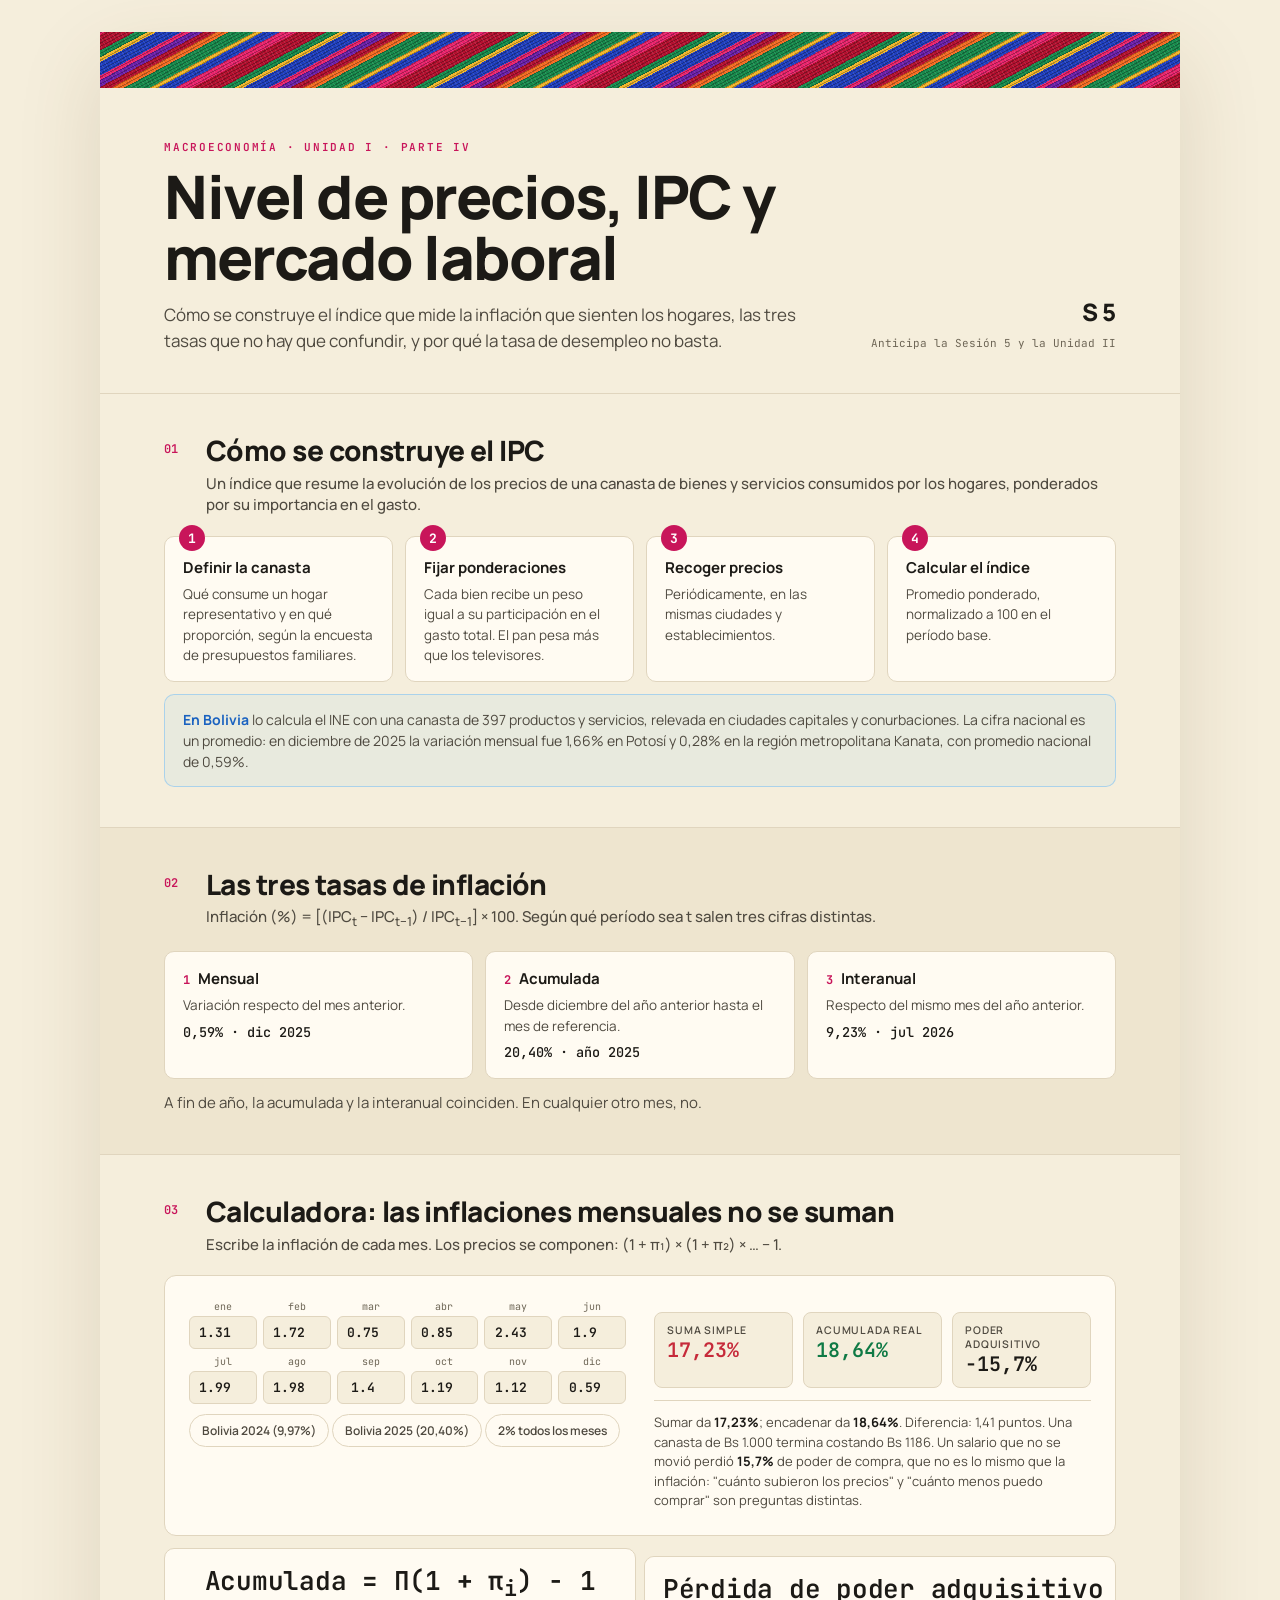
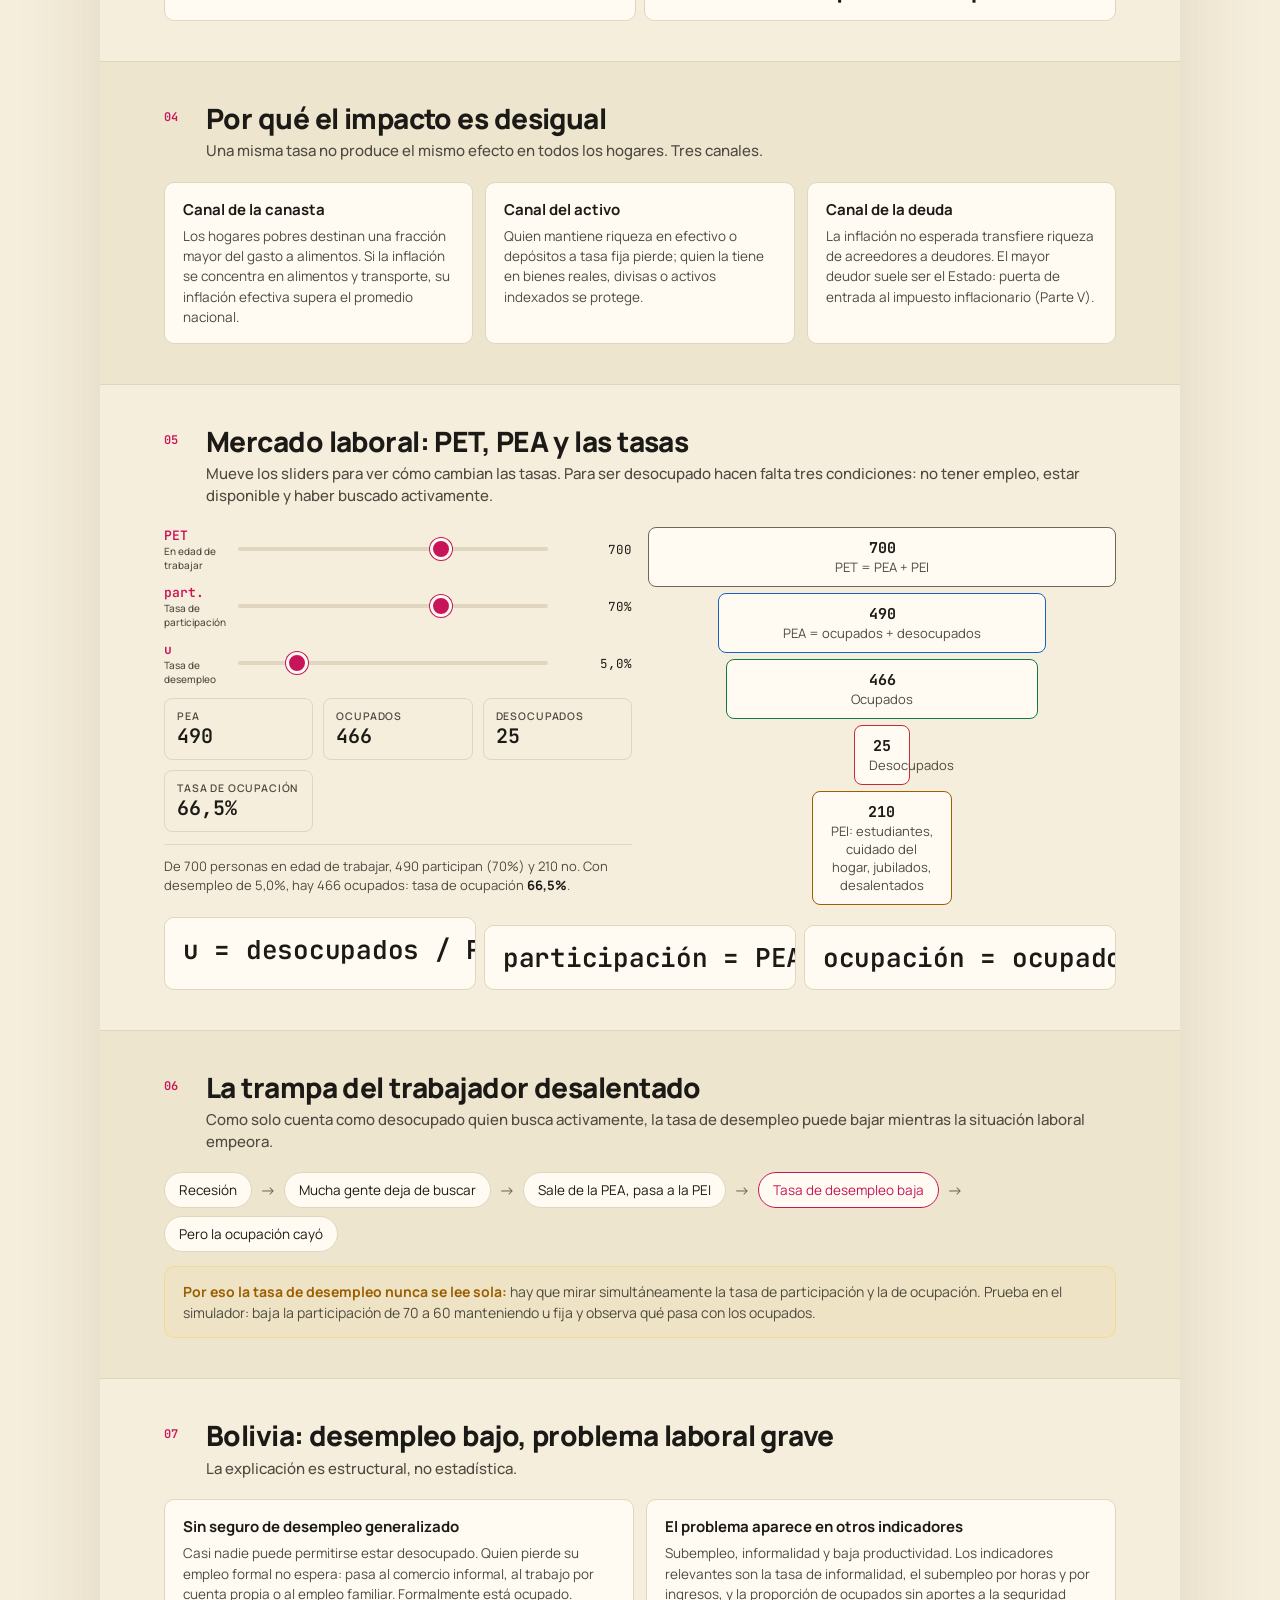
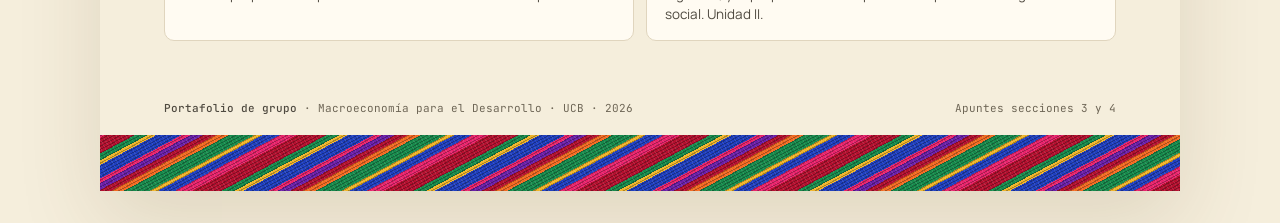
<file: infografias/04-ipc-mercado-laboral.html>
<!DOCTYPE html>
<html lang="es">
<head>
<meta charset="UTF-8"><meta name="viewport" content="width=device-width, initial-scale=1.0">
<title>Parte IV · IPC, inflación y mercado laboral</title>
<link rel="preconnect" href="https://fonts.googleapis.com">
<link href="https://fonts.googleapis.com/css2?family=Manrope:wght@400;500;600;700;800&family=JetBrains+Mono:wght@500;600&display=swap" rel="stylesheet">
<link rel="stylesheet" href="../assets/style.css">
<style>
  .steps4{display:grid;grid-template-columns:repeat(auto-fit,minmax(200px,1fr));gap:12px;counter-reset:s}
  .steps4 .card{position:relative;padding-top:20px}
  .steps4 .card::before{counter-increment:s;content:counter(s);position:absolute;top:-12px;left:14px;width:26px;height:26px;border-radius:50%;background:var(--acento);color:#fff;font:700 13px 'JetBrains Mono';display:flex;align-items:center;justify-content:center}
  .months{display:grid;grid-template-columns:repeat(auto-fit,minmax(60px,1fr));gap:6px}
  .months label{display:block;font-family:'JetBrains Mono';font-size:10px;color:var(--dim);margin-bottom:3px;text-align:center}
  .months input{width:100%;background:var(--bg);border:1px solid var(--line);border-radius:6px;color:var(--text);font:600 13px 'JetBrains Mono';padding:7px 4px;text-align:center;outline:0}
  .months input:focus{border-color:var(--acento)}
  .pyr{display:flex;flex-direction:column;gap:6px;align-items:center}
  .pyr div{background:var(--card);border:1px solid var(--line);border-radius:8px;padding:10px 14px;text-align:center;font-size:13px;color:var(--muted);transition:width .3s}
  .pyr div b{display:block;color:var(--text);font-family:'JetBrains Mono';font-size:15px}
  .pyr .pet{width:100%;border-color:var(--dim)}.pyr .pea{width:82%;border-color:var(--azul)}.pyr .occ{width:64%;border-color:var(--ok)}.pyr .des{width:40%;border-color:var(--bad)}
  .pyr .pei{width:82%;border-color:var(--warn)}
  .lab2{display:grid;grid-template-columns:minmax(0,1fr) minmax(0,1fr);gap:16px}
  @media (max-width:720px){.lab2{grid-template-columns:1fr}}
  .canal{display:grid;grid-template-columns:repeat(auto-fit,minmax(200px,1fr));gap:12px}
</style>
</head>
<body>
<div class="poster">
  <div class="aguayo"></div>
  <header class="hero">
    <div>
      <div class="kicker">Macroeconomía · Unidad I · Parte IV</div>
      <h1>Nivel de precios, IPC y mercado laboral</h1>
      <p class="sub">Cómo se construye el índice que mide la inflación que sienten los hogares, las tres tasas que no hay que confundir, y por qué la tasa de desempleo no basta.</p>
    </div>
    <div class="meta"><b>S 5</b>Anticipa la Sesión 5 y la Unidad II</div>
  </header>

  <section>
    <div class="h2"><div class="num">01</div><h2>Cómo se construye el IPC<small>Un índice que resume la evolución de los precios de una canasta de bienes y servicios consumidos por los hogares, ponderados por su importancia en el gasto.</small></h2></div>
    <div class="steps4">
      <div class="card"><h4>Definir la canasta</h4><p>Qué consume un hogar representativo y en qué proporción, según la encuesta de presupuestos familiares.</p></div>
      <div class="card"><h4>Fijar ponderaciones</h4><p>Cada bien recibe un peso igual a su participación en el gasto total. El pan pesa más que los televisores.</p></div>
      <div class="card"><h4>Recoger precios</h4><p>Periódicamente, en las mismas ciudades y establecimientos.</p></div>
      <div class="card"><h4>Calcular el índice</h4><p>Promedio ponderado, normalizado a 100 en el período base.</p></div>
    </div>
    <div class="callout info"><b>En Bolivia</b> lo calcula el INE con una canasta de 397 productos y servicios, relevada en ciudades capitales y conurbaciones. La cifra nacional es un promedio: en diciembre de 2025 la variación mensual fue 1,66% en Potosí y 0,28% en la región metropolitana Kanata, con promedio nacional de 0,59%.</div>
  </section>

  <section class="alt">
    <div class="h2"><div class="num">02</div><h2>Las tres tasas de inflación<small>Inflación (%) = [(IPC<sub>t</sub> − IPC<sub>t−1</sub>) / IPC<sub>t−1</sub>] × 100. Según qué período sea t salen tres cifras distintas.</small></h2></div>
    <div class="grid">
      <div class="card"><h4><span>1</span>Mensual</h4><p>Variación respecto del mes anterior.</p><p class="mono" style="color:var(--text);margin-top:6px">0,59% · dic 2025</p></div>
      <div class="card"><h4><span>2</span>Acumulada</h4><p>Desde diciembre del año anterior hasta el mes de referencia.</p><p class="mono" style="color:var(--text);margin-top:6px">20,40% · año 2025</p></div>
      <div class="card"><h4><span>3</span>Interanual</h4><p>Respecto del mismo mes del año anterior.</p><p class="mono" style="color:var(--text);margin-top:6px">9,23% · jul 2026</p></div>
    </div>
    <p style="margin-top:12px">A fin de año, la acumulada y la interanual coinciden. En cualquier otro mes, no.</p>
  </section>

  <section>
    <div class="h2"><div class="num">03</div><h2>Calculadora: las inflaciones mensuales no se suman<small>Escribe la inflación de cada mes. Los precios se componen: (1 + π₁) × (1 + π₂) × … − 1.</small></h2></div>
    <div class="sim">
      <div>
        <div class="months" id="months"></div>
        <button class="reset" id="r2024">Bolivia 2024 (9,97%)</button> <button class="reset" id="r2025">Bolivia 2025 (20,40%)</button> <button class="reset" id="rflat">2% todos los meses</button>
      </div>
      <div>
        <div class="kpi">
          <div><small>Suma simple</small><b id="ssum" style="color:var(--bad)"></b></div>
          <div><small>Acumulada real</small><b id="scomp" style="color:var(--ok)"></b></div>
          <div><small>Poder adquisitivo</small><b id="spa"></b></div>
        </div>
        <div class="note" id="mnote"></div>
      </div>
    </div>
    <div class="formulas" style="margin-top:12px">
      <div class="f">Acumulada = Π(1 + π<sub>i</sub>) − 1</div>
      <div class="f">Pérdida de poder adquisitivo = 1 − 1/(1 + π)</div>
    </div>
  </section>

  <section class="alt">
    <div class="h2"><div class="num">04</div><h2>Por qué el impacto es desigual<small>Una misma tasa no produce el mismo efecto en todos los hogares. Tres canales.</small></h2></div>
    <div class="canal">
      <div class="card"><h4>Canal de la canasta</h4><p>Los hogares pobres destinan una fracción mayor del gasto a alimentos. Si la inflación se concentra en alimentos y transporte, su inflación efectiva supera el promedio nacional.</p></div>
      <div class="card"><h4>Canal del activo</h4><p>Quien mantiene riqueza en efectivo o depósitos a tasa fija pierde; quien la tiene en bienes reales, divisas o activos indexados se protege.</p></div>
      <div class="card"><h4>Canal de la deuda</h4><p>La inflación no esperada transfiere riqueza de acreedores a deudores. El mayor deudor suele ser el Estado: puerta de entrada al impuesto inflacionario (Parte V).</p></div>
    </div>
  </section>

  <section>
    <div class="h2"><div class="num">05</div><h2>Mercado laboral: PET, PEA y las tasas<small>Mueve los sliders para ver cómo cambian las tasas. Para ser desocupado hacen falta tres condiciones: no tener empleo, estar disponible y haber buscado activamente.</small></h2></div>
    <div class="lab2">
      <div>
        <div class="ctl"><label for="pet">PET<small>En edad de trabajar</small></label><input type="range" id="pet" min="100" max="1000" step="10" value="700"><output id="opet"></output></div>
        <div class="ctl"><label for="part">part.<small>Tasa de participación</small></label><input type="range" id="part" min="30" max="90" step="1" value="70"><output id="opart"></output></div>
        <div class="ctl"><label for="des">u<small>Tasa de desempleo</small></label><input type="range" id="des" min="0" max="30" step="0.5" value="5"><output id="odes"></output></div>
        <div class="kpi">
          <div><small>PEA</small><b id="kpea"></b></div>
          <div><small>Ocupados</small><b id="kocc"></b></div>
          <div><small>Desocupados</small><b id="kdes"></b></div>
          <div><small>Tasa de ocupación</small><b id="kocr"></b></div>
        </div>
        <div class="note" id="lnote"></div>
      </div>
      <div class="pyr">
        <div class="pet" id="bpet"><b></b>PET = PEA + PEI</div>
        <div class="pea" id="bpea"><b></b>PEA = ocupados + desocupados</div>
        <div class="occ" id="bocc"><b></b>Ocupados</div>
        <div class="des" id="bdes"><b></b>Desocupados</div>
        <div class="pei" id="bpei"><b></b>PEI: estudiantes, cuidado del hogar, jubilados, desalentados</div>
      </div>
    </div>
    <div class="formulas" style="margin-top:12px">
      <div class="f">u = desocupados / PEA</div>
      <div class="f">participación = PEA / PET</div>
      <div class="f">ocupación = ocupados / PET</div>
    </div>
  </section>

  <section class="alt">
    <div class="h2"><div class="num">06</div><h2>La trampa del trabajador desalentado<small>Como solo cuenta como desocupado quien busca activamente, la tasa de desempleo puede bajar mientras la situación laboral empeora.</small></h2></div>
    <div class="flow">
      <span>Recesión</span><i>→</i><span>Mucha gente deja de buscar</span><i>→</i><span>Sale de la PEA, pasa a la PEI</span><i>→</i><span class="hi">Tasa de desempleo baja</span><i>→</i><span>Pero la ocupación cayó</span>
    </div>
    <div class="callout" style="margin-top:14px"><b>Por eso la tasa de desempleo nunca se lee sola:</b> hay que mirar simultáneamente la tasa de participación y la de ocupación. Prueba en el simulador: baja la participación de 70 a 60 manteniendo u fija y observa qué pasa con los ocupados.</div>
  </section>

  <section>
    <div class="h2"><div class="num">07</div><h2>Bolivia: desempleo bajo, problema laboral grave<small>La explicación es estructural, no estadística.</small></h2></div>
    <div class="grid wide">
      <div class="card"><h4>Sin seguro de desempleo generalizado</h4><p>Casi nadie puede permitirse estar desocupado. Quien pierde su empleo formal no espera: pasa al comercio informal, al trabajo por cuenta propia o al empleo familiar. Formalmente está ocupado.</p></div>
      <div class="card"><h4>El problema aparece en otros indicadores</h4><p>Subempleo, informalidad y baja productividad. Los indicadores relevantes son la tasa de informalidad, el subempleo por horas y por ingresos, y la proporción de ocupados sin aportes a la seguridad social. Unidad II.</p></div>
    </div>
  </section>

  <footer><div><b>Portafolio de grupo</b> · Macroeconomía para el Desarrollo · UCB · 2026</div><div>Apuntes secciones 3 y 4</div></footer>
  <div class="aguayo"></div>
</div>
<script>
(function(){
  const $=id=>document.getElementById(id);const f=(n,d)=>n.toFixed(d).replace('.',',');
  const M=['ene','feb','mar','abr','may','jun','jul','ago','sep','oct','nov','dic'];
  const b2025=[1.31,1.72,0.75,0.85,2.43,1.9,1.99,1.98,1.4,1.19,1.12,0.59];
  const b2024=[0.6,0.7,0.6,0.5,0.5,0.4,0.9,1.6,1.2,1.5,0.6,0.5];
  $('months').innerHTML=M.map((m,i)=>`<div><label>${m}</label><input type="number" step="0.01" id="m${i}"></div>`).join('');
  function set(arr){arr.forEach((v,i)=>$('m'+i).value=v);calc();}
  function calc(){let sum=0,comp=1;for(let i=0;i<12;i++){const v=+($('m'+i).value||0);sum+=v;comp*=1+v/100;}
    const acc=(comp-1)*100, pa=(1-1/comp)*100;
    $('ssum').textContent=f(sum,2)+'%';$('scomp').textContent=f(acc,2)+'%';$('spa').textContent='−'+f(pa,1)+'%';
    $('mnote').innerHTML=`Sumar da <b>${f(sum,2)}%</b>; encadenar da <b>${f(acc,2)}%</b>. Diferencia: ${f(acc-sum,2)} puntos. Una canasta de Bs 1.000 termina costando Bs ${f(1000*comp,0)}. Un salario que no se movió perdió <b>${f(pa,1)}%</b> de poder de compra, que no es lo mismo que la inflación: "cuánto subieron los precios" y "cuánto menos puedo comprar" son preguntas distintas.`;}
  for(let i=0;i<12;i++)$('m'+i).addEventListener('input',calc);
  $('r2025').onclick=()=>set(b2025);$('r2024').onclick=()=>set(b2024);$('rflat').onclick=()=>set(Array(12).fill(2));
  set(b2025);

  function lab(){const pet=+$('pet').value,part=+$('part').value,u=+$('des').value;
    const pea=pet*part/100,des=pea*u/100,occ=pea-des,pei=pet-pea,ocr=occ/pet*100;
    $('opet').textContent=pet;$('opart').textContent=part+'%';$('odes').textContent=f(u,1)+'%';
    $('kpea').textContent=f(pea,0);$('kocc').textContent=f(occ,0);$('kdes').textContent=f(des,0);$('kocr').textContent=f(ocr,1)+'%';
    $('bpet').querySelector('b').textContent=f(pet,0);$('bpea').querySelector('b').textContent=f(pea,0);$('bocc').querySelector('b').textContent=f(occ,0);$('bdes').querySelector('b').textContent=f(des,0);$('bpei').querySelector('b').textContent=f(pei,0);
    $('bpea').style.width=Math.max(30,part)+'%';$('bocc').style.width=Math.max(20,part*(1-u/100))+'%';$('bdes').style.width=Math.max(12,part*u/100+8)+'%';$('bpei').style.width=Math.max(20,100-part)+'%';
    $('lnote').innerHTML=`De ${pet} personas en edad de trabajar, ${f(pea,0)} participan (${part}%) y ${f(pei,0)} no. Con desempleo de ${f(u,1)}%, hay ${f(occ,0)} ocupados: tasa de ocupación <b>${f(ocr,1)}%</b>. ${part<60?'<b>Participación baja:</b> aunque u sea baja, pocos están trabajando. Es el efecto del trabajador desalentado.':''}`;}
  ['pet','part','des'].forEach(id=>$(id).addEventListener('input',lab));lab();
})();
</script>
</body>
</html>
</file>
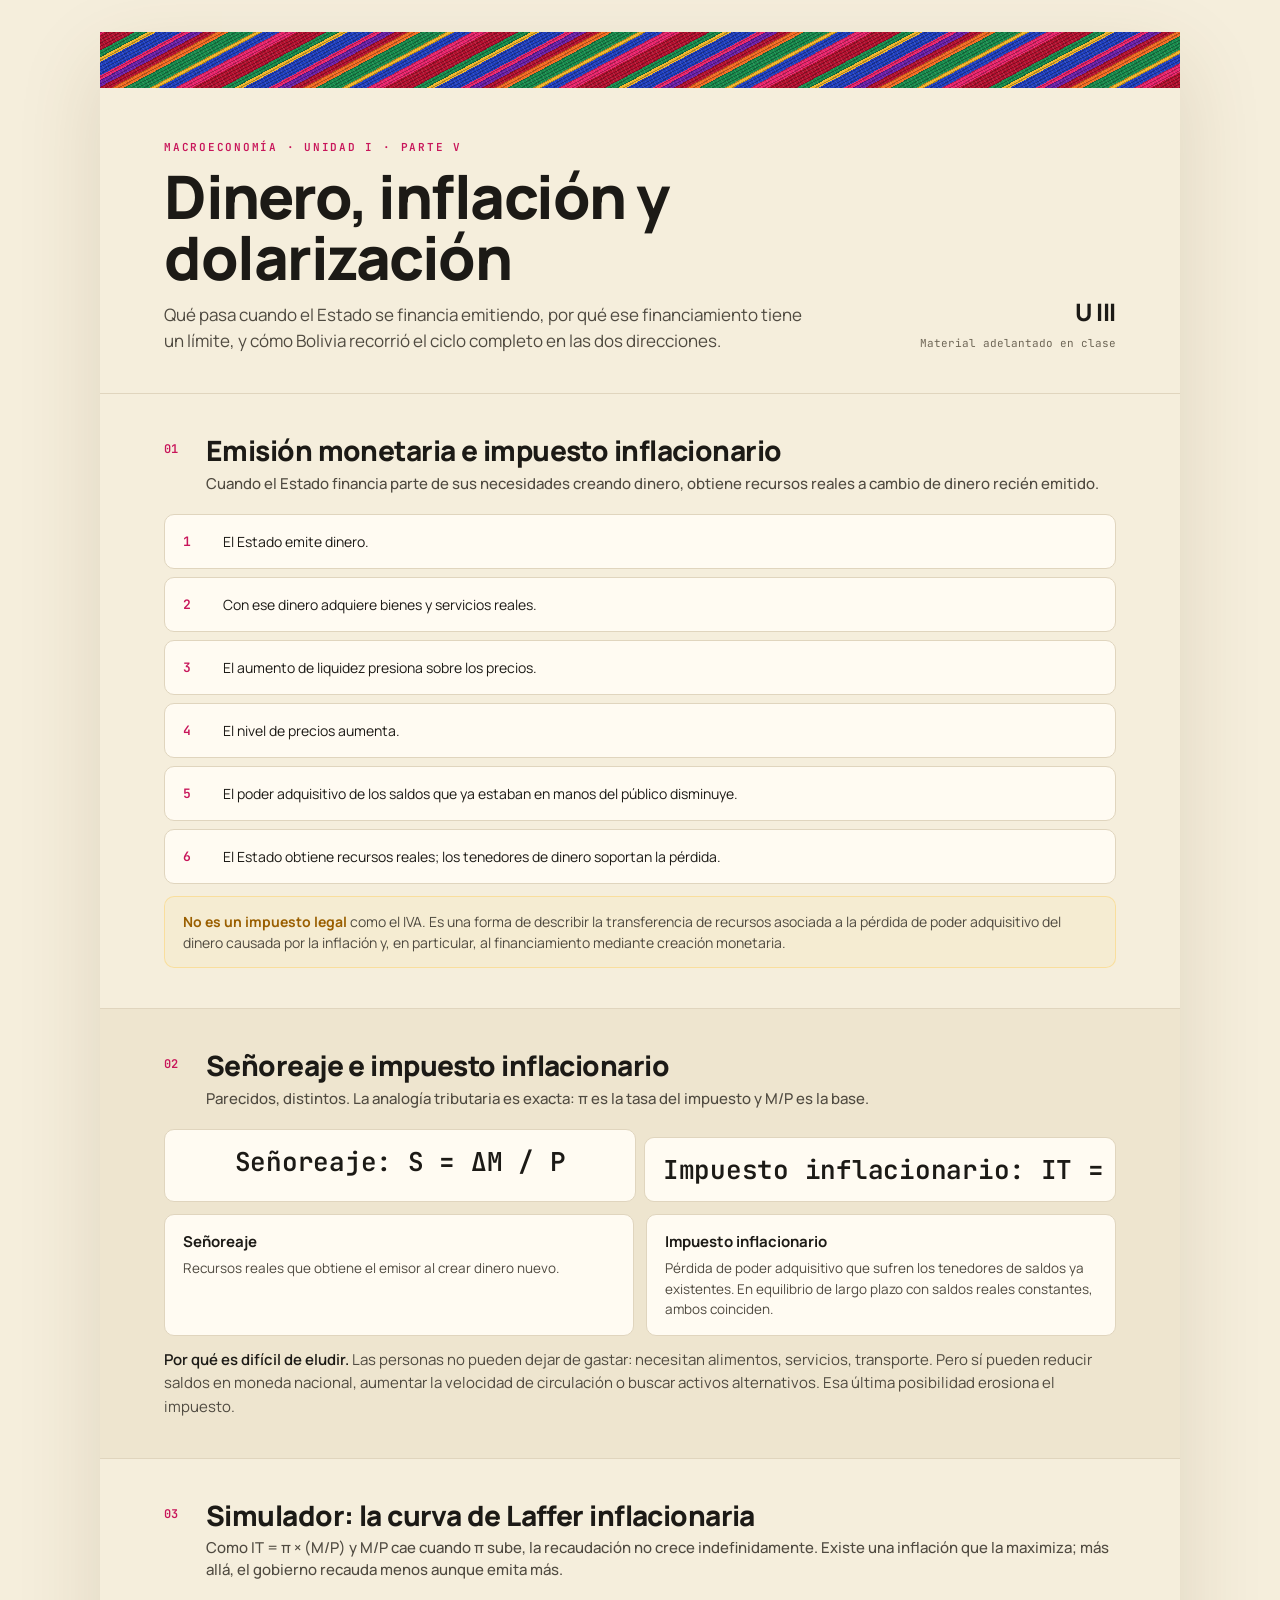
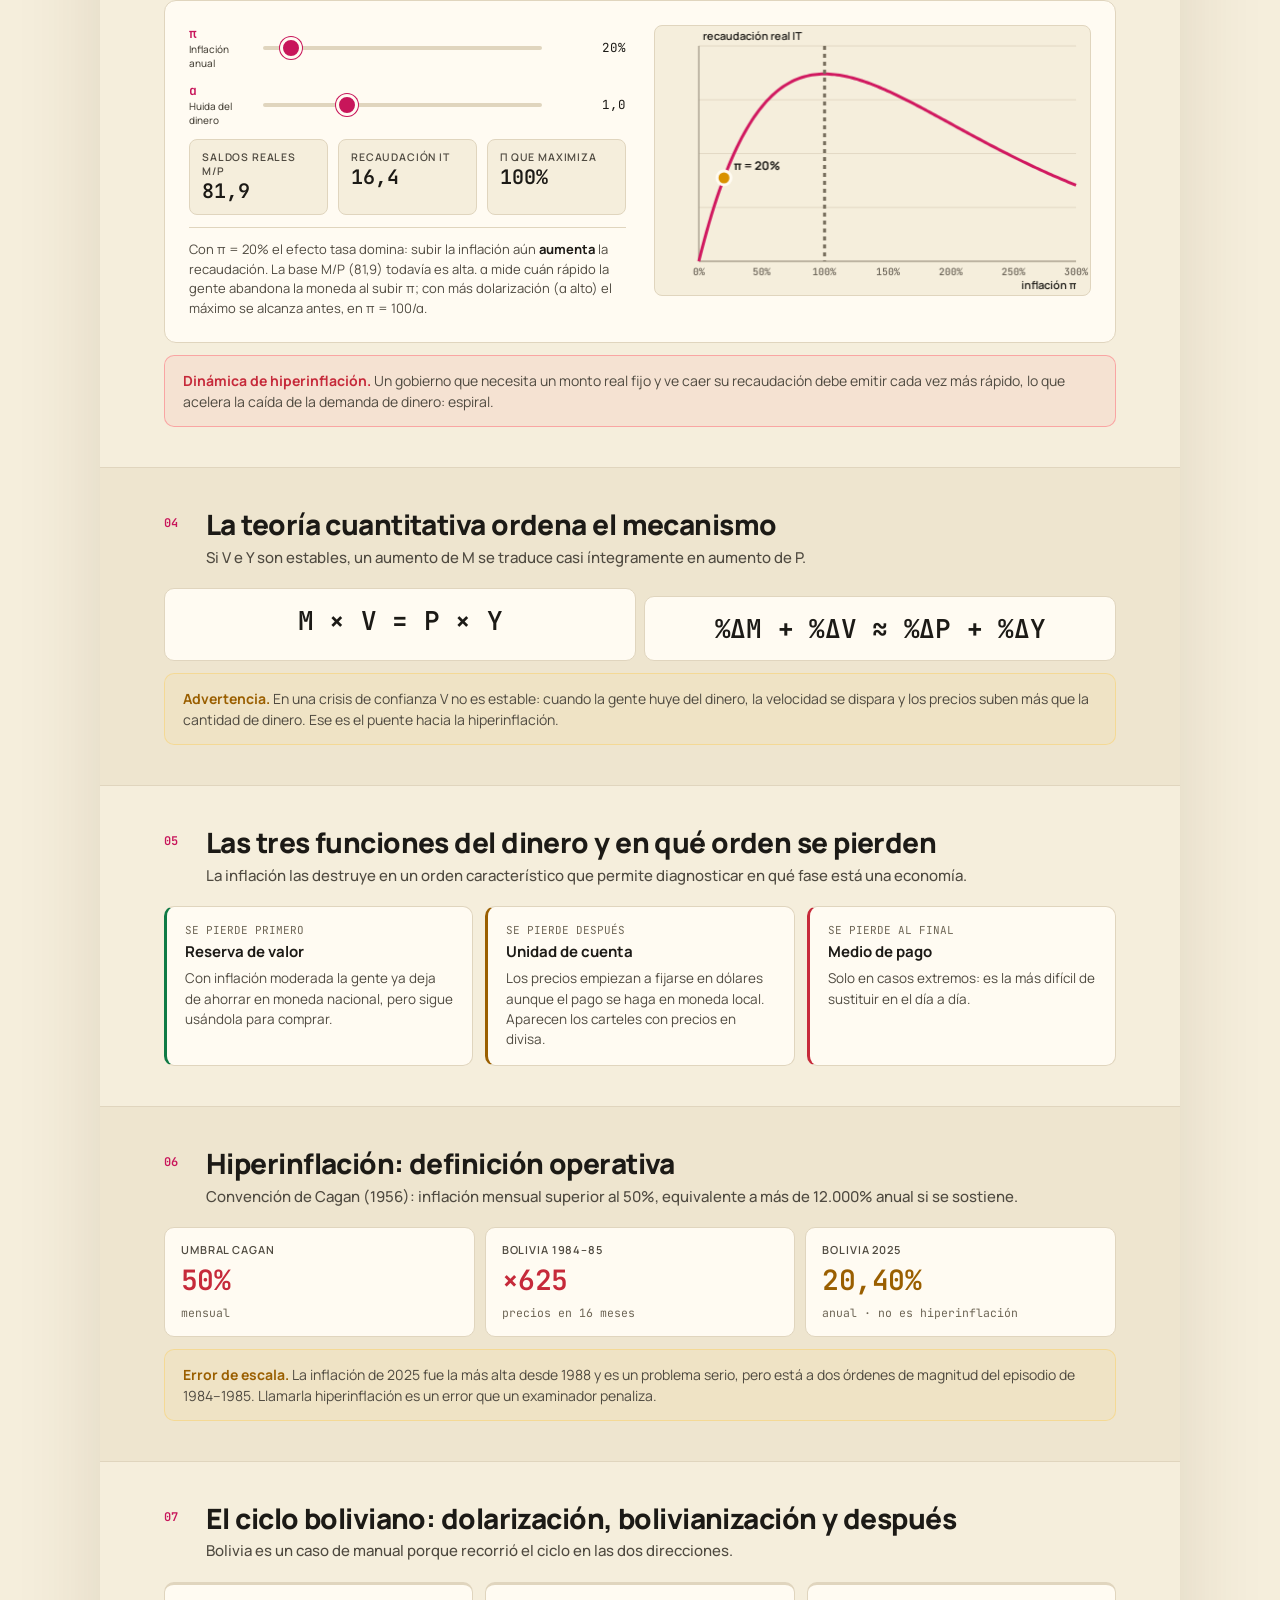
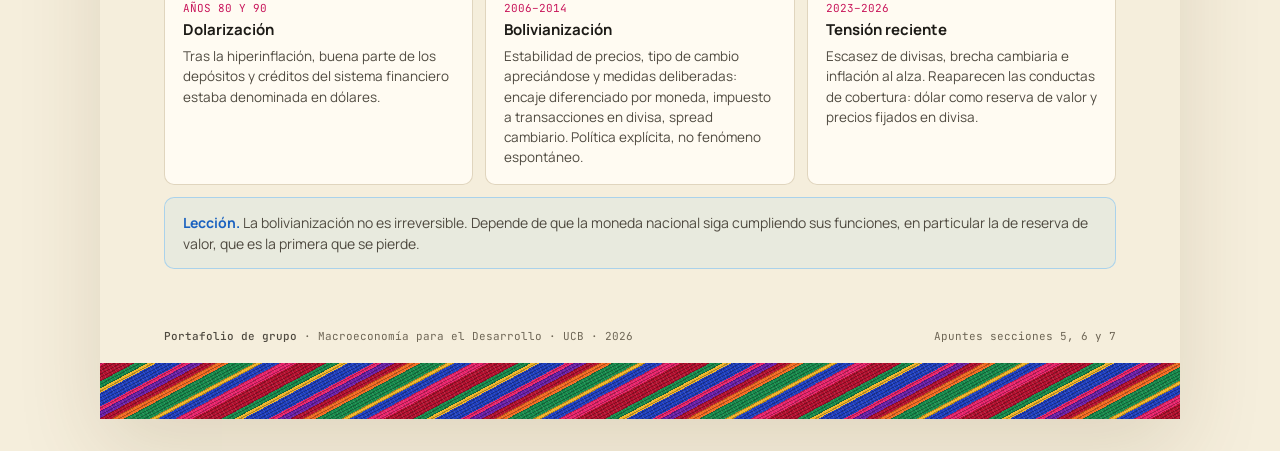
<file: infografias/05-dinero-inflacion.html>
<!DOCTYPE html>
<html lang="es">
<head>
<meta charset="UTF-8"><meta name="viewport" content="width=device-width, initial-scale=1.0">
<title>Parte V · Dinero, inflación y dolarización</title>
<link rel="preconnect" href="https://fonts.googleapis.com">
<link href="https://fonts.googleapis.com/css2?family=Manrope:wght@400;500;600;700;800&family=JetBrains+Mono:wght@500;600&display=swap" rel="stylesheet">
<link rel="stylesheet" href="../assets/style.css">
<style>
  .mech{counter-reset:m}
  .mech .card{display:grid;grid-template-columns:30px 1fr;gap:10px;margin-bottom:8px;align-items:start}
  .mech .card::before{counter-increment:m;content:counter(m);font-family:'JetBrains Mono';color:var(--acento);font-weight:600;font-size:13px;padding-top:2px}
  .mech .card p{font-size:14px;color:var(--text)}
  .fn{display:grid;grid-template-columns:repeat(auto-fit,minmax(200px,1fr));gap:12px}
  .fn .card{border-left:3px solid var(--ok)}.fn .card:nth-child(2){border-left-color:var(--warn)}.fn .card:nth-child(3){border-left-color:var(--bad)}
  .fn .ord{font-family:'JetBrains Mono';font-size:11px;color:var(--dim);margin-bottom:4px}
  .cycle{display:grid;grid-template-columns:repeat(auto-fit,minmax(220px,1fr));gap:12px}
  .cycle .card{border-top:3px solid var(--line)}
  .cycle .card .d{font-family:'JetBrains Mono';font-size:11px;color:var(--acento);margin-bottom:4px}
  .cagan{display:grid;grid-template-columns:repeat(auto-fit,minmax(160px,1fr));gap:10px;align-items:stretch}
</style>
</head>
<body>
<div class="poster">
  <div class="aguayo"></div>
  <header class="hero">
    <div>
      <div class="kicker">Macroeconomía · Unidad I · Parte V</div>
      <h1>Dinero, inflación y dolarización</h1>
      <p class="sub">Qué pasa cuando el Estado se financia emitiendo, por qué ese financiamiento tiene un límite, y cómo Bolivia recorrió el ciclo completo en las dos direcciones.</p>
    </div>
    <div class="meta"><b>U III</b>Material adelantado en clase</div>
  </header>

  <section>
    <div class="h2"><div class="num">01</div><h2>Emisión monetaria e impuesto inflacionario<small>Cuando el Estado financia parte de sus necesidades creando dinero, obtiene recursos reales a cambio de dinero recién emitido.</small></h2></div>
    <div class="mech">
      <div class="card"><p>El Estado emite dinero.</p></div>
      <div class="card"><p>Con ese dinero adquiere bienes y servicios reales.</p></div>
      <div class="card"><p>El aumento de liquidez presiona sobre los precios.</p></div>
      <div class="card"><p>El nivel de precios aumenta.</p></div>
      <div class="card"><p>El poder adquisitivo de los saldos que ya estaban en manos del público disminuye.</p></div>
      <div class="card"><p>El Estado obtiene recursos reales; los tenedores de dinero soportan la pérdida.</p></div>
    </div>
    <div class="callout"><b>No es un impuesto legal</b> como el IVA. Es una forma de describir la transferencia de recursos asociada a la pérdida de poder adquisitivo del dinero causada por la inflación y, en particular, al financiamiento mediante creación monetaria.</div>
  </section>

  <section class="alt">
    <div class="h2"><div class="num">02</div><h2>Señoreaje e impuesto inflacionario<small>Parecidos, distintos. La analogía tributaria es exacta: π es la tasa del impuesto y M/P es la base.</small></h2></div>
    <div class="formulas">
      <div class="f">Señoreaje: S = ΔM / P</div>
      <div class="f">Impuesto inflacionario: IT = π × (M/P)</div>
    </div>
    <div class="grid wide" style="margin-top:12px">
      <div class="card"><h4>Señoreaje</h4><p>Recursos reales que obtiene el emisor al crear dinero nuevo.</p></div>
      <div class="card"><h4>Impuesto inflacionario</h4><p>Pérdida de poder adquisitivo que sufren los tenedores de saldos ya existentes. En equilibrio de largo plazo con saldos reales constantes, ambos coinciden.</p></div>
    </div>
    <p style="margin-top:12px"><b>Por qué es difícil de eludir.</b> Las personas no pueden dejar de gastar: necesitan alimentos, servicios, transporte. Pero sí pueden reducir saldos en moneda nacional, aumentar la velocidad de circulación o buscar activos alternativos. Esa última posibilidad erosiona el impuesto.</p>
  </section>

  <section>
    <div class="h2"><div class="num">03</div><h2>Simulador: la curva de Laffer inflacionaria<small>Como IT = π × (M/P) y M/P cae cuando π sube, la recaudación no crece indefinidamente. Existe una inflación que la maximiza; más allá, el gobierno recauda menos aunque emita más.</small></h2></div>
    <div class="sim">
      <div>
        <div class="ctl"><label for="pi">π<small>Inflación anual</small></label><input type="range" id="pi" min="0" max="300" step="1" value="20"><output id="opi"></output></div>
        <div class="ctl"><label for="alpha">α<small>Huida del dinero</small></label><input type="range" id="alpha" min="0.2" max="3" step="0.1" value="1"><output id="oalpha"></output></div>
        <div class="kpi">
          <div><small>Saldos reales M/P</small><b id="kmp"></b></div>
          <div><small>Recaudación IT</small><b id="kit"></b></div>
          <div><small>π que maximiza</small><b id="kmax"></b></div>
        </div>
        <div class="note" id="note"></div>
      </div>
      <div><canvas class="chart" id="cv"></canvas></div>
    </div>
    <div class="callout bad" style="margin-top:12px"><b>Dinámica de hiperinflación.</b> Un gobierno que necesita un monto real fijo y ve caer su recaudación debe emitir cada vez más rápido, lo que acelera la caída de la demanda de dinero: espiral.</div>
  </section>

  <section class="alt">
    <div class="h2"><div class="num">04</div><h2>La teoría cuantitativa ordena el mecanismo<small>Si V e Y son estables, un aumento de M se traduce casi íntegramente en aumento de P.</small></h2></div>
    <div class="formulas">
      <div class="f">M × V = P × Y</div>
      <div class="f">%ΔM + %ΔV ≈ %ΔP + %ΔY</div>
    </div>
    <div class="callout" style="margin-top:12px"><b>Advertencia.</b> En una crisis de confianza V no es estable: cuando la gente huye del dinero, la velocidad se dispara y los precios suben más que la cantidad de dinero. Ese es el puente hacia la hiperinflación.</div>
  </section>

  <section>
    <div class="h2"><div class="num">05</div><h2>Las tres funciones del dinero y en qué orden se pierden<small>La inflación las destruye en un orden característico que permite diagnosticar en qué fase está una economía.</small></h2></div>
    <div class="fn">
      <div class="card"><div class="ord">SE PIERDE PRIMERO</div><h4>Reserva de valor</h4><p>Con inflación moderada la gente ya deja de ahorrar en moneda nacional, pero sigue usándola para comprar.</p></div>
      <div class="card"><div class="ord">SE PIERDE DESPUÉS</div><h4>Unidad de cuenta</h4><p>Los precios empiezan a fijarse en dólares aunque el pago se haga en moneda local. Aparecen los carteles con precios en divisa.</p></div>
      <div class="card"><div class="ord">SE PIERDE AL FINAL</div><h4>Medio de pago</h4><p>Solo en casos extremos: es la más difícil de sustituir en el día a día.</p></div>
    </div>
  </section>

  <section class="alt">
    <div class="h2"><div class="num">06</div><h2>Hiperinflación: definición operativa<small>Convención de Cagan (1956): inflación mensual superior al 50%, equivalente a más de 12.000% anual si se sostiene.</small></h2></div>
    <div class="cagan">
      <div class="stat"><div><small>Umbral Cagan</small><b class="bad">50%</b><span>mensual</span></div></div>
      <div class="stat"><div><small>Bolivia 1984–85</small><b class="bad">×625</b><span>precios en 16 meses</span></div></div>
      <div class="stat"><div><small>Bolivia 2025</small><b class="warn">20,40%</b><span>anual · no es hiperinflación</span></div></div>
    </div>
    <div class="callout" style="margin-top:12px"><b>Error de escala.</b> La inflación de 2025 fue la más alta desde 1988 y es un problema serio, pero está a dos órdenes de magnitud del episodio de 1984–1985. Llamarla hiperinflación es un error que un examinador penaliza.</div>
  </section>

  <section>
    <div class="h2"><div class="num">07</div><h2>El ciclo boliviano: dolarización, bolivianización y después<small>Bolivia es un caso de manual porque recorrió el ciclo en las dos direcciones.</small></h2></div>
    <div class="cycle">
      <div class="card"><div class="d">AÑOS 80 Y 90</div><h4>Dolarización</h4><p>Tras la hiperinflación, buena parte de los depósitos y créditos del sistema financiero estaba denominada en dólares.</p></div>
      <div class="card"><div class="d">2006–2014</div><h4>Bolivianización</h4><p>Estabilidad de precios, tipo de cambio apreciándose y medidas deliberadas: encaje diferenciado por moneda, impuesto a transacciones en divisa, spread cambiario. Política explícita, no fenómeno espontáneo.</p></div>
      <div class="card"><div class="d">2023–2026</div><h4>Tensión reciente</h4><p>Escasez de divisas, brecha cambiaria e inflación al alza. Reaparecen las conductas de cobertura: dólar como reserva de valor y precios fijados en divisa.</p></div>
    </div>
    <div class="callout info" style="margin-top:12px"><b>Lección.</b> La bolivianización no es irreversible. Depende de que la moneda nacional siga cumpliendo sus funciones, en particular la de reserva de valor, que es la primera que se pierde.</div>
  </section>

  <footer><div><b>Portafolio de grupo</b> · Macroeconomía para el Desarrollo · UCB · 2026</div><div>Apuntes secciones 5, 6 y 7</div></footer>
  <div class="aguayo"></div>
</div>
<script>
(function(){
  const $=id=>document.getElementById(id);const f=(n,d)=>n.toFixed(d).replace('.',',');
  const cv=$('cv'),ctx=cv.getContext('2d');
  const mp=(pi,a)=>100*Math.exp(-a*pi/100);          // demanda de dinero tipo Cagan
  const it=(pi,a)=>pi/100*mp(pi,a);
  function draw(){
    const pi=+$('pi').value,a=+$('alpha').value;
    $('opi').textContent=pi+'%';$('oalpha').textContent=f(a,1);
    const pimax=100/a;
    $('kmp').textContent=f(mp(pi,a),1);$('kit').textContent=f(it(pi,a),1);$('kmax').textContent=f(pimax,0)+'%';
    const r=cv.parentElement.getBoundingClientRect();const W=Math.max(280,Math.floor(r.width)),H=Math.round(W*0.62),dpr=window.devicePixelRatio||1;
    cv.width=W*dpr;cv.height=H*dpr;cv.style.height=H+'px';ctx.setTransform(dpr,0,0,dpr,0,0);ctx.clearRect(0,0,W,H);
    const pad={l:44,r:14,t:20,b:34},maxIT=it(pimax,a)*1.15;
    const X=p=>pad.l+p/300*(W-pad.l-pad.r),Y=v=>H-pad.b-v/maxIT*(H-pad.t-pad.b);
    ctx.strokeStyle='#E2D8C4';ctx.lineWidth=1;ctx.font='500 10px JetBrains Mono';ctx.fillStyle='#6B6458';
    for(let g=0;g<=4;g++){const y=pad.t+g*(H-pad.t-pad.b)/4;ctx.beginPath();ctx.moveTo(pad.l,y);ctx.lineTo(W-pad.r,y);ctx.stroke();}
    ctx.textAlign='center';for(let p=0;p<=300;p+=50){ctx.fillText(p+'%',X(p),H-pad.b+14);}
    ctx.strokeStyle='#8C8373';ctx.beginPath();ctx.moveTo(pad.l,pad.t);ctx.lineTo(pad.l,H-pad.b);ctx.lineTo(W-pad.r,H-pad.b);ctx.stroke();
    ctx.fillStyle='#1C1A16';ctx.font='600 11px Manrope';ctx.textAlign='right';ctx.fillText('inflación π',W-pad.r,H-pad.b+28);ctx.textAlign='left';ctx.fillText('recaudación real IT',pad.l+4,pad.t-6);
    ctx.beginPath();ctx.strokeStyle='#D0185F';ctx.lineWidth=3;for(let p=0;p<=300;p+=2){const x=X(p),y=Y(it(p,a));p?ctx.lineTo(x,y):ctx.moveTo(x,y);}ctx.stroke();
    ctx.setLineDash([4,4]);ctx.strokeStyle='#766D5C';ctx.beginPath();ctx.moveTo(X(pimax),pad.t);ctx.lineTo(X(pimax),H-pad.b);ctx.stroke();ctx.setLineDash([]);
    ctx.fillStyle='#D99100';ctx.beginPath();ctx.arc(X(pi),Y(it(pi,a)),7,0,Math.PI*2);ctx.fill();ctx.strokeStyle='#FFFBF2';ctx.lineWidth=3;ctx.stroke();
    ctx.fillStyle='#1C1A16';ctx.font='700 12px Manrope';ctx.textAlign='left';ctx.fillText('π = '+pi+'%',Math.min(X(pi)+10,W-70),Y(it(pi,a))-8);
    let n;
    if(pi<pimax*0.9)n=`Con π = ${pi}% el efecto tasa domina: subir la inflación aún <b>aumenta</b> la recaudación. La base M/P (${f(mp(pi,a),1)}) todavía es alta.`;
    else if(pi<=pimax*1.1)n=`<b>Máximo de la curva.</b> Alrededor de π = ${f(pimax,0)}% el gobierno recauda lo máximo posible por emisión. Más inflación ya no rinde.`;
    else n=`Con π = ${pi}% la base cae más rápido que lo que sube la tasa: <b>la recaudación baja</b> aunque el gobierno emita más. La gente huye del dinero (M/P = ${f(mp(pi,a),1)}). Zona de espiral.`;
    n+=` α mide cuán rápido la gente abandona la moneda al subir π; con más dolarización (α alto) el máximo se alcanza antes, en π = 100/α.`;
    $('note').innerHTML=n;
  }
  ['pi','alpha'].forEach(id=>$(id).addEventListener('input',draw));window.addEventListener('resize',draw);draw();
})();
</script>
</body>
</html>
</file>
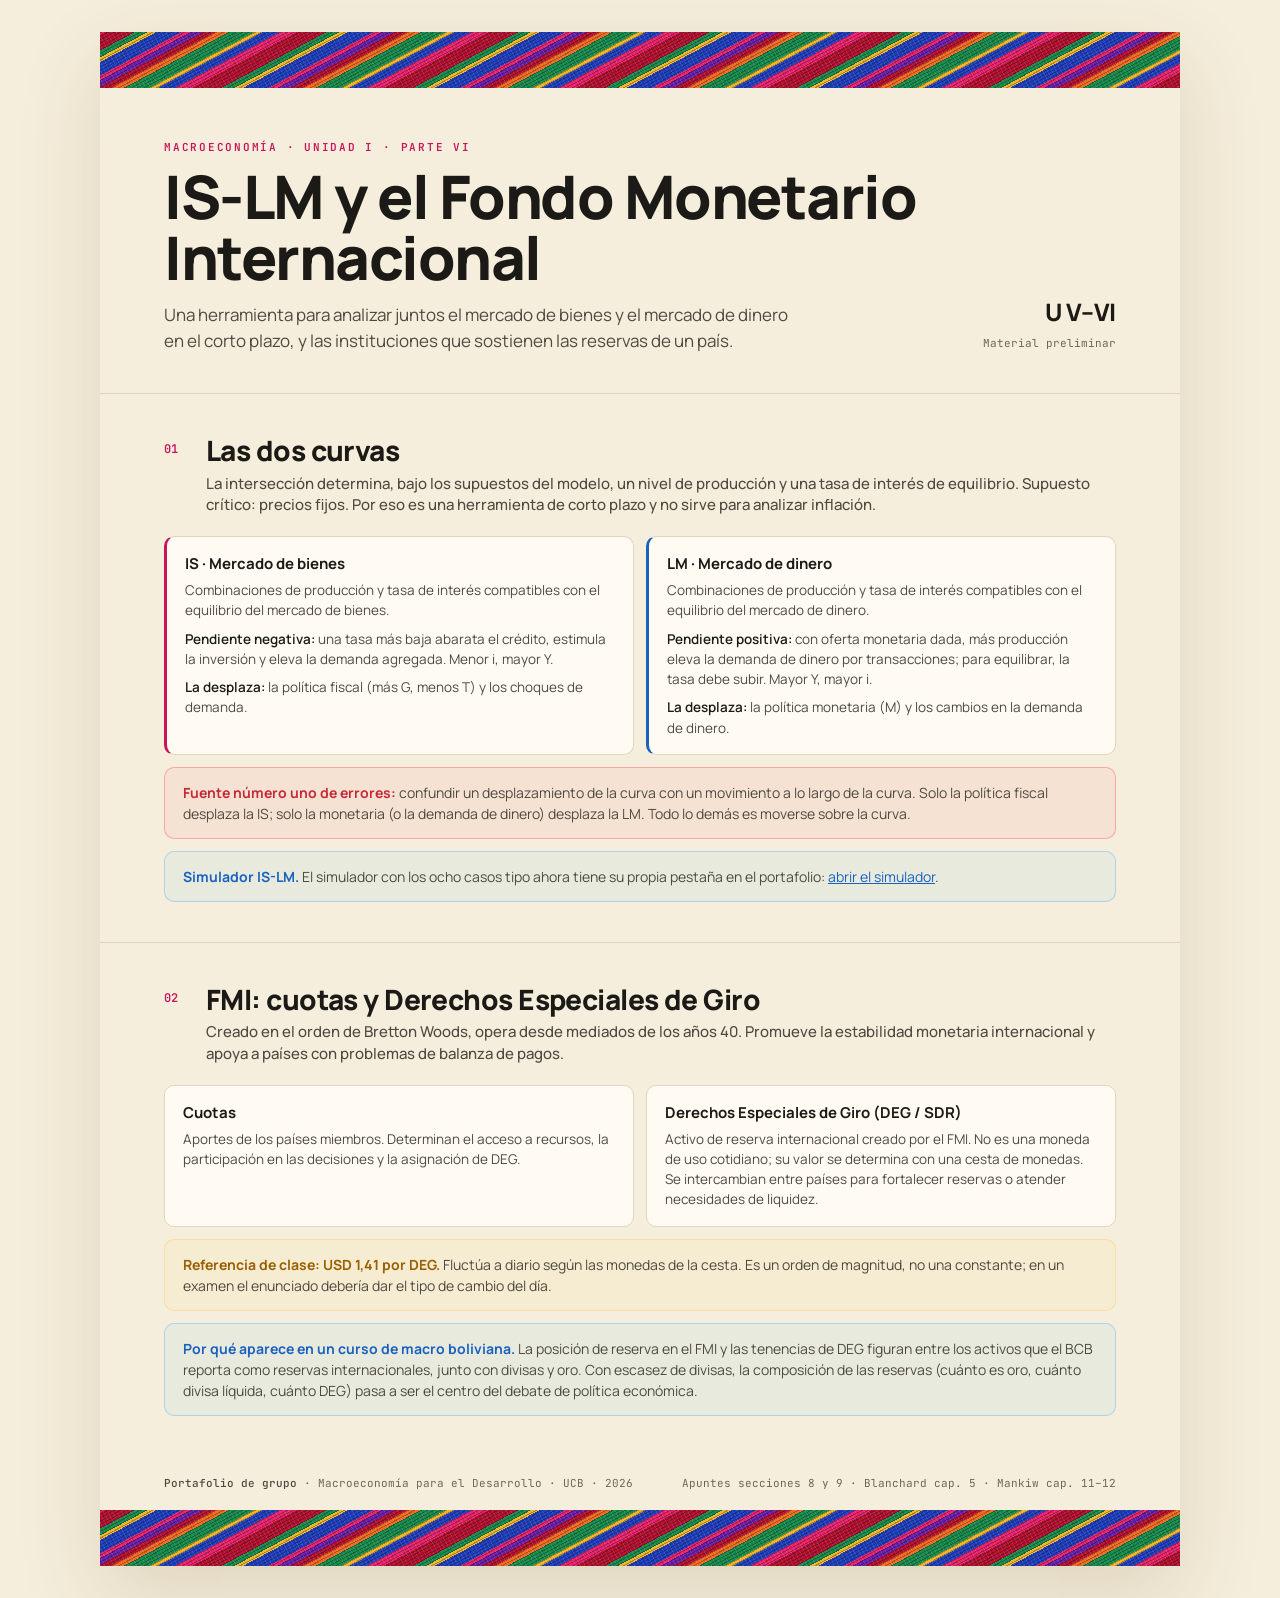
<file: infografias/06-islm-fmi.html>
<!DOCTYPE html>
<html lang="es">
<head>
<meta charset="UTF-8"><meta name="viewport" content="width=device-width, initial-scale=1.0">
<title>Parte VI · IS-LM y el FMI</title>
<link rel="preconnect" href="https://fonts.googleapis.com">
<link href="https://fonts.googleapis.com/css2?family=Manrope:wght@400;500;600;700;800&family=JetBrains+Mono:wght@500;600&display=swap" rel="stylesheet">
<link rel="stylesheet" href="../assets/style.css">
<style>
  .curves{display:grid;grid-template-columns:repeat(auto-fit,minmax(240px,1fr));gap:12px}
  .curves .card{border-left:3px solid var(--acento)}.curves .card:nth-child(2){border-left-color:var(--azul)}
</style>
</head>
<body>
<div class="poster">
  <div class="aguayo"></div>
  <header class="hero">
    <div>
      <div class="kicker">Macroeconomía · Unidad I · Parte VI</div>
      <h1>IS-LM y el Fondo Monetario Internacional</h1>
      <p class="sub">Una herramienta para analizar juntos el mercado de bienes y el mercado de dinero en el corto plazo, y las instituciones que sostienen las reservas de un país.</p>
    </div>
    <div class="meta"><b>U V–VI</b>Material preliminar</div>
  </header>

  <section>
    <div class="h2"><div class="num">01</div><h2>Las dos curvas<small>La intersección determina, bajo los supuestos del modelo, un nivel de producción y una tasa de interés de equilibrio. Supuesto crítico: precios fijos. Por eso es una herramienta de corto plazo y no sirve para analizar inflación.</small></h2></div>
    <div class="curves">
      <div class="card"><h4>IS · Mercado de bienes</h4><p>Combinaciones de producción y tasa de interés compatibles con el equilibrio del mercado de bienes.</p><p style="margin-top:8px"><b>Pendiente negativa:</b> una tasa más baja abarata el crédito, estimula la inversión y eleva la demanda agregada. Menor i, mayor Y.</p><p style="margin-top:8px"><b>La desplaza:</b> la política fiscal (más G, menos T) y los choques de demanda.</p></div>
      <div class="card"><h4>LM · Mercado de dinero</h4><p>Combinaciones de producción y tasa de interés compatibles con el equilibrio del mercado de dinero.</p><p style="margin-top:8px"><b>Pendiente positiva:</b> con oferta monetaria dada, más producción eleva la demanda de dinero por transacciones; para equilibrar, la tasa debe subir. Mayor Y, mayor i.</p><p style="margin-top:8px"><b>La desplaza:</b> la política monetaria (M) y los cambios en la demanda de dinero.</p></div>
    </div>
    <div class="callout bad"><b>Fuente número uno de errores:</b> confundir un desplazamiento de la curva con un movimiento a lo largo de la curva. Solo la política fiscal desplaza la IS; solo la monetaria (o la demanda de dinero) desplaza la LM. Todo lo demás es moverse sobre la curva.</div>
    <div class="callout info"><b>Simulador IS-LM.</b> El simulador con los ocho casos tipo ahora tiene su propia pestaña en el portafolio: <a href="../index.html#simulador" target="_top" style="color:var(--azul)">abrir el simulador</a>.</div>
  </section>

  <section>
    <div class="h2"><div class="num">02</div><h2>FMI: cuotas y Derechos Especiales de Giro<small>Creado en el orden de Bretton Woods, opera desde mediados de los años 40. Promueve la estabilidad monetaria internacional y apoya a países con problemas de balanza de pagos.</small></h2></div>
    <div class="grid wide">
      <div class="card"><h4>Cuotas</h4><p>Aportes de los países miembros. Determinan el acceso a recursos, la participación en las decisiones y la asignación de DEG.</p></div>
      <div class="card"><h4>Derechos Especiales de Giro (DEG / SDR)</h4><p>Activo de reserva internacional creado por el FMI. No es una moneda de uso cotidiano; su valor se determina con una cesta de monedas. Se intercambian entre países para fortalecer reservas o atender necesidades de liquidez.</p></div>
    </div>
    <div class="callout" style="margin-top:12px"><b>Referencia de clase: USD 1,41 por DEG.</b> Fluctúa a diario según las monedas de la cesta. Es un orden de magnitud, no una constante; en un examen el enunciado debería dar el tipo de cambio del día.</div>
    <div class="callout info"><b>Por qué aparece en un curso de macro boliviana.</b> La posición de reserva en el FMI y las tenencias de DEG figuran entre los activos que el BCB reporta como reservas internacionales, junto con divisas y oro. Con escasez de divisas, la composición de las reservas (cuánto es oro, cuánto divisa líquida, cuánto DEG) pasa a ser el centro del debate de política económica.</div>
  </section>

  <footer><div><b>Portafolio de grupo</b> · Macroeconomía para el Desarrollo · UCB · 2026</div><div>Apuntes secciones 8 y 9 · Blanchard cap. 5 · Mankiw cap. 11–12</div></footer>
  <div class="aguayo"></div>
</div>
</body>
</html>
</file>
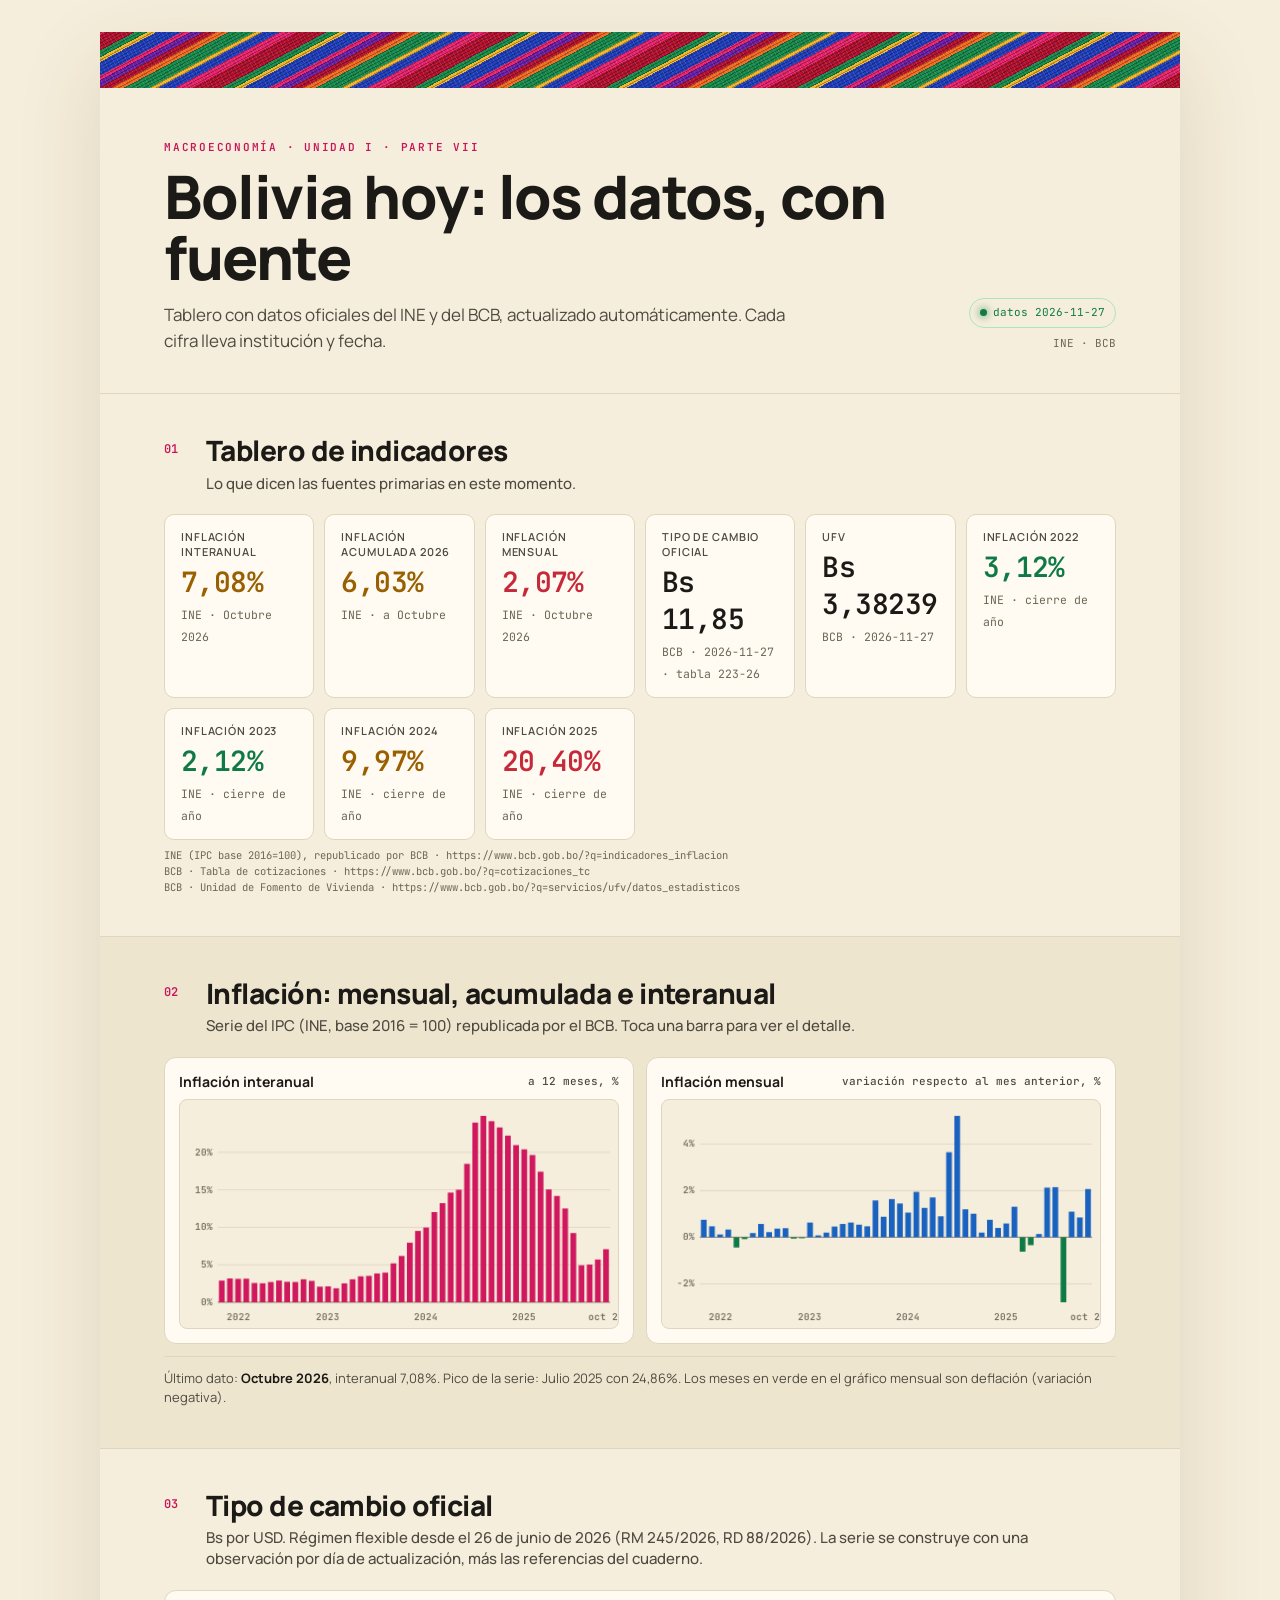
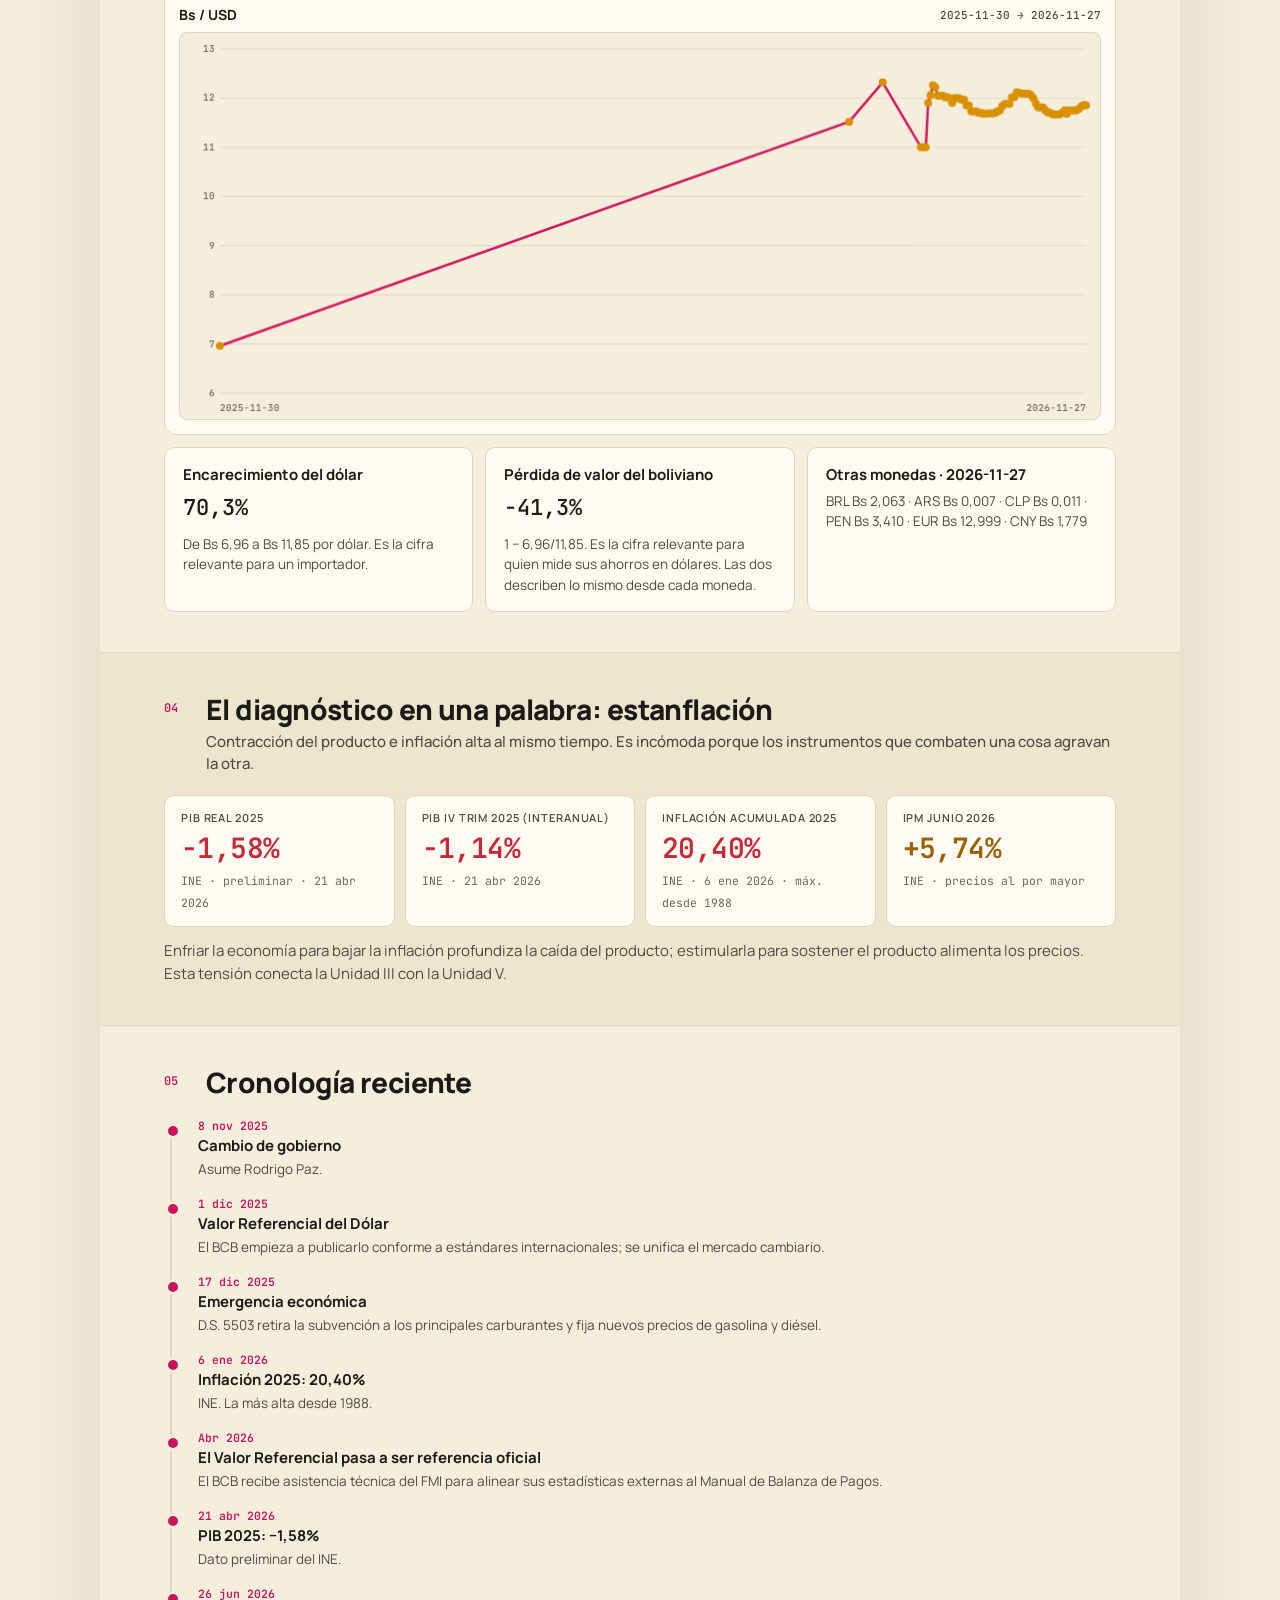
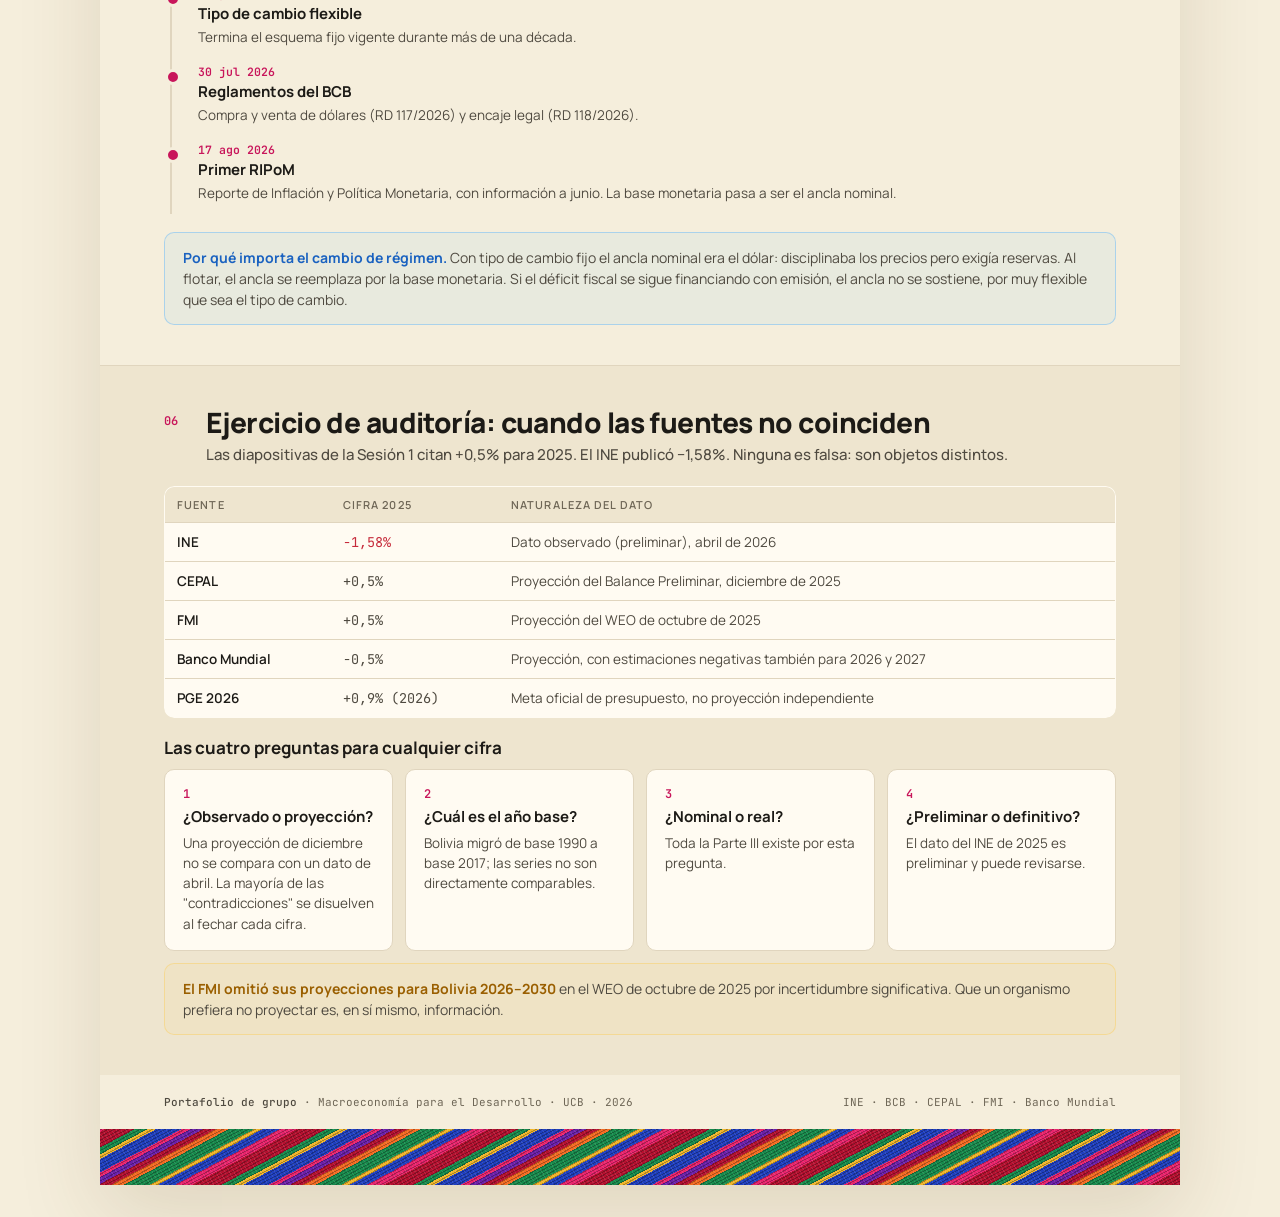
<file: infografias/07-bolivia-hoy.html>
<!DOCTYPE html>
<html lang="es">
<head>
<meta charset="UTF-8"><meta name="viewport" content="width=device-width, initial-scale=1.0">
<title>Parte VII · Bolivia hoy</title>
<link rel="preconnect" href="https://fonts.googleapis.com">
<link href="https://fonts.googleapis.com/css2?family=Manrope:wght@400;500;600;700;800&family=JetBrains+Mono:wght@500;600&display=swap" rel="stylesheet">
<link rel="stylesheet" href="../assets/style.css">
<style>
  .live{display:inline-flex;align-items:center;gap:6px;font-family:'JetBrains Mono';font-size:11px;color:var(--ok);border:1px solid rgba(61,214,140,.4);border-radius:999px;padding:4px 10px}
  .live::before{content:"";width:7px;height:7px;border-radius:50%;background:var(--ok);box-shadow:0 0 8px var(--ok)}
  .live.off{color:var(--warn);border-color:rgba(255,197,61,.4)}.live.off::before{background:var(--warn);box-shadow:0 0 8px var(--warn)}
  .src{font-family:'JetBrains Mono';font-size:10.5px;color:var(--dim);margin-top:8px;line-height:1.5}
  .audit td:nth-child(2){font-family:'JetBrains Mono'}
  .q4{display:grid;grid-template-columns:repeat(auto-fit,minmax(200px,1fr));gap:12px;counter-reset:q}
  .q4 .card::before{counter-increment:q;content:counter(q);font-family:'JetBrains Mono';color:var(--acento);font-weight:600;font-size:12px;display:block;margin-bottom:4px}
  .chart-wrap{background:var(--card);border:1px solid var(--line);border-radius:12px;padding:14px}
  .chart-wrap h4{font-size:14px;font-weight:700;margin-bottom:8px;display:flex;justify-content:space-between;align-items:center;gap:8px;flex-wrap:wrap}
  .chart-wrap h4 span{font-family:'JetBrains Mono';font-size:11px;color:var(--muted);font-weight:500}
  .two{display:grid;grid-template-columns:repeat(auto-fit,minmax(300px,1fr));gap:12px}
</style>
</head>
<body>
<div class="poster">
  <div class="aguayo"></div>
  <header class="hero">
    <div>
      <div class="kicker">Macroeconomía · Unidad I · Parte VII</div>
      <h1>Bolivia hoy: los datos, con fuente</h1>
      <p class="sub">Tablero con datos oficiales del INE y del BCB, actualizado automáticamente. Cada cifra lleva institución y fecha.</p>
    </div>
    <div class="meta"><span class="live" id="live">cargando</span><div id="upd" style="margin-top:6px"></div></div>
  </header>

  <section>
    <div class="h2"><div class="num">01</div><h2>Tablero de indicadores<small>Lo que dicen las fuentes primarias en este momento.</small></h2></div>
    <div class="stat" id="stat"></div>
    <div class="src" id="src"></div>
  </section>

  <section class="alt">
    <div class="h2"><div class="num">02</div><h2>Inflación: mensual, acumulada e interanual<small>Serie del IPC (INE, base 2016 = 100) republicada por el BCB. Toca una barra para ver el detalle.</small></h2></div>
    <div class="two">
      <div class="chart-wrap"><h4>Inflación interanual <span>a 12 meses, %</span></h4><canvas class="chart" id="c1"></canvas></div>
      <div class="chart-wrap"><h4>Inflación mensual <span>variación respecto al mes anterior, %</span></h4><canvas class="chart" id="c2"></canvas></div>
    </div>
    <div class="note" id="ipcnote"></div>
  </section>

  <section>
    <div class="h2"><div class="num">03</div><h2>Tipo de cambio oficial<small>Bs por USD. Régimen flexible desde el 26 de junio de 2026 (RM 245/2026, RD 88/2026). La serie se construye con una observación por día de actualización, más las referencias del cuaderno.</small></h2></div>
    <div class="chart-wrap"><h4>Bs / USD <span id="tcsub"></span></h4><canvas class="chart" id="c3"></canvas></div>
    <div class="grid" style="margin-top:12px" id="tcgrid"></div>
  </section>

  <section class="alt">
    <div class="h2"><div class="num">04</div><h2>El diagnóstico en una palabra: estanflación<small>Contracción del producto e inflación alta al mismo tiempo. Es incómoda porque los instrumentos que combaten una cosa agravan la otra.</small></h2></div>
    <div class="stat">
      <div><small>PIB real 2025</small><b class="bad">−1,58%</b><span>INE · preliminar · 21 abr 2026</span></div>
      <div><small>PIB IV trim 2025 (interanual)</small><b class="bad">−1,14%</b><span>INE · 21 abr 2026</span></div>
      <div><small>Inflación acumulada 2025</small><b class="bad">20,40%</b><span>INE · 6 ene 2026 · máx. desde 1988</span></div>
      <div><small>IPM junio 2026</small><b class="warn">+5,74%</b><span>INE · precios al por mayor</span></div>
    </div>
    <p style="margin-top:12px">Enfriar la economía para bajar la inflación profundiza la caída del producto; estimularla para sostener el producto alimenta los precios. Esta tensión conecta la Unidad III con la Unidad V.</p>
  </section>

  <section>
    <div class="h2"><div class="num">05</div><h2>Cronología reciente</h2></div>
    <div class="timeline">
      <div class="ev"><div class="d">8 nov 2025</div><div class="t">Cambio de gobierno</div><p>Asume Rodrigo Paz.</p></div>
      <div class="ev"><div class="d">1 dic 2025</div><div class="t">Valor Referencial del Dólar</div><p>El BCB empieza a publicarlo conforme a estándares internacionales; se unifica el mercado cambiario.</p></div>
      <div class="ev"><div class="d">17 dic 2025</div><div class="t">Emergencia económica</div><p>D.S. 5503 retira la subvención a los principales carburantes y fija nuevos precios de gasolina y diésel.</p></div>
      <div class="ev"><div class="d">6 ene 2026</div><div class="t">Inflación 2025: 20,40%</div><p>INE. La más alta desde 1988.</p></div>
      <div class="ev"><div class="d">Abr 2026</div><div class="t">El Valor Referencial pasa a ser referencia oficial</div><p>El BCB recibe asistencia técnica del FMI para alinear sus estadísticas externas al Manual de Balanza de Pagos.</p></div>
      <div class="ev"><div class="d">21 abr 2026</div><div class="t">PIB 2025: −1,58%</div><p>Dato preliminar del INE.</p></div>
      <div class="ev"><div class="d">26 jun 2026</div><div class="t">Tipo de cambio flexible</div><p>Termina el esquema fijo vigente durante más de una década.</p></div>
      <div class="ev"><div class="d">30 jul 2026</div><div class="t">Reglamentos del BCB</div><p>Compra y venta de dólares (RD 117/2026) y encaje legal (RD 118/2026).</p></div>
      <div class="ev"><div class="d">17 ago 2026</div><div class="t">Primer RIPoM</div><p>Reporte de Inflación y Política Monetaria, con información a junio. La base monetaria pasa a ser el ancla nominal.</p></div>
    </div>
    <div class="callout info"><b>Por qué importa el cambio de régimen.</b> Con tipo de cambio fijo el ancla nominal era el dólar: disciplinaba los precios pero exigía reservas. Al flotar, el ancla se reemplaza por la base monetaria. Si el déficit fiscal se sigue financiando con emisión, el ancla no se sostiene, por muy flexible que sea el tipo de cambio.</div>
  </section>

  <section class="alt">
    <div class="h2"><div class="num">06</div><h2>Ejercicio de auditoría: cuando las fuentes no coinciden<small>Las diapositivas de la Sesión 1 citan +0,5% para 2025. El INE publicó −1,58%. Ninguna es falsa: son objetos distintos.</small></h2></div>
    <div class="twrap audit"><table class="t">
      <thead><tr><th>Fuente</th><th>Cifra 2025</th><th>Naturaleza del dato</th></tr></thead>
      <tbody>
      <tr><td>INE</td><td style="color:var(--bad)">−1,58%</td><td>Dato observado (preliminar), abril de 2026</td></tr>
      <tr><td>CEPAL</td><td>+0,5%</td><td>Proyección del Balance Preliminar, diciembre de 2025</td></tr>
      <tr><td>FMI</td><td>+0,5%</td><td>Proyección del WEO de octubre de 2025</td></tr>
      <tr><td>Banco Mundial</td><td>−0,5%</td><td>Proyección, con estimaciones negativas también para 2026 y 2027</td></tr>
      <tr><td>PGE 2026</td><td>+0,9% (2026)</td><td>Meta oficial de presupuesto, no proyección independiente</td></tr>
      </tbody></table></div>
    <h3 style="margin-top:18px">Las cuatro preguntas para cualquier cifra</h3>
    <div class="q4">
      <div class="card"><h4>¿Observado o proyección?</h4><p>Una proyección de diciembre no se compara con un dato de abril. La mayoría de las "contradicciones" se disuelven al fechar cada cifra.</p></div>
      <div class="card"><h4>¿Cuál es el año base?</h4><p>Bolivia migró de base 1990 a base 2017; las series no son directamente comparables.</p></div>
      <div class="card"><h4>¿Nominal o real?</h4><p>Toda la Parte III existe por esta pregunta.</p></div>
      <div class="card"><h4>¿Preliminar o definitivo?</h4><p>El dato del INE de 2025 es preliminar y puede revisarse.</p></div>
    </div>
    <div class="callout" style="margin-top:12px"><b>El FMI omitió sus proyecciones para Bolivia 2026–2030</b> en el WEO de octubre de 2025 por incertidumbre significativa. Que un organismo prefiera no proyectar es, en sí mismo, información.</div>
  </section>

  <footer><div><b>Portafolio de grupo</b> · Macroeconomía para el Desarrollo · UCB · 2026</div><div>INE · BCB · CEPAL · FMI · Banco Mundial</div></footer>
  <div class="aguayo"></div>
</div>
<script>
(function(){
  const $=id=>document.getElementById(id);const f=(n,d)=>(n===null||n===undefined)?'—':Number(n).toFixed(d).replace('.',',');
  const MES=['ene','feb','mar','abr','may','jun','jul','ago','sep','oct','nov','dic'];
  function bars(cv,rows,key,color,opts={}){
    const ctx=cv.getContext('2d');const r=cv.parentElement.getBoundingClientRect();const W=Math.max(280,Math.floor(r.width)-28),H=Math.round(W*0.52),dpr=window.devicePixelRatio||1;
    cv.width=W*dpr;cv.height=H*dpr;cv.style.height=H+'px';ctx.setTransform(dpr,0,0,dpr,0,0);ctx.clearRect(0,0,W,H);
    const vals=rows.map(x=>x[key]);const mx=Math.max(...vals,0.1),mn=Math.min(...vals,0);const pad={l:38,r:8,t:16,b:26};
    const Y=v=>pad.t+(mx-v)/(mx-mn||1)*(H-pad.t-pad.b);const bw=(W-pad.l-pad.r)/rows.length;
    ctx.strokeStyle='#E2D8C4';ctx.lineWidth=1;ctx.font='500 9.5px JetBrains Mono';ctx.fillStyle='#6B6458';ctx.textAlign='right';
    const step=(mx-mn)>15?5:(mx-mn)>6?2:1;for(let v=Math.ceil(mn/step)*step;v<=mx;v+=step){const y=Y(v);ctx.beginPath();ctx.moveTo(pad.l,y);ctx.lineTo(W-pad.r,y);ctx.stroke();ctx.fillText(v+'%',pad.l-5,y+3);}
    ctx.strokeStyle='#8C8373';ctx.beginPath();ctx.moveTo(pad.l,Y(0));ctx.lineTo(W-pad.r,Y(0));ctx.stroke();
    rows.forEach((x,i)=>{const v=x[key];const c=v<0?'#0F7A45':color;ctx.fillStyle=c;const x0=pad.l+i*bw+bw*0.15;const y0=Y(Math.max(v,0)),y1=Y(Math.min(v,0));ctx.fillRect(x0,y0,bw*0.7,Math.max(1,y1-y0));
      if(i===rows.length-1||x.periodo.endsWith('-12')){ctx.fillStyle='#6B6458';ctx.textAlign='center';ctx.font='500 9.5px JetBrains Mono';ctx.fillText(x.periodo.endsWith('-12')?x.anio:MES[+x.periodo.slice(5)-1]+' '+String(x.anio).slice(2),x0+bw*0.35,H-8);}});
    cv.onclick=e=>{const rect=cv.getBoundingClientRect();const i=Math.floor((e.clientX-rect.left-pad.l)/bw);if(rows[i])$('ipcnote').innerHTML=`<b>${rows[i].mes} ${rows[i].anio}</b> · IPC ${f(rows[i].indice,2)} · mensual ${f(rows[i].mensual,2)}% · acumulada ${f(rows[i].acumulada,2)}% · interanual ${f(rows[i].interanual,2)}%`;};
  }
  function line(cv,pts,label){
    const ctx=cv.getContext('2d');const r=cv.parentElement.getBoundingClientRect();const W=Math.max(280,Math.floor(r.width)-28),H=Math.round(W*0.42),dpr=window.devicePixelRatio||1;
    cv.width=W*dpr;cv.height=H*dpr;cv.style.height=H+'px';ctx.setTransform(dpr,0,0,dpr,0,0);ctx.clearRect(0,0,W,H);
    const pad={l:40,r:14,t:16,b:26};const t0=new Date(pts[0].fecha).getTime(),t1=new Date(pts[pts.length-1].fecha).getTime();
    const vs=pts.map(p=>p.oficial);const mn=Math.floor(Math.min(...vs)-0.5),mx=Math.ceil(Math.max(...vs)+0.5);
    const X=t=>pad.l+(t-t0)/((t1-t0)||1)*(W-pad.l-pad.r),Y=v=>pad.t+(mx-v)/(mx-mn)*(H-pad.t-pad.b);
    ctx.strokeStyle='#E2D8C4';ctx.font='500 9.5px JetBrains Mono';ctx.fillStyle='#6B6458';ctx.textAlign='right';
    for(let v=mn;v<=mx;v+=1){ctx.beginPath();ctx.moveTo(pad.l,Y(v));ctx.lineTo(W-pad.r,Y(v));ctx.stroke();ctx.fillText(v.toFixed(0),pad.l-5,Y(v)+3);}
    ctx.beginPath();ctx.strokeStyle='#D0185F';ctx.lineWidth=2.5;pts.forEach((p,i)=>{const x=X(new Date(p.fecha).getTime()),y=Y(p.oficial);i?ctx.lineTo(x,y):ctx.moveTo(x,y);});ctx.stroke();
    pts.forEach(p=>{const x=X(new Date(p.fecha).getTime()),y=Y(p.oficial);ctx.fillStyle='#D99100';ctx.beginPath();ctx.arc(x,y,4,0,7);ctx.fill();});
    ctx.fillStyle='#6B6458';ctx.textAlign='left';ctx.fillText(pts[0].fecha,pad.l,H-8);ctx.textAlign='right';ctx.fillText(pts[pts.length-1].fecha,W-pad.r,H-8);
  }
  function render(d){
    const ipc=d.ipc||[],last=ipc[ipc.length-1]||{},tc=d.tipo_cambio||{},ufv=d.ufv||{};
    const dec=ipc.filter(x=>x.periodo.endsWith('-12'));
    $('live').textContent='datos '+(d.actualizado||'').slice(0,10);$('live').classList.toggle('off',!!(d.errores&&d.errores.length));
    $('upd').textContent=d.errores&&d.errores.length?'con avisos: '+d.errores.join('; '):'INE · BCB';
    const var2=(a,b)=>a&&b?((a/b-1)*100):null;
    $('stat').innerHTML=`
      <div><small>Inflación interanual</small><b class="${last.interanual>10?'bad':last.interanual>5?'warn':'ok'}">${f(last.interanual,2)}%</b><span>INE · ${last.mes||''} ${last.anio||''}</span></div>
      <div><small>Inflación acumulada ${last.anio||''}</small><b class="${last.acumulada>10?'bad':'warn'}">${f(last.acumulada,2)}%</b><span>INE · a ${last.mes||''}</span></div>
      <div><small>Inflación mensual</small><b class="${last.mensual>1.5?'bad':last.mensual<0?'ok':'warn'}">${f(last.mensual,2)}%</b><span>INE · ${last.mes||''} ${last.anio||''}</span></div>
      <div><small>Tipo de cambio oficial</small><b>Bs ${f(tc.oficial_bs_usd,2)}</b><span>BCB · ${tc.fecha||''} · tabla ${tc.tabla||''}</span></div>
      <div><small>UFV</small><b>Bs ${f(ufv.valor,5)}</b><span>BCB · ${ufv.fecha||''}</span></div>
      ${dec.map(x=>`<div><small>Inflación ${x.anio}</small><b class="${x.interanual>10?'bad':x.interanual>5?'warn':'ok'}">${f(x.interanual,2)}%</b><span>INE · cierre de año</span></div>`).join('')}`;
    $('src').innerHTML=Object.values(d.fuentes||{}).join('<br>');
    if(ipc.length){bars($('c1'),ipc,'interanual','#D0185F');bars($('c2'),ipc,'mensual','#1A62C0');
      const top=ipc.reduce((a,b)=>b.interanual>a.interanual?b:a);$('ipcnote').innerHTML=`Último dato: <b>${last.mes} ${last.anio}</b>, interanual ${f(last.interanual,2)}%. Pico de la serie: ${top.mes} ${top.anio} con ${f(top.interanual,2)}%. Los meses en verde en el gráfico mensual son deflación (variación negativa).`;}
    const h=d.tc_historico||[];if(h.length>1){line($('c3'),h);const a=h[0].oficial,b=h[h.length-1].oficial;$('tcsub').textContent=`${h[0].fecha} → ${h[h.length-1].fecha}`;
      $('tcgrid').innerHTML=`<div class="card"><h4>Encarecimiento del dólar</h4><p class="mono" style="color:var(--text);font-size:22px">${f((b/a-1)*100,1)}%</p><p>De Bs ${f(a,2)} a Bs ${f(b,2)} por dólar. Es la cifra relevante para un importador.</p></div>
        <div class="card"><h4>Pérdida de valor del boliviano</h4><p class="mono" style="color:var(--text);font-size:22px">−${f((1-a/b)*100,1)}%</p><p>1 − ${f(a,2)}/${f(b,2)}. Es la cifra relevante para quien mide sus ahorros en dólares. Las dos describen lo mismo desde cada moneda.</p></div>
        <div class="card"><h4>Otras monedas · ${tc.fecha||''}</h4><p>${['BRL','ARS','CLP','PEN','EUR','CNY'].filter(k=>tc.monedas&&tc.monedas[k]).map(k=>`${k} Bs ${f(tc.monedas[k].bs_por_unidad,3)}`).join(' · ')||'—'}</p></div>`;}
  }
  fetch('../data/macro.json',{cache:'no-store'}).then(r=>r.json()).then(d=>{render(d);window.addEventListener('resize',()=>render(d));}).catch(e=>{$('live').textContent='sin datos';$('live').classList.add('off');$('stat').innerHTML='<div><small>Error</small><b class="bad">—</b><span>No se pudo leer data/macro.json. Abre el portafolio desde un servidor (GitHub Pages) o ejecuta scripts/actualizar_datos.py.</span></div>';});
})();
</script>
</body>
</html>
</file>
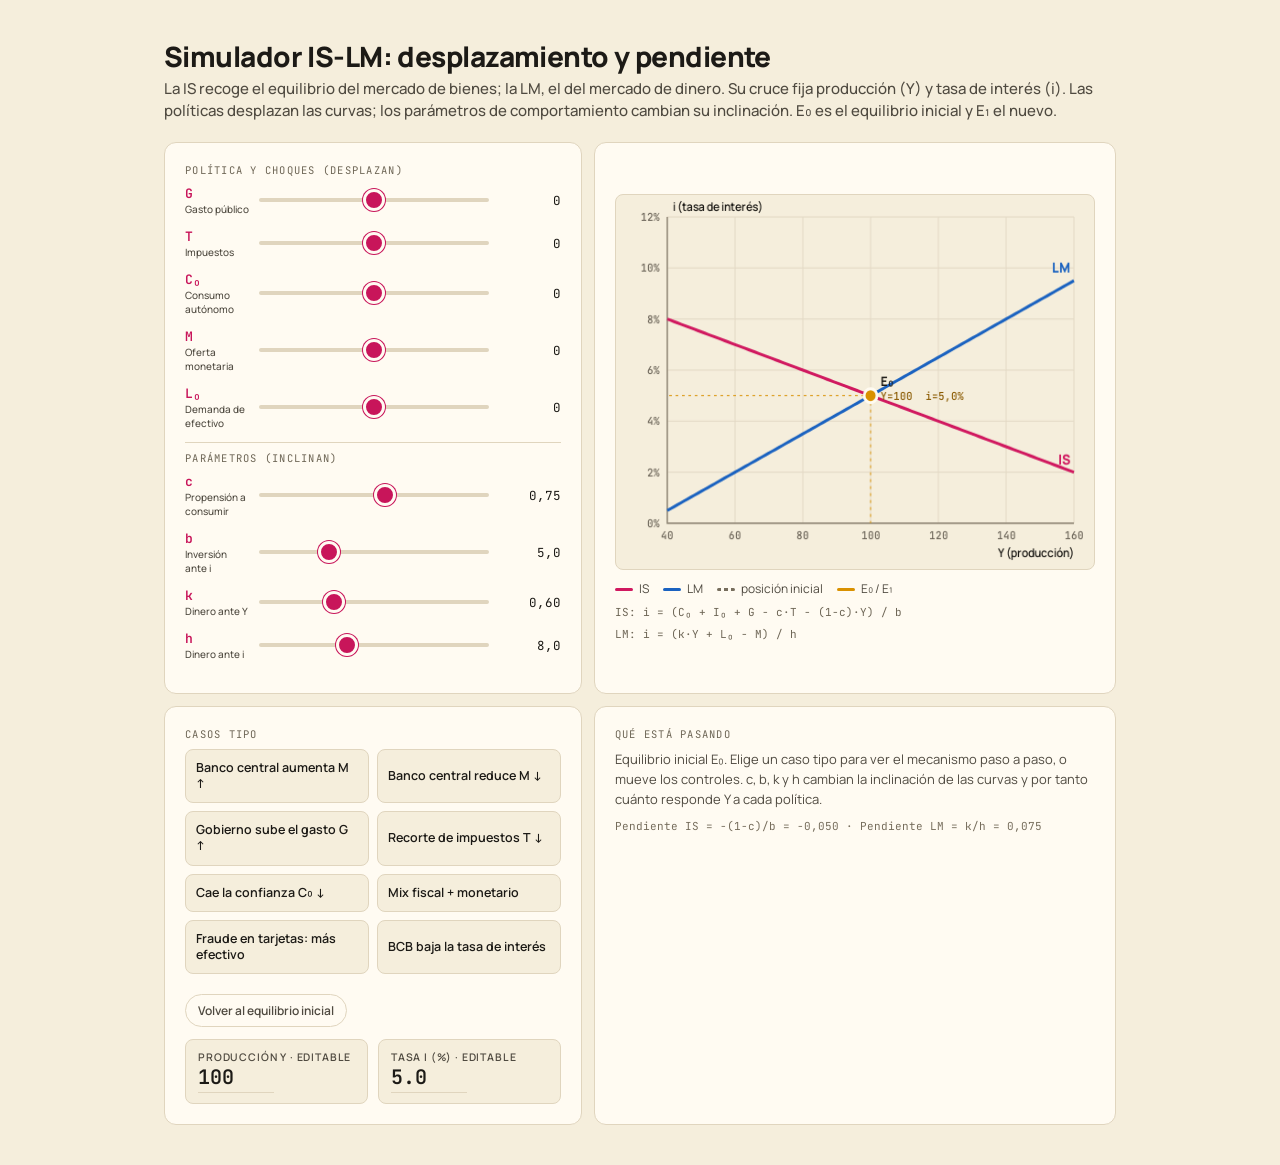
<file: simulador/is-lm.html>
<!DOCTYPE html>
<html lang="es">
<head>
<meta charset="UTF-8"><meta name="viewport" content="width=device-width, initial-scale=1.0">
<title>Simulador IS-LM</title>
<link rel="preconnect" href="https://fonts.googleapis.com">
<link href="https://fonts.googleapis.com/css2?family=Manrope:wght@400;500;600;700;800&family=JetBrains+Mono:wght@500;600&display=swap" rel="stylesheet">
<link rel="stylesheet" href="../assets/style.css">
<style>
  body{background:var(--bg)}
  .simpage{max-width:1080px;margin:0 auto}
  .simpage section{border-top:0}
  html.embed .simpage section{padding:0}
  html.embed .simpage .h2{display:none}
  /* IS-LM */
  .islm{display:grid;grid-template-columns:minmax(0,1fr) minmax(0,1.25fr);grid-template-areas:"q1 q2" "q3 q4";gap:12px}
  .islm .q{background:var(--card);border:1px solid var(--line);border-radius:12px;padding:clamp(14px,2.5vw,20px);min-width:0}
  .islm .q1{grid-area:q1}.islm .q2{grid-area:q2}.islm .q3{grid-area:q3}.islm .q4{grid-area:q4}
  .islm .q2{display:flex;flex-direction:column;justify-content:center}
  @media (max-width:720px){.islm{grid-template-columns:1fr;grid-template-areas:"q1" "q2" "q3" "q4"}}
  .islm canvas{width:100%;height:auto;display:block;background:var(--bg);border-radius:8px;border:1px solid var(--line)}
  .islm .ctl{grid-template-columns:64px 1fr 62px}
  .leg{display:flex;gap:14px;flex-wrap:wrap;margin-top:10px;font-size:12px;color:var(--muted)}
  .leg span::before{content:"";display:inline-block;width:18px;height:3px;vertical-align:middle;margin-right:6px;border-radius:2px;background:var(--c)}
  .leg span.dash::before{background:repeating-linear-gradient(90deg,var(--c) 0 4px,transparent 4px 7px)}
  .kpi{display:grid;grid-template-columns:1fr 1fr;gap:10px;margin-top:12px}
  .kpi div{background:var(--bg);border:1px solid var(--line);border-radius:8px;padding:10px 12px}
  .kpi small{display:block;font-size:10.5px;letter-spacing:.08em;text-transform:uppercase;color:var(--muted);font-weight:600}
  .kpi b{font-family:'JetBrains Mono';font-size:20px;font-weight:600}
  .kpi b em{font-style:normal;font-size:12px;margin-left:6px}
  .kpi b em.up{color:var(--ok)} .kpi b em.dn{color:var(--bad)}
  .kpi input{width:76px;background:transparent;border:0;border-bottom:1px solid var(--line);color:var(--text);font:600 20px 'JetBrains Mono';padding:0 0 2px;outline:0}
  .kpi input:focus{border-bottom-color:var(--acento)}
  .grp{font-family:'JetBrains Mono';font-size:10.5px;letter-spacing:.12em;text-transform:uppercase;color:var(--dim);margin:6px 0 8px;padding-top:8px;border-top:1px solid var(--line)}
  .grp:first-child{border:0;padding:0;margin-top:0}
  .cases2{display:grid;grid-template-columns:1fr 1fr;gap:8px;margin-bottom:10px}
  .cases2 button{background:var(--bg);border:1px solid var(--line);color:var(--text);font:600 12.5px 'Manrope';padding:10px 10px;border-radius:8px;cursor:pointer;text-align:left;line-height:1.3}
  .cases2 button.on{border-color:var(--acento);background:linear-gradient(180deg,rgba(232,35,107,.16),transparent)}
  .steps{margin-top:0}
  .steps h5{font-size:14px;font-weight:700;margin-bottom:8px}
  .steps ol{padding-left:20px;font-size:13px;line-height:1.55;color:var(--muted)}
  .steps li{margin-bottom:5px}
  .steps li b{color:var(--text);font-weight:600}
  .steps .res{margin-top:10px;font-size:13px;line-height:1.5;padding:10px 12px;border-radius:8px;border:1px solid rgba(255,197,61,.35);background:rgba(255,197,61,.06);color:var(--muted)}
  .steps .res b{color:var(--warn)}
  .eq{display:flex;flex-wrap:wrap;gap:8px 18px;margin-top:8px;font-family:'JetBrains Mono';font-size:11px;color:var(--dim)}
</style>
<script>if(window.self!==window.top)document.documentElement.classList.add('embed');</script>
</head>
<body>
<div class="simpage">
  <section>
    <div class="h2"><h2>Simulador IS-LM: desplazamiento y pendiente<small>La IS recoge el equilibrio del mercado de bienes; la LM, el del mercado de dinero. Su cruce fija producción (Y) y tasa de interés (i). Las políticas desplazan las curvas; los parámetros de comportamiento cambian su inclinación. E₀ es el equilibrio inicial y E₁ el nuevo.</small></h2></div>
    <div class="islm">
      <div class="q q1">
        <div class="grp">Política y choques (desplazan)</div>
        <div class="ctl"><label for="kG">G<small>Gasto público</small></label><input type="range" id="kG" min="-30" max="30" step="1" value="0"><output id="oG2">0</output></div>
        <div class="ctl"><label for="kT">T<small>Impuestos</small></label><input type="range" id="kT" min="-30" max="30" step="1" value="0"><output id="oT2">0</output></div>
        <div class="ctl"><label for="kC">C₀<small>Consumo autónomo</small></label><input type="range" id="kC" min="-30" max="30" step="1" value="0"><output id="oC2">0</output></div>
        <div class="ctl"><label for="kM">M<small>Oferta monetaria</small></label><input type="range" id="kM" min="-30" max="30" step="1" value="0"><output id="oM2">0</output></div>
        <div class="ctl"><label for="kL">L₀<small>Demanda de efectivo</small></label><input type="range" id="kL" min="-30" max="30" step="1" value="0"><output id="oL2">0</output></div>
        <div class="grp">Parámetros (inclinan)</div>
        <div class="ctl"><label for="pc">c<small>Propensión a consumir</small></label><input type="range" id="pc" min="0.5" max="0.95" step="0.01" value="0.75"><output id="opc">0,75</output></div>
        <div class="ctl"><label for="pb">b<small>Inversión ante i</small></label><input type="range" id="pb" min="1" max="15" step="0.5" value="5"><output id="opb">5</output></div>
        <div class="ctl"><label for="pk">k<small>Dinero ante Y</small></label><input type="range" id="pk" min="0.2" max="1.5" step="0.05" value="0.6"><output id="opk">0,6</output></div>
        <div class="ctl"><label for="ph">h<small>Dinero ante i</small></label><input type="range" id="ph" min="1" max="20" step="0.5" value="8"><output id="oph">8</output></div>
      </div>
      <div class="q q2">
        <canvas id="cv"></canvas>
        <div class="leg"><span style="--c:#D0185F">IS</span><span style="--c:#1A62C0">LM</span><span class="dash" style="--c:#766D5C">posición inicial</span><span style="--c:#D99100">E₀ / E₁</span></div>
        <div class="eq"><span>IS: i = (C₀ + I₀ + G − c·T − (1−c)·Y) / b</span><span>LM: i = (k·Y + L₀ − M) / h</span></div>
      </div>
      <div class="q q3">
        <div class="grp">Casos tipo</div>
        <div class="cases2">
          <button data-case="m_up">Banco central aumenta M ↑</button>
          <button data-case="m_dn">Banco central reduce M ↓</button>
          <button data-case="g_up">Gobierno sube el gasto G ↑</button>
          <button data-case="t_dn">Recorte de impuestos T ↓</button>
          <button data-case="c_dn">Cae la confianza C₀ ↓</button>
          <button data-case="mix">Mix fiscal + monetario</button>
          <button data-case="fraud">Fraude en tarjetas: más efectivo</button>
          <button data-case="i_dn">BCB baja la tasa de interés</button>
        </div>
        <button class="reset" id="reset2">Volver al equilibrio inicial</button>
        <div class="kpi">
          <div><small>Producción Y · editable</small><b><input id="inY" type="number" step="1"><em id="aY"></em></b></div>
          <div><small>Tasa i (%) · editable</small><b><input id="inI" type="number" step="0.1"><em id="aI"></em></b></div>
        </div>
      </div>
      <div class="q q4">
        <div class="grp">Qué está pasando</div>
        <div id="note2"></div>
      </div>
    </div>
  </section>
</div>
<script>
(function(){
  const $=id=>document.getElementById(id);
  /* ---------- IS-LM ---------- */
  (function(){
    const cv=$('cv'), ctx=cv.getContext('2d');
    const P={G:'kG',T:'kT',C:'kC',M:'kM',L:'kL',c:'pc',b:'pb',k:'pk',h:'ph'};
    const DEF={G:0,T:0,C:0,M:0,L:0,c:0.75,b:5,k:0.6,h:8};
    const Y0=100,i0=5;
    const xr=[40,160], yr=[0,12];
    let W=640,H=460,pad={l:56,t:22,r:22,b:46};
    const X=y=>pad.l+(y-xr[0])/(xr[1]-xr[0])*(W-pad.l-pad.r);
    const Yp=i=>H-pad.b-(i-yr[0])/(yr[1]-yr[0])*(H-pad.t-pad.b);
    const fmt=(v,d)=>v.toFixed(d).replace('.',',');
    function size(){const r=cv.parentElement.getBoundingClientRect();W=Math.max(300,Math.floor(r.width));H=Math.round(W*0.72);const dpr=window.devicePixelRatio||1;cv.width=W*dpr;cv.height=H*dpr;cv.style.height=H+'px';ctx.setTransform(dpr,0,0,dpr,0,0);pad.l=W<420?44:56;}
    function get(){const v={};for(const q in P)v[q]=+$(P[q]).value;return v;}
    function model(v){
      // Equilibrio inicial calibrado para que con parámetros actuales pase por (Y0,i0)
      const A0=v.b*i0+(1-v.c)*Y0;            // C0+I0+G0-cT0 implícito
      const M0=v.k*Y0-v.h*i0;                // M0/P implícito
      const A=A0+v.G-v.c*v.T+v.C, M=M0+v.M-v.L;
      const IS=y=>(A-(1-v.c)*y)/v.b, LM=y=>(v.k*y-M)/v.h;
      const IS0=y=>(A0-(1-v.c)*y)/v.b, LM0=y=>(v.k*y-M0)/v.h;
      const ye=(A*v.h+v.b*M)/((1-v.c)*v.h+v.b*v.k), ie=IS(ye);
      return {IS,LM,IS0,LM0,ye,ie,A,A0,M,M0};
    }
    function clip(fn){const pts=[];for(let y=xr[0];y<=xr[1];y+=1){const i=fn(y);if(i>=yr[0]-0.5&&i<=yr[1]+0.5)pts.push([X(y),Yp(Math.min(yr[1],Math.max(yr[0],i)))]);}return pts;}
    function line(fn,col,dash,w){const pts=clip(fn);if(pts.length<2)return;ctx.beginPath();ctx.setLineDash(dash?[6,6]:[]);ctx.lineWidth=w;ctx.strokeStyle=col;pts.forEach((p,j)=>j?ctx.lineTo(p[0],p[1]):ctx.moveTo(p[0],p[1]));ctx.stroke();ctx.setLineDash([]);}
    function axes(){
      ctx.clearRect(0,0,W,H);
      ctx.font='500 11px JetBrains Mono';ctx.fillStyle='#6B6458';ctx.strokeStyle='#E2D8C4';ctx.lineWidth=1;
      for(let i=yr[0];i<=yr[1];i+=2){const y=Yp(i);ctx.beginPath();ctx.moveTo(pad.l,y);ctx.lineTo(W-pad.r,y);ctx.stroke();ctx.textAlign='right';ctx.fillText(i+'%',pad.l-8,y+4);}
      for(let y=xr[0];y<=xr[1];y+=20){const x=X(y);ctx.beginPath();ctx.moveTo(x,pad.t);ctx.lineTo(x,H-pad.b);ctx.stroke();ctx.textAlign='center';ctx.fillText(y,x,H-pad.b+16);}
      ctx.strokeStyle='#8C8373';ctx.lineWidth=1.5;ctx.beginPath();ctx.moveTo(pad.l,pad.t);ctx.lineTo(pad.l,H-pad.b);ctx.lineTo(W-pad.r,H-pad.b);ctx.stroke();
      ctx.fillStyle='#1C1A16';ctx.font='600 12px Manrope';ctx.textAlign='right';ctx.fillText('Y (producción)',W-pad.r,H-pad.b+34);
      ctx.textAlign='left';ctx.fillText('i (tasa de interés)',pad.l+6,pad.t-6);
    }
    function point(x,y,label,sub,fill,dim){
      ctx.setLineDash([3,4]);ctx.strokeStyle=dim?'#C9BFAA':'#D99100';ctx.lineWidth=1;ctx.beginPath();ctx.moveTo(x,y);ctx.lineTo(x,H-pad.b);ctx.moveTo(x,y);ctx.lineTo(pad.l,y);ctx.stroke();ctx.setLineDash([]);
      ctx.fillStyle=fill;ctx.beginPath();ctx.arc(x,y,dim?5:7,0,Math.PI*2);ctx.fill();ctx.strokeStyle='#FFFBF2';ctx.lineWidth=3;ctx.stroke();
      ctx.font='700 13px Manrope';ctx.textAlign='left';ctx.fillStyle=dim?'#6B6458':'#1C1A16';
      const tx=Math.min(x+11,W-pad.r-96), ty=y-10;
      ctx.fillText(label,tx,ty);ctx.font='500 11px JetBrains Mono';ctx.fillStyle=dim?'#766D5C':'#8A5A00';ctx.fillText(sub,tx,ty+14);
    }
    let activeCase=null;
    const res=(R)=>'<div class="res"><b>Resultado:</b> Y pasa de 100 a '+R.Y.toFixed(0)+' ('+(R.dY>0?'+':'')+R.dY.toFixed(0)+') · i pasa de 5,0% a '+fmt(R.i,1)+'% ('+(R.di>0?'+':'')+fmt(R.di,1)+' pp).</div>';
    const CASES={
      m_up:{set:{M:20},render:(R,v)=>'<div class="steps"><h5>El banco central aumenta la oferta monetaria (M ↑)</h5><ol>'+
        '<li><b>El BCB inyecta liquidez</b>: compra títulos o reduce el encaje. Hay más dinero en circulación (M sube +'+v.M+').</li>'+
        '<li><b>Exceso de dinero al nivel de i vigente.</b> Con el mismo ingreso Y, la gente tiene más saldos de los que desea mantener y compra bonos.</li>'+
        '<li><b>Sube el precio de los bonos, baja la tasa de interés.</b> Para cada nivel de Y ahora se requiere una i menor para equilibrar el mercado de dinero.</li>'+
        '<li><b>La LM se desplaza a la derecha</b> (hacia abajo). La IS no se mueve: nada cambió en el mercado de bienes.</li>'+
        '<li><b>Movimiento a lo largo de la IS</b>: con i más baja la inversión sube, y con ella la demanda y la producción, hasta el nuevo cruce E₁.</li></ol>'+res(R)+'</div>'},
      m_dn:{set:{M:-20},render:(R,v)=>'<div class="steps"><h5>El banco central reduce la oferta monetaria (M ↓)</h5><ol>'+
        '<li><b>El BCB retira liquidez</b>: vende títulos, sube el encaje o fija la base monetaria como ancla (Bolivia, 2026).</li>'+
        '<li><b>Escasez de dinero al nivel de i vigente.</b> Los agentes venden bonos para recomponer saldos.</li>'+
        '<li><b>Cae el precio de los bonos, sube la tasa de interés.</b> Para cada Y se requiere una i mayor para equilibrar el mercado de dinero.</li>'+
        '<li><b>La LM se desplaza a la izquierda</b> (hacia arriba). La IS no se mueve.</li>'+
        '<li><b>Movimiento a lo largo de la IS</b>: i más alta frena la inversión y la producción cae. Es el costo real de estabilizar precios con contracción monetaria.</li></ol>'+res(R)+'</div>'},
      g_up:{set:{G:20},render:(R,v)=>'<div class="steps"><h5>El gobierno aumenta el gasto público (G ↑)</h5><ol>'+
        '<li><b>Más demanda de bienes</b>: el Estado compra más (obras, salud). Para cada i, la producción de equilibrio del mercado de bienes es mayor.</li>'+
        '<li><b>La IS se desplaza a la derecha.</b> El desplazamiento es G × multiplicador = '+v.G+' × 1/(1−c) = '+(v.G/(1-v.c)).toFixed(0)+' si i no cambiara.</li>'+
        '<li><b>Pero i sí cambia:</b> al subir Y, sube la demanda de dinero por transacciones. Con M fija, la tasa de interés sube para equilibrar el mercado de dinero.</li>'+
        '<li><b>Movimiento a lo largo de la LM.</b> La i más alta reduce la inversión privada: <b>crowding out</b>.</li>'+
        '<li><b>Resultado neto:</b> Y sube, pero menos que el multiplicador simple ('+(v.G/(1-v.c)).toFixed(0)+'). Cuanto más plana la LM (h grande), menor el crowding out.</li></ol>'+res(R)+'</div>'},
      t_dn:{set:{T:-20},render:(R,v)=>'<div class="steps"><h5>Recorte de impuestos (T ↓)</h5><ol>'+
        '<li><b>Sube el ingreso disponible</b> de las familias (Y − T).</li>'+
        '<li><b>Sube el consumo</b>, pero solo en la fracción c = '+fmt(v.c,2)+' del recorte: el resto se ahorra. Por eso el desplazamiento de la IS es c × |ΔT| = '+(v.c*Math.abs(v.T)).toFixed(0)+', menor que un aumento equivalente de G ('+Math.abs(v.T)+').</li>'+
        '<li><b>La IS se desplaza a la derecha.</b> La LM no se mueve.</li>'+
        '<li><b>Sube la demanda de dinero</b> con el mayor Y; con M fija, sube i.</li>'+
        '<li><b>Movimiento a lo largo de la LM</b> hasta E₁: Y sube, i sube, con algo de crowding out.</li></ol>'+res(R)+'</div>'},
      c_dn:{set:{C:-20},render:(R,v)=>'<div class="steps"><h5>Cae la confianza de los consumidores (C₀ ↓)</h5><ol>'+
        '<li><b>Choque sin política:</b> por incertidumbre (crisis cambiaria, inflación), las familias gastan menos a cualquier nivel de ingreso.</li>'+
        '<li><b>Cae la demanda agregada.</b> Para cada i, la producción de equilibrio del mercado de bienes es menor.</li>'+
        '<li><b>La IS se desplaza a la izquierda.</b> La LM no se mueve.</li>'+
        '<li><b>Con menor Y cae la demanda de dinero</b> y la tasa de interés baja, lo que amortigua parte de la caída vía inversión.</li>'+
        '<li><b>Recesión por expectativas:</b> Y cae y i cae. Para compensarla el gobierno puede subir G (caso 3) o el BCB puede bajar i (caso 1).</li></ol>'+res(R)+'</div>'},
      fraud:{set:{L:20},render:(R,v)=>'<div class="steps"><h5>Fraude en tarjetas de crédito: la gente usa más efectivo</h5><ol>'+
        '<li><b>Choque a la demanda de dinero, no a la oferta.</b> Por desconfianza en las tarjetas, las familias quieren tener más billetes para el mismo nivel de transacciones (L₀ sube +'+v.L+'). La cantidad de dinero que emite el BCB no cambió.</li>'+
        '<li><b>Exceso de demanda de dinero al nivel de i vigente.</b> Para conseguir efectivo, los agentes venden bonos.</li>'+
        '<li><b>Cae el precio de los bonos y sube la tasa de interés.</b> Para cada nivel de Y ahora hace falta una i mayor para equilibrar el mercado de dinero.</li>'+
        '<li><b>La LM se desplaza a la izquierda</b> (hacia arriba). La IS no se mueve: nada cambió en el mercado de bienes.</li>'+
        '<li><b>Movimiento a lo largo de la IS:</b> con i más alta cae la inversión y la producción baja hasta E₁. Un cambio en los hábitos de pago termina afectando el empleo.</li>'+
        '<li><b>Qué puede hacer el BCB:</b> aumentar M en la misma magnitud para acomodar la mayor demanda de efectivo; la LM vuelve a su posición y Y e i quedan como estaban. Combina este caso con "aumenta M ↑" para verlo.</li></ol>'+res(R)+
        '<div style="margin-top:8px;font-size:11.5px;color:#766D5C">Fuente: Mankiw, Macroeconomía, cap. 12, problema 4. No está en los apuntes de clase.</div></div>'},
      i_dn:{set:v=>{const A0=v.b*i0+(1-v.c)*Y0,M0=v.k*Y0-v.h*i0;const A=A0+v.G-v.c*v.T+v.C;const it=i0-1.5;const Y=(A-v.b*it)/(1-v.c);const M=v.k*Y-v.h*it;return {G:v.G,T:v.T,C:v.C,L:v.L,M:Math.round(M-M0+v.L)};},render:(R,v)=>'<div class="steps"><h5>El banco central baja la tasa de interés (meta: 3,5%)</h5><ol>'+
        '<li><b>La tasa no se baja por decreto.</b> En el IS-LM la tasa de interés es un resultado del mercado de dinero. El BCB la reduce usando su instrumento: la cantidad de dinero.</li>'+
        '<li><b>El BCB compra bonos (operaciones de mercado abierto)</b> o baja el encaje. Paga con dinero nuevo: M sube (+'+v.M+').</li>'+
        '<li><b>Al comprar bonos sube su precio y baja su rendimiento:</b> la tasa de interés cae. El BCB sigue comprando hasta que i llega a la meta.</li>'+
        '<li><b>La LM se desplaza a la derecha</b> exactamente lo necesario para que el cruce con la IS ocurra en i = 3,5%.</li>'+
        '<li><b>Transmisión al producto:</b> con crédito más barato sube la inversión, luego la demanda y la producción, a lo largo de la IS hasta E₁.</li>'+
        '<li><b>Versión moderna (Blanchard):</b> si el banco central fija directamente la tasa, la LM se dibuja horizontal en esa i; bajarla es desplazar esa línea hacia abajo. El resultado sobre Y es el mismo.</li></ol>'+res(R)+
        '<div style="margin-top:8px;font-size:11.5px;color:#766D5C">Los apuntes (6.1) tratan la tasa como instrumento de política monetaria; aquí se muestra el mecanismo detrás. Escribe otra tasa en el campo "i editable" para fijar una meta distinta.</div></div>'},
      mix:{set:{G:20,M:20},render:(R,v)=>'<div class="steps"><h5>Mix de políticas: fiscal y monetaria expansivas</h5><ol>'+
        '<li><b>El gobierno sube G</b>: la IS se desplaza a la derecha (más demanda de bienes).</li>'+
        '<li><b>Sola, esa expansión subiría i</b> y produciría crowding out (caso 3).</li>'+
        '<li><b>El BCB acompaña con M ↑</b>: la LM se desplaza a la derecha, ofreciendo el dinero extra que la mayor actividad demanda.</li>'+
        '<li><b>Las dos presiones sobre i se compensan</b>: la fiscal la empuja arriba, la monetaria abajo.</li>'+
        '<li><b>Resultado:</b> Y sube con fuerza y i queda casi igual. Es la "acomodación monetaria". Su riesgo, si la economía está cerca del pleno empleo, es la inflación, que el IS-LM con precios fijos no captura.</li></ol>'+res(R)+'</div>'}
    };
    let animating=false;
    function animateTo(target){animating=true;
      if(typeof target==='function')target=target(get());const start={},end={};for(const q of ['G','T','C','M','L']){start[q]=+$(P[q]).value;end[q]=target[q]||0;}
      const t0=performance.now(),dur=650;
      function step(t){const u=Math.min(1,(t-t0)/dur),e=1-Math.pow(1-u,3);for(const q in end)$(P[q]).value=Math.round(start[q]+(end[q]-start[q])*e);draw();if(u<1)requestAnimationFrame(step);else animating=false;}
      requestAnimationFrame(step);
    }
    document.querySelectorAll('.cases2 button').forEach(b=>b.addEventListener('click',()=>{
      document.querySelectorAll('.cases2 button').forEach(x=>x.classList.remove('on'));b.classList.add('on');
      activeCase=b.dataset.case;animateTo(CASES[activeCase].set);
    }));
    let lock=false;
    function draw(){
      if(lock)return;
      const v=get(), m=model(v);
      const sg=n=>(n>0?'+':'')+n;
      $('oG2').textContent=sg(v.G);$('oT2').textContent=sg(v.T);$('oC2').textContent=sg(v.C);$('oM2').textContent=sg(v.M);$('oL2').textContent=sg(v.L);
      $('opc').textContent=fmt(v.c,2);$('opb').textContent=fmt(v.b,1);$('opk').textContent=fmt(v.k,2);$('oph').textContent=fmt(v.h,1);
      axes();
      const moved=v.G||v.T||v.C||v.M||v.L;
      line(m.IS0,'#766D5C',true,1.5);line(m.LM0,'#766D5C',true,1.5);
      line(m.IS,'#D0185F',false,3);line(m.LM,'#1A62C0',false,3);
      // labels on curves
      const lab=(fn,txt,col)=>{const pts=clip(fn);if(!pts.length)return;const p=pts[pts.length-1];ctx.font='800 14px Manrope';ctx.fillStyle=col;ctx.textAlign='right';ctx.fillText(txt,Math.min(p[0],W-pad.r)-4,p[1]-8);};
      lab(m.IS,'IS','#D0185F');lab(m.LM,'LM','#1A62C0');
      if(moved)point(X(Y0),Yp(i0),'E₀','Y='+Y0+'  i='+fmt(i0,1)+'%','#766D5C',true);
      point(X(m.ye),Yp(m.ie),moved?'E₁':'E₀','Y='+m.ye.toFixed(0)+'  i='+fmt(m.ie,1)+'%','#D99100',false);
      $('inY').value=m.ye.toFixed(0);$('inI').value=fmt(m.ie,1).replace(',','.');
      const arrow=(el,d,dec)=>{el.className=Math.abs(d)<0.05?'':(d>0?'up':'dn');el.textContent=Math.abs(d)<0.05?'':(d>0?'▲ +':'▼ ')+fmt(d,dec);};
      arrow($('aY'),m.ye-Y0,0);arrow($('aI'),m.ie-i0,1);
      const fis=v.G-v.c*v.T+v.C;
      const sIS=(1-v.c)/v.b, sLM=v.k/v.h;
      const pend='<div style="margin-top:10px;font-family:JetBrains Mono,monospace;font-size:11px;color:#766D5C">Pendiente IS = −(1−c)/b = −'+fmt(sIS,3)+' · Pendiente LM = k/h = '+fmt(sLM,3)+'</div>';
      const R={Y:m.ye,i:m.ie,dY:m.ye-Y0,di:m.ie-i0};
      let html='';
      if(activeCase){html=CASES[activeCase].render(R,v);}
      else{
        const n=[];
        if(fis){const parts=[];if(v.G)parts.push('gasto público '+(v.G>0?'mayor':'menor'));if(v.T)parts.push('impuestos '+(v.T>0?'mayores':'menores'));if(v.C)parts.push('consumo autónomo '+(v.C>0?'mayor':'menor'));
          n.push('<b style="color:#D0185F">IS se desplaza '+(fis>0?'a la derecha':'a la izquierda')+'</b> ('+parts.join(', ')+'): cambia el mercado de bienes.');}
        if(v.M)n.push('<b style="color:#1A62C0">LM se desplaza '+(v.M>0?'a la derecha':'a la izquierda')+'</b> ('+(v.M>0?'expansión':'contracción')+' monetaria): cambia el mercado de dinero.');
        if(v.L)n.push('<b style="color:#1A62C0">LM se desplaza '+(v.L>0?'a la izquierda':'a la derecha')+'</b> (la demanda de efectivo '+(v.L>0?'sube':'baja')+' a cualquier nivel de Y): con M fija, la tasa de interés '+(v.L>0?'sube':'baja')+'.');
        if(!moved)n.push('Equilibrio inicial E₀. Elige un caso tipo para ver el mecanismo paso a paso, o mueve los controles. c, b, k y h cambian la inclinación de las curvas y por tanto cuánto responde Y a cada política.');
        if(fis>0&&!v.M)n.push('Con M fija, la expansión fiscal sube i y desplaza inversión privada (crowding out).');
        html='<div class="steps"><ol style="list-style:none;padding:0"><li>'+n.join('</li><li>')+'</li></ol></div>';
      }
      $('note2').innerHTML=html+pend;
    }
    // Editable targets: Y -> solve G ; i -> solve M
    function solveY(target){const v=get();const A0=v.b*i0+(1-v.c)*Y0,M0=v.k*Y0-v.h*i0;const M=M0+v.M-v.L;
      const A=(target*((1-v.c)*v.h+v.b*v.k)-v.b*M)/v.h; const G=A-A0+v.c*v.T-v.C; $('kG').value=Math.max(-30,Math.min(30,Math.round(G)));}
    function solveI(target){const v=get();const A0=v.b*i0+(1-v.c)*Y0,M0=v.k*Y0-v.h*i0;const A=A0+v.G-v.c*v.T+v.C;
      // i = (A-(1-c)Y)/b and i=(kY-M)/h -> Y=(A-b*i)/(1-c); M=kY-h*i
      const Y=(A-v.b*target)/(1-v.c);const M=v.k*Y-v.h*target;$('kM').value=Math.max(-30,Math.min(30,Math.round(M-M0+v.L)));}
    $('inY').addEventListener('change',e=>{solveY(+e.target.value);draw();});
    $('inI').addEventListener('change',e=>{solveI(+e.target.value);draw();});
    Object.values(P).forEach(id=>$(id).addEventListener('input',()=>{if(!animating){activeCase=null;document.querySelectorAll('.cases2 button').forEach(x=>x.classList.remove('on'));}draw();}));
    $('reset2').addEventListener('click',()=>{activeCase=null;document.querySelectorAll('.cases2 button').forEach(x=>x.classList.remove('on'));for(const q in P)$(P[q]).value=DEF[q];draw();});
    size();draw();
    window.addEventListener('resize',()=>{size();draw();});
  })();
})();
</script>
</body>
</html>
</file>
<file: assets/style.css>
/* Sistema visual Aguayo Crema · ver DESIGN.md */
:root{
  --bg:#F5EEDC; --bg2:#EEE5CF; --card:#FFFBF2; --line:#E0D5BE;
  --text:#1C1A16; --muted:#4F4A40; --dim:#6E6656;
  --acento:#C8155A; --azul:#1A62C0;
  --ok:#0F7A45; --bad:#C62A3A; --warn:#9A5F00;
  --pad:clamp(18px,5vw,72px);
}
*{box-sizing:border-box;margin:0;padding:0}
html{-webkit-text-size-adjust:100%;scroll-behavior:smooth}
body{background:var(--bg);font-family:'Manrope',system-ui,sans-serif;color:var(--text);-webkit-font-smoothing:antialiased}
.poster{max-width:1080px;margin:0 auto;background:var(--bg);overflow:hidden}
@media (min-width:1140px){.poster{margin:32px auto;box-shadow:0 30px 80px rgba(90,64,20,.14)}}
.aguayo{height:clamp(28px,6vw,56px);position:relative;overflow:hidden;
  background:repeating-linear-gradient(-28deg,#B4102F 0 14px,#E8236B 14px 22px,#1F3FBF 22px 30px,#F0B429 30px 34px,#178A4C 34px 46px,#F26A21 46px 52px,#B4102F 52px 58px,#6A1FA8 58px 64px,#E8236B 64px 68px,#1F3FBF 68px 80px,#F0B429 80px 84px,#178A4C 84px 90px)}
.aguayo::after{content:"";position:absolute;inset:0;background:repeating-linear-gradient(-28deg,rgba(0,0,0,.28) 0 1px,transparent 1px 3px),repeating-linear-gradient(62deg,rgba(255,255,255,.10) 0 1px,transparent 1px 4px)}
.aguayo.thin{height:6px}.aguayo.thin::after{display:none}
header.hero{padding:clamp(28px,6vw,52px) var(--pad) clamp(22px,4vw,40px);display:grid;grid-template-columns:1fr auto;gap:24px;align-items:end}
.kicker{font-family:'JetBrains Mono',monospace;font-size:11px;letter-spacing:.16em;text-transform:uppercase;color:var(--acento);font-weight:600}
h1{font-weight:800;font-size:clamp(32px,7vw,60px);line-height:1.02;letter-spacing:-.025em;margin-top:12px}
.sub{font-size:clamp(14px,2.2vw,17px);color:var(--muted);margin-top:14px;max-width:640px;line-height:1.5}
.meta{text-align:right;font-family:'JetBrains Mono';font-size:11px;color:var(--dim);line-height:1.8;white-space:nowrap}
.meta b{color:var(--text);font-size:24px;display:block;font-family:'Manrope';font-weight:800;letter-spacing:-.02em}
@media (max-width:600px){header.hero{grid-template-columns:1fr}.meta{text-align:left;display:flex;gap:14px;align-items:baseline;white-space:normal}.meta b{font-size:18px;display:inline}}
section{padding:clamp(26px,5vw,40px) var(--pad);border-top:1px solid var(--line)}
section.alt{background:var(--bg2)}
.h2{display:flex;align-items:flex-start;gap:14px;margin-bottom:20px}
.num{font-family:'JetBrains Mono';font-weight:600;font-size:12px;color:var(--acento);padding-top:7px;min-width:28px}
h2{font-weight:800;font-size:clamp(21px,3.4vw,28px);letter-spacing:-.02em;line-height:1.15}
h2 small{display:block;font-weight:500;font-size:clamp(13.5px,1.8vw,15px);letter-spacing:0;color:var(--muted);margin-top:6px;line-height:1.45}
h3{font-weight:700;font-size:17px;margin-bottom:10px}
p{font-size:clamp(14px,1.8vw,15px);line-height:1.55;color:var(--muted)}
p b,li b{color:var(--text);font-weight:600}
p+p{margin-top:10px}
.grid{display:grid;gap:12px;grid-template-columns:repeat(auto-fit,minmax(200px,1fr))}
.grid.wide{grid-template-columns:repeat(auto-fit,minmax(280px,1fr))}
.card{background:var(--card);border:1px solid var(--line);border-radius:10px;padding:16px 18px;min-width:0}
.card h4{font-weight:700;font-size:15px;margin-bottom:6px}
.card h4 span{font-family:'JetBrains Mono';color:var(--acento);margin-right:8px;font-size:12px}
.card p,.card li{font-size:13.5px;line-height:1.5;color:var(--muted)}
.card ul,.card ol{padding-left:18px}
.card li{margin-bottom:4px}
.mono{font-family:'JetBrains Mono';font-weight:500}
.f{font-family:'JetBrains Mono';font-weight:600;font-size:clamp(16px,3.2vw,26px);background:var(--card);border:1px solid var(--line);border-radius:10px;padding:14px 18px;text-align:center;letter-spacing:-.01em;overflow-x:auto;white-space:nowrap}
.f i{font-style:normal;color:var(--acento)}
.f+.f{margin-top:8px}
.formulas{display:grid;gap:8px;grid-template-columns:repeat(auto-fit,minmax(280px,1fr))}
.callout{margin-top:12px;border-radius:10px;padding:14px 18px;font-size:14px;line-height:1.5;color:var(--muted);border:1px solid;background:rgba(255,197,61,.06);border-color:rgba(255,197,61,.35)}
.callout b{color:var(--warn)}
.callout.ok{border-color:rgba(61,214,140,.4);background:rgba(61,214,140,.07)}.callout.ok b{color:var(--ok)}
.callout.bad{border-color:rgba(255,77,94,.4);background:rgba(255,77,94,.07)}.callout.bad b{color:var(--bad)}
.callout.info{border-color:rgba(79,176,255,.4);background:rgba(79,176,255,.07)}.callout.info b{color:var(--azul)}
.verdict{display:grid;grid-template-columns:repeat(auto-fit,minmax(240px,1fr));gap:12px;margin-top:12px}
.verdict div{border-radius:10px;padding:14px 16px;font-size:14px;line-height:1.5;border:1px solid;color:var(--muted)}
.verdict .bad{border-color:rgba(255,77,94,.4);background:rgba(255,77,94,.07)}
.verdict .ok{border-color:rgba(61,214,140,.4);background:rgba(61,214,140,.07)}
.verdict b{display:block;font-family:'JetBrains Mono';font-size:17px;margin-bottom:4px}
.verdict .bad b{color:var(--bad)}.verdict .ok b{color:var(--ok)}
table.t{width:100%;border-collapse:collapse;font-size:13.5px;background:var(--card);border:1px solid var(--line);border-radius:10px;overflow:hidden}
table.t th,table.t td{padding:10px 12px;text-align:left;border-bottom:1px solid var(--line);vertical-align:top;color:var(--muted)}
table.t th{font-size:11px;letter-spacing:.1em;text-transform:uppercase;color:var(--dim);font-weight:600;background:var(--bg2)}
table.t td:first-child{color:var(--text);font-weight:600}
table.t tr:last-child td{border-bottom:0}
table.t td.n{font-family:'JetBrains Mono';color:var(--text);white-space:nowrap}
.twrap{overflow-x:auto;-webkit-overflow-scrolling:touch;border-radius:10px}
.timeline{position:relative;padding-left:22px}
.timeline::before{content:"";position:absolute;left:6px;top:6px;bottom:6px;width:2px;background:var(--line)}
.timeline .ev{position:relative;padding:0 0 16px 12px}
.timeline .ev::before{content:"";position:absolute;left:-21px;top:5px;width:10px;height:10px;border-radius:50%;background:var(--acento);border:3px solid var(--bg)}
.timeline .ev .d{font-family:'JetBrains Mono';font-size:11.5px;color:var(--acento);font-weight:600}
.timeline .ev .t{font-weight:700;font-size:15px;margin:2px 0 3px}
.timeline .ev p{font-size:13.5px}
.chain{display:grid;grid-template-columns:1fr 28px 1fr 28px 1fr;align-items:stretch}
.chain .step{background:var(--card);border:1px solid var(--line);border-radius:10px;padding:16px}
.chain .arrow{display:flex;align-items:center;justify-content:center;color:var(--dim);font-size:20px}
.chain .lbl{font-weight:700;font-size:15px}
.chain .val{font-family:'JetBrains Mono';font-size:12px;color:var(--muted);margin-top:4px}
.chain .va{margin-top:12px;font-family:'JetBrains Mono';font-size:12px;color:var(--text);padding-top:10px;border-top:1px solid var(--line)}
.chain .va b{font-family:'Manrope';font-size:22px;font-weight:800;display:block;margin-top:2px}
.chain .total{border-color:var(--acento);background:linear-gradient(180deg,rgba(232,35,107,.12),transparent)}
@media (max-width:640px){.chain{grid-template-columns:1fr}.chain .arrow{transform:rotate(90deg);height:28px}}
.flow{display:flex;flex-wrap:wrap;gap:8px;align-items:center}
.flow span{background:var(--card);border:1px solid var(--line);border-radius:999px;padding:8px 14px;font-size:13.5px;color:var(--text)}
.flow i{color:var(--dim);font-style:normal}
.flow span.hi{border-color:var(--acento);color:var(--acento)}
.bars{display:flex;flex-direction:column;gap:8px}
.bar{display:grid;grid-template-columns:minmax(90px,150px) 1fr 64px;align-items:center;gap:10px}
.bar .lab{font-weight:600;font-size:13px}
.bar .track{height:18px;background:var(--card);border:1px solid var(--line);border-radius:4px;overflow:hidden}
.bar .fill{height:100%;background:var(--acento);opacity:.9;border-radius:3px;transition:width .3s}
.bar .fill.neg{background:repeating-linear-gradient(45deg,var(--bad) 0 5px,transparent 5px 9px)}
.bar .v{font-family:'JetBrains Mono';font-size:12px;text-align:right;color:var(--text)}
.bar.neg .v{color:var(--bad)}
.tabs{display:flex;gap:6px;margin-bottom:12px;flex-wrap:wrap}
.tabs button{flex:1;min-width:120px;background:var(--card);border:1px solid var(--line);color:var(--muted);font:700 14px 'Manrope';padding:12px;border-radius:10px;cursor:pointer}
.tabs button.on{border-color:var(--acento);color:var(--text);background:linear-gradient(180deg,rgba(232,35,107,.14),transparent)}
.pane{display:none}.pane.on{display:block}
.sim{background:var(--card);border:1px solid var(--line);border-radius:12px;padding:clamp(14px,3vw,24px);display:grid;grid-template-columns:minmax(0,1fr) minmax(0,1fr);gap:clamp(14px,3vw,28px)}
@media (max-width:720px){.sim{grid-template-columns:1fr}}
.ctl{display:grid;grid-template-columns:64px 1fr 74px;align-items:center;gap:10px;margin-bottom:12px}
.ctl label{font-family:'JetBrains Mono';font-size:13px;font-weight:600;color:var(--acento)}
.ctl label small{display:block;font-family:'Manrope';font-weight:500;color:var(--muted);font-size:10px}
.ctl output{font-family:'JetBrains Mono';font-size:12.5px;text-align:right;color:var(--text)}
input[type=range]{-webkit-appearance:none;appearance:none;width:100%;height:24px;background:transparent;touch-action:pan-y}
input[type=range]::-webkit-slider-runnable-track{height:4px;background:var(--line);border-radius:2px}
input[type=range]::-webkit-slider-thumb{-webkit-appearance:none;width:22px;height:22px;border-radius:50%;background:var(--acento);margin-top:-9px;border:3px solid var(--card);box-shadow:0 0 0 1px var(--acento)}
input[type=range]::-moz-range-track{height:4px;background:var(--line);border-radius:2px}
input[type=range]::-moz-range-thumb{width:16px;height:16px;border-radius:50%;background:var(--acento);border:0}
.kpi{display:grid;grid-template-columns:repeat(auto-fit,minmax(130px,1fr));gap:10px;margin-top:12px}
.kpi div{background:var(--bg);border:1px solid var(--line);border-radius:8px;padding:10px 12px;min-width:0}
.kpi small{display:block;font-size:10.5px;letter-spacing:.08em;text-transform:uppercase;color:var(--muted);font-weight:600}
.kpi b{font-family:'JetBrains Mono';font-size:20px;font-weight:600}
.kpi b em{font-style:normal;font-size:12px;margin-left:6px}
.kpi b em.up{color:var(--ok)}.kpi b em.dn{color:var(--bad)}
.reset{margin-top:10px;background:transparent;border:1px solid var(--line);color:var(--muted);font:600 12px 'Manrope';padding:7px 12px;border-radius:999px;cursor:pointer}
.note{margin-top:12px;font-size:13px;color:var(--muted);line-height:1.5;padding-top:12px;border-top:1px solid var(--line)}
.note b{color:var(--text)}
canvas.chart{width:100%;height:auto;display:block;background:var(--bg);border-radius:8px;border:1px solid var(--line)}
.err{display:grid;grid-template-columns:repeat(auto-fit,minmax(240px,1fr));gap:12px}
.err div{background:var(--card);border:1px solid var(--line);border-radius:10px;padding:14px 16px;font-size:13.5px;line-height:1.5;color:var(--muted)}
.err div b{display:block;color:var(--bad);font-weight:700;font-size:14px;margin-bottom:4px}
.quiz{background:var(--card);border:1px solid var(--line);border-radius:10px;padding:14px 16px;margin-bottom:10px}
.quiz .q{font-weight:600;font-size:14.5px;color:var(--text);cursor:pointer;display:flex;justify-content:space-between;gap:12px}
.quiz .q::after{content:"+";color:var(--acento);font-family:'JetBrains Mono';font-weight:600}
.quiz.open .q::after{content:"−"}
.quiz .a{display:none;margin-top:10px;font-size:13.5px;color:var(--muted);line-height:1.5;padding-top:10px;border-top:1px solid var(--line)}
.quiz.open .a{display:block}
.tag{display:inline-block;font-family:'JetBrains Mono';font-size:11px;padding:3px 9px;border:1px solid var(--line);border-radius:999px;color:var(--muted);margin:2px 4px 2px 0}
.tag.add{border-color:rgba(255,197,61,.45);color:var(--warn)}
.stat{display:grid;grid-template-columns:repeat(auto-fit,minmax(150px,1fr));gap:10px}
.stat div{background:var(--card);border:1px solid var(--line);border-radius:10px;padding:14px 16px}
.stat small{display:block;font-size:11px;letter-spacing:.08em;text-transform:uppercase;color:var(--muted);font-weight:600}
.stat b{display:block;font-family:'JetBrains Mono';font-size:clamp(20px,3.4vw,28px);font-weight:600;margin:4px 0 2px;letter-spacing:-.02em}
.stat b.bad{color:var(--bad)}.stat b.ok{color:var(--ok)}.stat b.warn{color:var(--warn)}
.stat span{font-size:11.5px;color:var(--dim);font-family:'JetBrains Mono'}
footer{padding:20px var(--pad);display:flex;justify-content:space-between;gap:12px;flex-wrap:wrap;font-family:'JetBrains Mono';font-size:11px;color:var(--dim)}
footer b{color:var(--muted);font-weight:500}
.backlink{display:inline-block;margin-top:8px;font-size:12px;color:var(--muted);text-decoration:none;border:1px solid var(--line);border-radius:999px;padding:6px 12px}
.backlink:hover{border-color:var(--acento);color:var(--text)}
</file>
